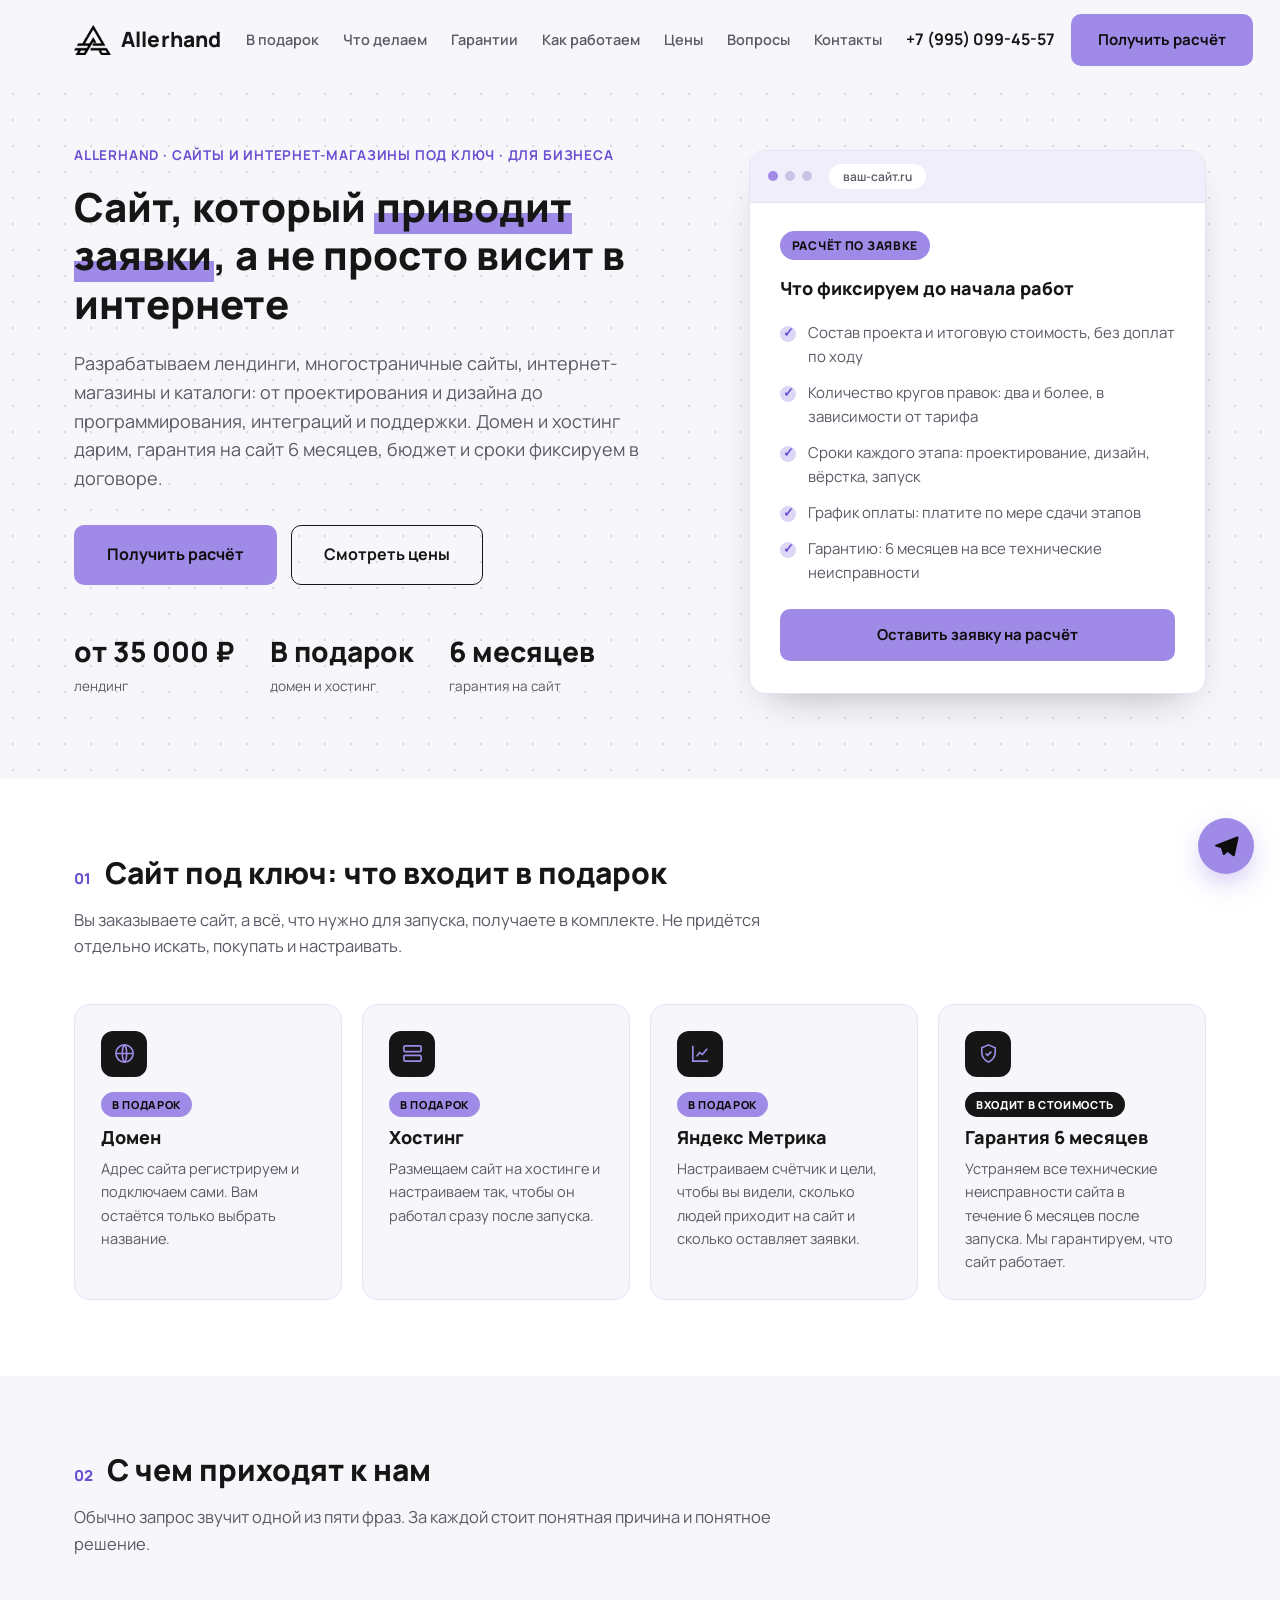
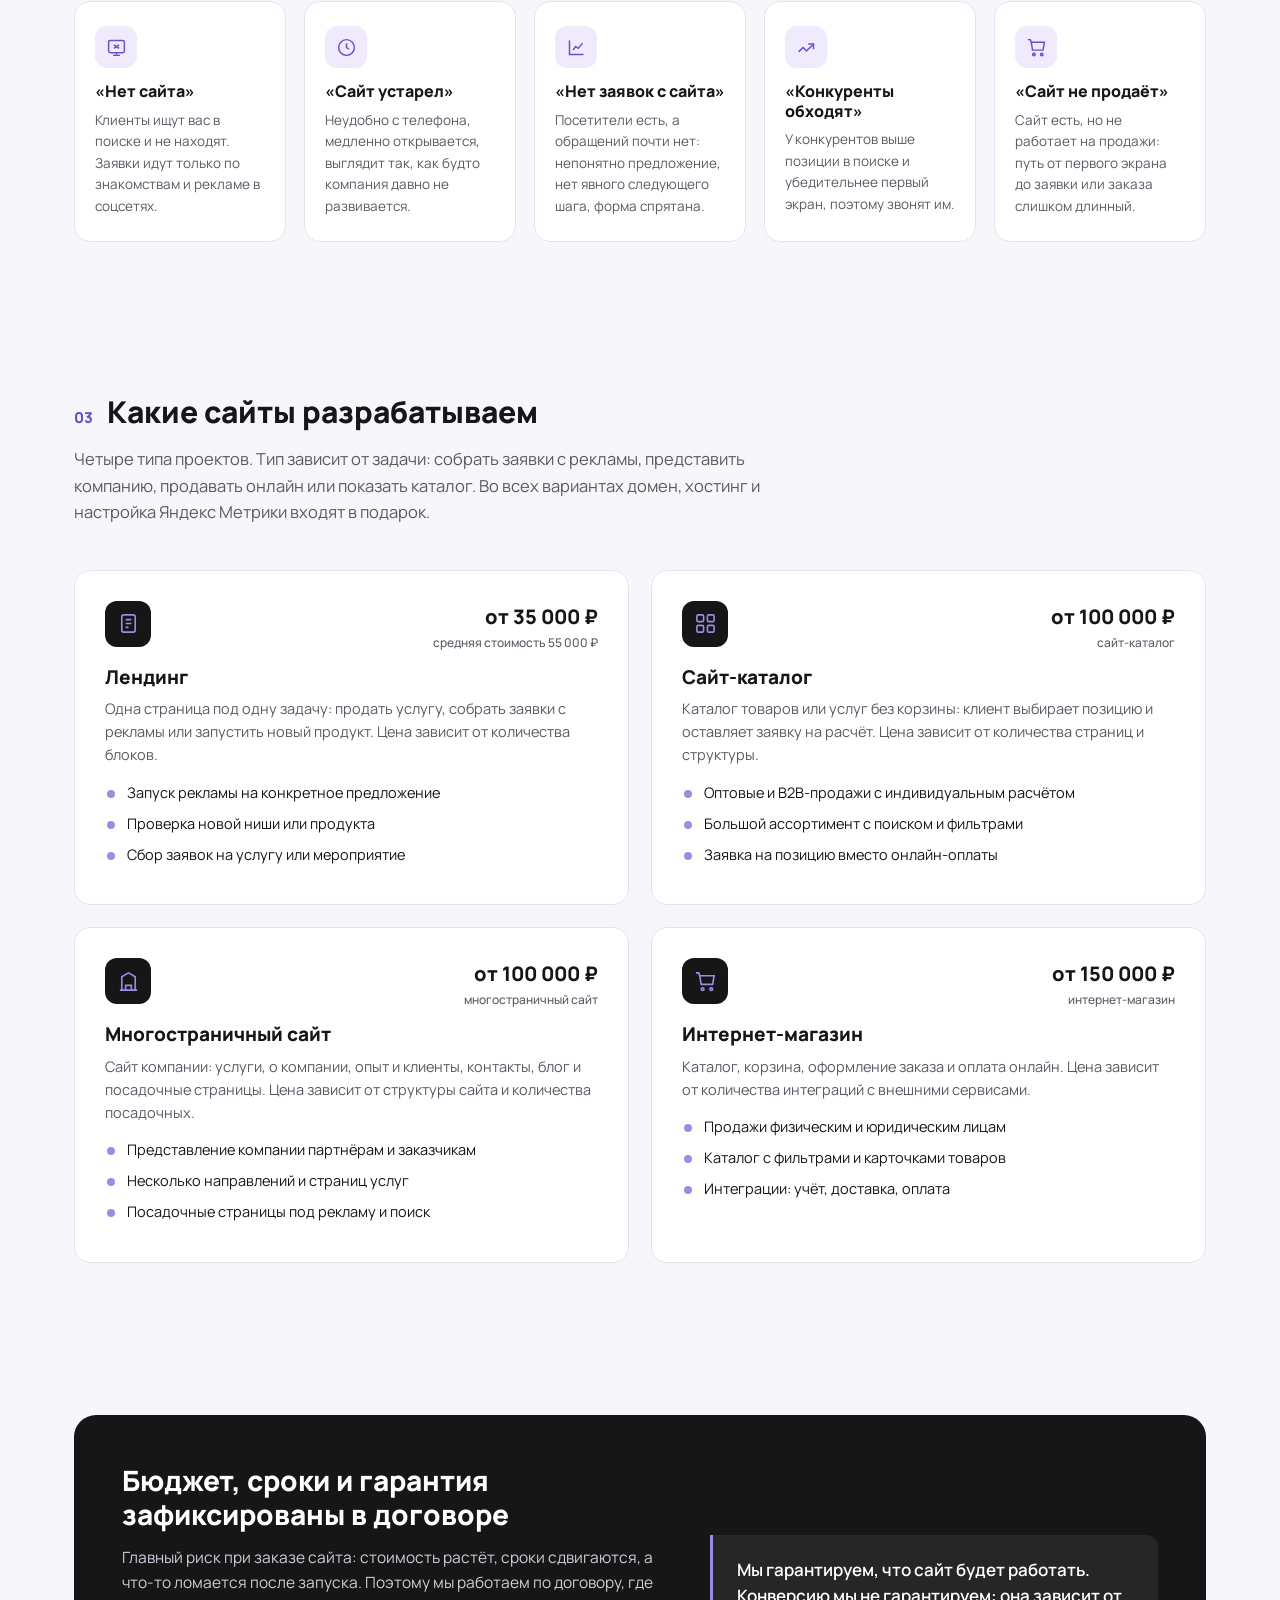
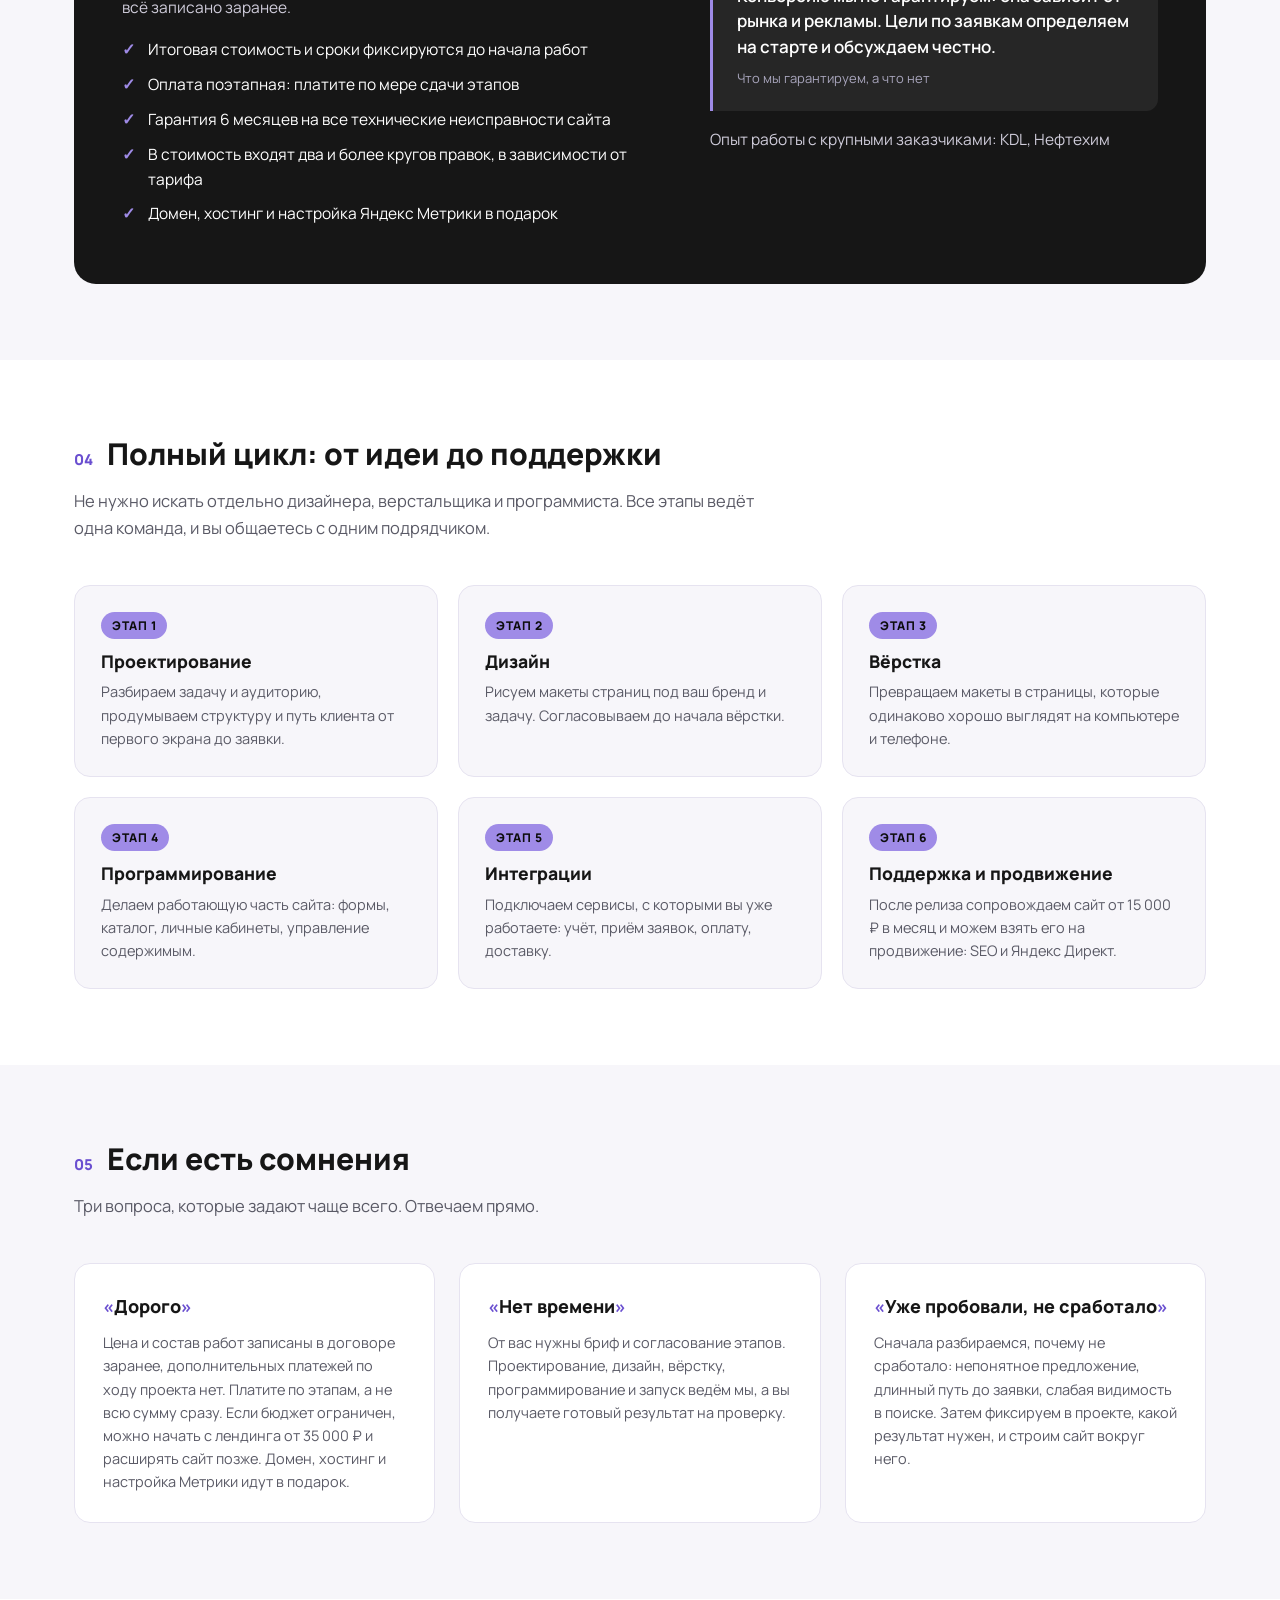
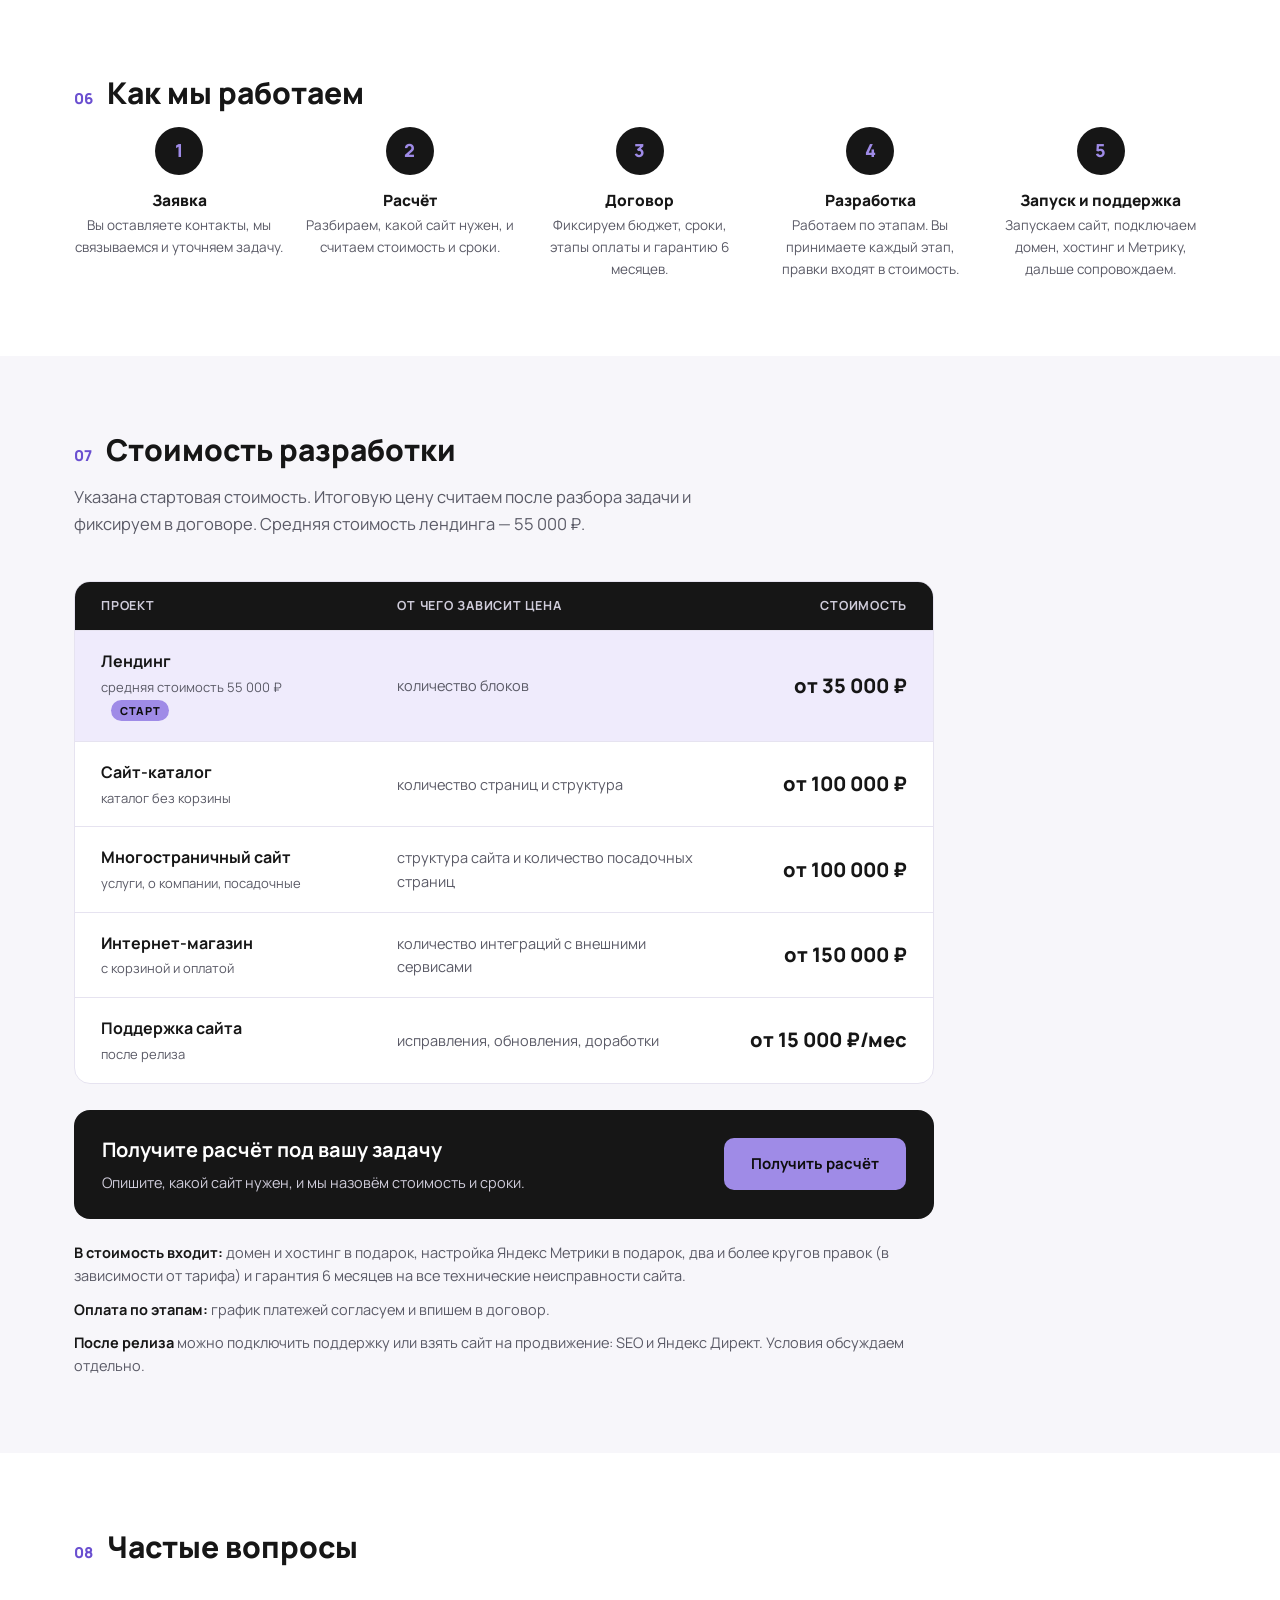
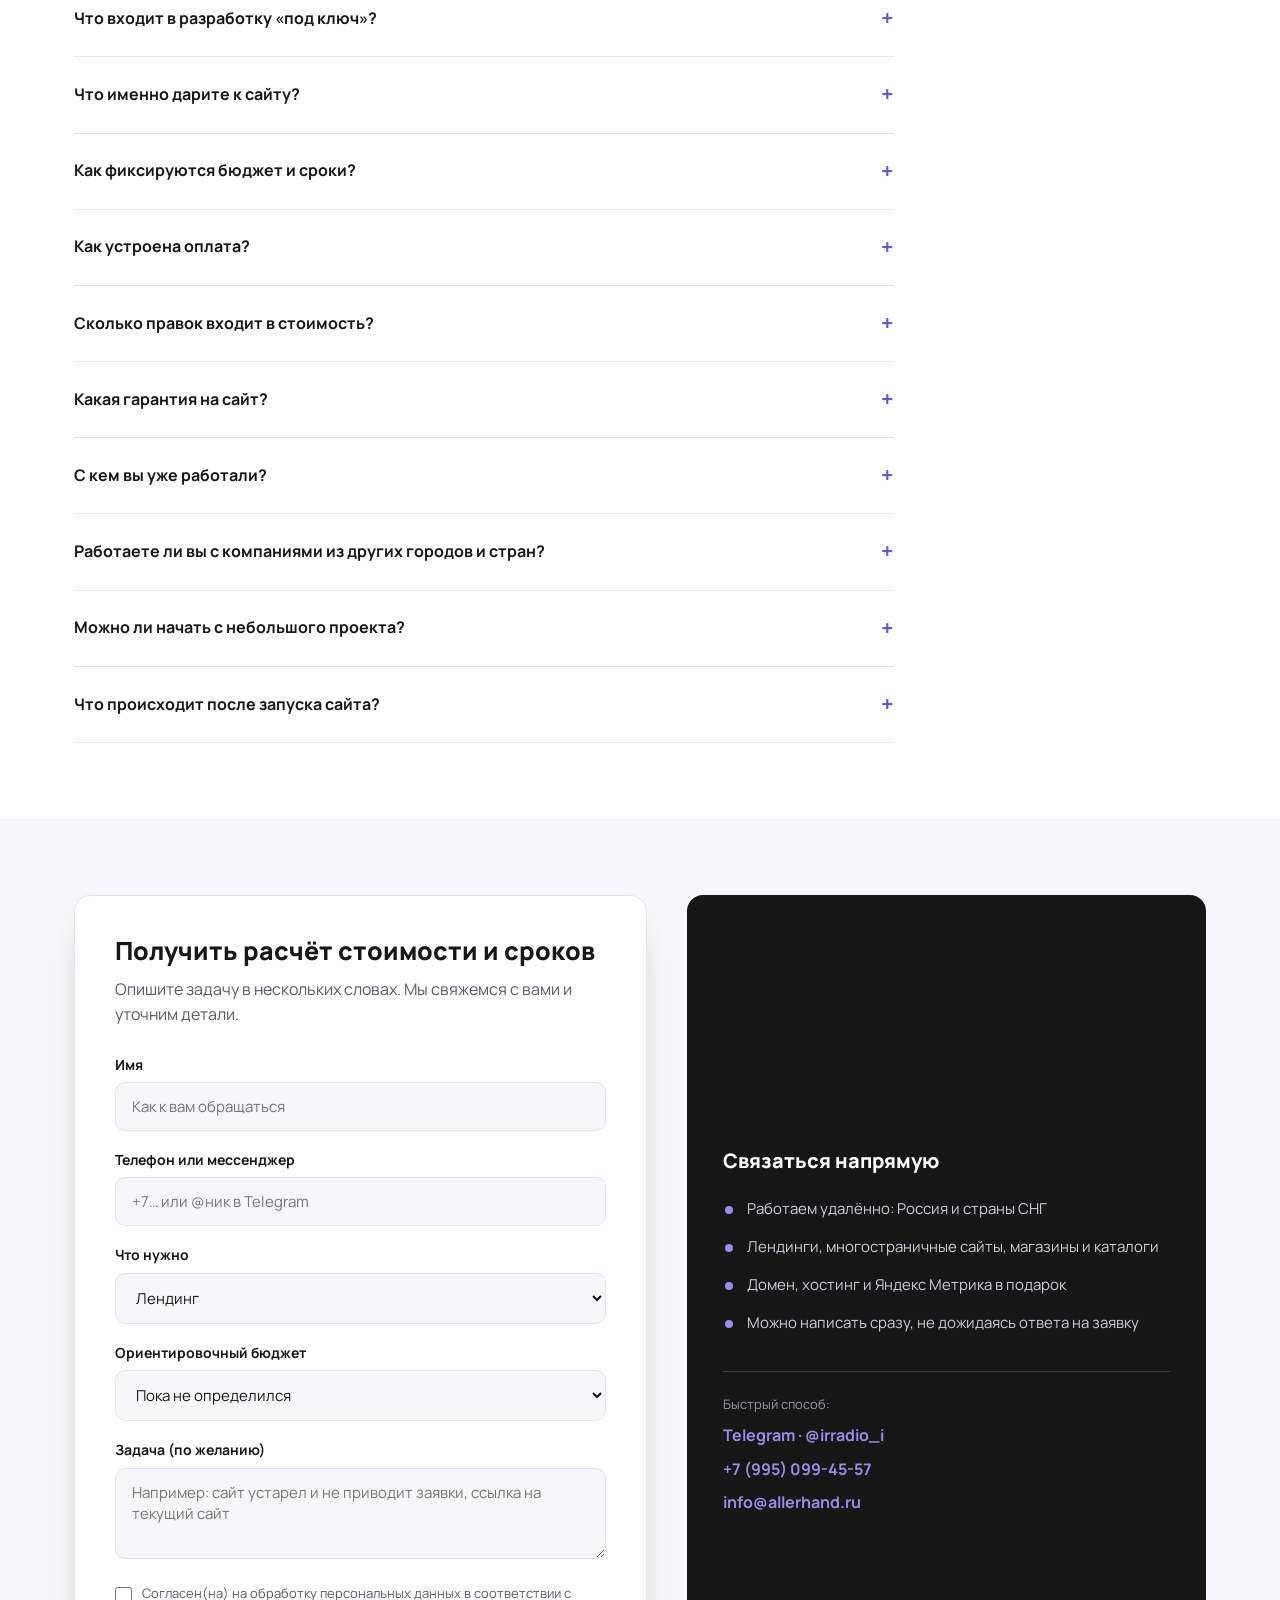
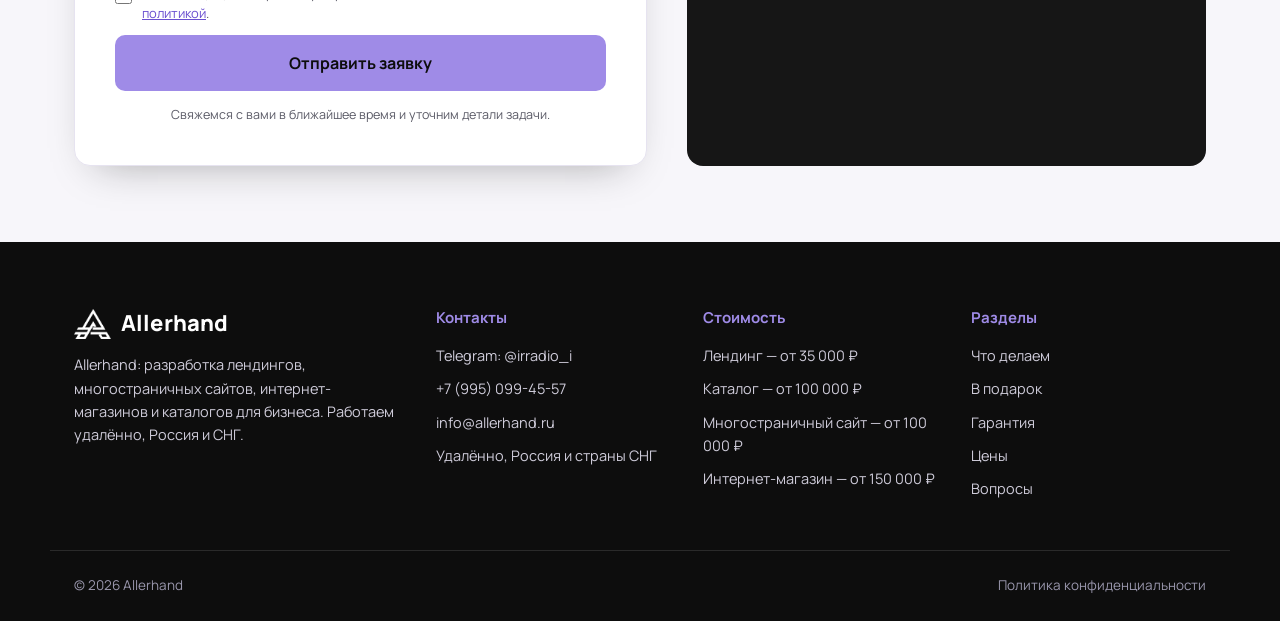
<file: index.html>
<!DOCTYPE html>
<html lang="ru">
<head>
<meta charset="UTF-8">
<meta name="viewport" content="width=device-width, initial-scale=1.0">
<title>Allerhand: разработка сайтов и интернет-магазинов под ключ</title>
<meta name="description" content="Allerhand: разработка лендингов, многостраничных сайтов, интернет-магазинов и каталогов под ключ. Домен и хостинг в подарок, гарантия 6 месяцев. Лендинг от 35 000 ₽.">
<link rel="preconnect" href="https://fonts.googleapis.com">
<link rel="preconnect" href="https://fonts.gstatic.com" crossorigin>
<link href="https://fonts.googleapis.com/css2?family=Manrope:wght@400;500;600;700;800&display=swap" rel="stylesheet">
<link rel="icon" type="image/png" href="img/favicon.png">
<link rel="stylesheet" href="styles.css">
<link rel="stylesheet" href="blog/blog.css">
<link rel="alternate" type="application/rss+xml" title="Блог" href="feed.xml">
</head>
<body>

<header class="header" id="header">
  <div class="container header__inner">
    <a href="#top" class="logo" aria-label="Allerhand">
      <img class="logo__icon" src="img/logo.png" alt="" width="34" height="28">
      Allerhand<span class="logo__suffix"> · сайты под ключ</span>
    </a>
    <nav class="nav" id="nav">
      <a href="#gifts">В подарок</a>
      <a href="#services">Что делаем</a>
      <a href="#guarantees">Гарантии</a>
      <a href="#steps">Как работаем</a>
      <a href="#prices">Цены</a>
      <a href="#faq">Вопросы</a>
      <a href="#contacts">Контакты</a>
    <!-- BLOGNAV:START --><!-- BLOGNAV:END --></nav>
    <div class="header__actions">
      <a href="tel:+79950994557" class="header__phone">+7 (995) 099-45-57</a>
      <a href="#contact" class="btn btn--accent">Получить расчёт</a>
      <button class="burger" id="burger" aria-label="Меню"><span></span><span></span><span></span></button>
    </div>
  </div>
</header>

<main id="top">

  <!-- HERO -->
  <section class="hero">
    <div class="container hero__grid">
      <div class="hero__text">
        <div class="eyebrow">Allerhand · сайты и интернет-магазины под ключ · для бизнеса</div>
        <h1>Сайт, который <em>приводит заявки</em>, а не просто висит в интернете</h1>
        <p class="hero__lead">Разрабатываем лендинги, многостраничные сайты, интернет-магазины и каталоги: от проектирования и дизайна до программирования, интеграций и поддержки. Домен и хостинг дарим, гарантия на сайт 6 месяцев, бюджет и сроки фиксируем в договоре.</p>
        <div class="hero__cta">
          <a href="#contact" class="btn btn--accent btn--lg">Получить расчёт</a>
          <a href="#prices" class="btn btn--outline btn--lg">Смотреть цены</a>
        </div>
        <div class="hero__stats">
          <div class="stat"><span class="stat__num">от 35 000 ₽</span><span class="stat__label">лендинг</span></div>
          <div class="stat"><span class="stat__num">В подарок</span><span class="stat__label">домен и хостинг</span></div>
          <div class="stat"><span class="stat__num">6 месяцев</span><span class="stat__label">гарантия на сайт</span></div>
        </div>
      </div>
      <div class="hero__card">
        <div class="hero__bar"><i></i><i></i><i></i><span>ваш-сайт.ru</span></div>
        <div class="hero__body">
          <span class="hero__badge">Расчёт по заявке</span>
          <div class="hero__card-title">Что фиксируем до начала работ</div>
          <ul class="hero__card-list">
            <li>Состав проекта и итоговую стоимость, без доплат по ходу</li>
            <li>Количество кругов правок: два и более, в зависимости от тарифа</li>
            <li>Сроки каждого этапа: проектирование, дизайн, вёрстка, запуск</li>
            <li>График оплаты: платите по мере сдачи этапов</li>
            <li>Гарантию: 6 месяцев на все технические неисправности</li>
          </ul>
          <a href="#contact" class="btn btn--accent btn--block">Оставить заявку на расчёт</a>
        </div>
      </div>
    </div>
  </section>

  <!-- В ПОДАРОК -->
  <section class="section gifts" id="gifts">
    <div class="container">
      <div class="section-head">
        <span class="section-head__num">01</span>
        <span class="section-head__title">Сайт под ключ: что входит в подарок</span>
      </div>
      <p class="section-lead">Вы заказываете сайт, а всё, что нужно для запуска, получаете в комплекте. Не придётся отдельно искать, покупать и настраивать.</p>
      <div class="gifts__grid">
        <div class="gift">
          <div class="gift__icon"><svg viewBox="0 0 24 24" fill="none" stroke="currentColor" stroke-width="1.7"><circle cx="12" cy="12" r="9"/><path d="M3 12h18M12 3c3 3 3 15 0 18M12 3c-3 3-3 15 0 18"/></svg></div>
          <span class="gift__tag">В подарок</span>
          <h3>Домен</h3>
          <p>Адрес сайта регистрируем и подключаем сами. Вам остаётся только выбрать название.</p>
        </div>
        <div class="gift">
          <div class="gift__icon"><svg viewBox="0 0 24 24" fill="none" stroke="currentColor" stroke-width="1.7"><rect x="3" y="4" width="18" height="6" rx="1.5"/><rect x="3" y="14" width="18" height="6" rx="1.5"/><path d="M7 7h.01M7 17h.01"/></svg></div>
          <span class="gift__tag">В подарок</span>
          <h3>Хостинг</h3>
          <p>Размещаем сайт на хостинге и настраиваем так, чтобы он работал сразу после запуска.</p>
        </div>
        <div class="gift">
          <div class="gift__icon"><svg viewBox="0 0 24 24" fill="none" stroke="currentColor" stroke-width="1.7"><path d="M4 4v16h16"/><path d="M8 15l3-4 3 2 5-6"/></svg></div>
          <span class="gift__tag">В подарок</span>
          <h3>Яндекс Метрика</h3>
          <p>Настраиваем счётчик и цели, чтобы вы видели, сколько людей приходит на сайт и сколько оставляет заявки.</p>
        </div>
        <div class="gift">
          <div class="gift__icon"><svg viewBox="0 0 24 24" fill="none" stroke="currentColor" stroke-width="1.7"><path d="M12 3l7 3v5c0 5-3 8-7 10-4-2-7-5-7-10V6l7-3z"/><path d="M9 12l2 2 4-4"/></svg></div>
          <span class="gift__tag gift__tag--dark">Входит в стоимость</span>
          <h3>Гарантия 6 месяцев</h3>
          <p>Устраняем все технические неисправности сайта в течение 6 месяцев после запуска. Мы гарантируем, что сайт работает.</p>
        </div>
      </div>
    </div>
  </section>

  <!-- БОЛИ -->
  <section class="section pains" id="pains">
    <div class="container">
      <div class="section-head">
        <span class="section-head__num">02</span>
        <span class="section-head__title">С чем приходят к нам</span>
      </div>
      <p class="section-lead">Обычно запрос звучит одной из пяти фраз. За каждой стоит понятная причина и понятное решение.</p>
      <div class="pains__grid">
        <div class="pain">
          <div class="pain__icon"><svg viewBox="0 0 24 24" fill="none" stroke="currentColor" stroke-width="1.7"><rect x="3" y="4" width="18" height="14" rx="2"/><path d="M8 21h8M12 18v3M9 9l6 4M15 9l-6 4"/></svg></div>
          <h3>«Нет сайта»</h3>
          <p>Клиенты ищут вас в поиске и не находят. Заявки идут только по знакомствам и рекламе в соцсетях.</p>
        </div>
        <div class="pain">
          <div class="pain__icon"><svg viewBox="0 0 24 24" fill="none" stroke="currentColor" stroke-width="1.7"><circle cx="12" cy="12" r="9"/><path d="M12 7v5l3 2"/></svg></div>
          <h3>«Сайт устарел»</h3>
          <p>Неудобно с телефона, медленно открывается, выглядит так, как будто компания давно не развивается.</p>
        </div>
        <div class="pain">
          <div class="pain__icon"><svg viewBox="0 0 24 24" fill="none" stroke="currentColor" stroke-width="1.7"><path d="M4 4v16h16"/><path d="M8 15l3-4 3 2 5-6"/></svg></div>
          <h3>«Нет заявок с сайта»</h3>
          <p>Посетители есть, а обращений почти нет: непонятно предложение, нет явного следующего шага, форма спрятана.</p>
        </div>
        <div class="pain">
          <div class="pain__icon"><svg viewBox="0 0 24 24" fill="none" stroke="currentColor" stroke-width="1.7"><path d="M3 17l5-5 4 4 8-8"/><path d="M14 8h6v6"/></svg></div>
          <h3>«Конкуренты обходят»</h3>
          <p>У конкурентов выше позиции в поиске и убедительнее первый экран, поэтому звонят им.</p>
        </div>
        <div class="pain">
          <div class="pain__icon"><svg viewBox="0 0 24 24" fill="none" stroke="currentColor" stroke-width="1.7"><path d="M6 6h15l-1.5 9h-12z"/><path d="M6 6L5 3H2"/><circle cx="9" cy="20" r="1.4"/><circle cx="18" cy="20" r="1.4"/></svg></div>
          <h3>«Сайт не продаёт»</h3>
          <p>Сайт есть, но не работает на продажи: путь от первого экрана до заявки или заказа слишком длинный.</p>
        </div>
      </div>
    </div>
  </section>

  <!-- ЧТО ДЕЛАЕМ -->
  <section class="section services" id="services">
    <div class="container">
      <div class="section-head">
        <span class="section-head__num">03</span>
        <span class="section-head__title">Какие сайты разрабатываем</span>
      </div>
      <p class="section-lead">Четыре типа проектов. Тип зависит от задачи: собрать заявки с рекламы, представить компанию, продавать онлайн или показать каталог. Во всех вариантах домен, хостинг и настройка Яндекс Метрики входят в подарок.</p>
      <div class="services__grid">
        <div class="service">
          <div class="service__top">
            <div class="service__icon"><svg viewBox="0 0 24 24" fill="none" stroke="currentColor" stroke-width="1.7"><rect x="5" y="3" width="14" height="18" rx="2"/><path d="M9 8h6M9 12h6M9 16h3"/></svg></div>
            <div class="service__price">от 35 000 ₽<small>средняя стоимость 55 000 ₽</small></div>
          </div>
          <h3>Лендинг</h3>
          <p>Одна страница под одну задачу: продать услугу, собрать заявки с рекламы или запустить новый продукт. Цена зависит от количества блоков.</p>
          <ul>
            <li>Запуск рекламы на конкретное предложение</li>
            <li>Проверка новой ниши или продукта</li>
            <li>Сбор заявок на услугу или мероприятие</li>
          </ul>
        </div>
        <div class="service">
          <div class="service__top">
            <div class="service__icon"><svg viewBox="0 0 24 24" fill="none" stroke="currentColor" stroke-width="1.7"><rect x="3" y="3" width="7" height="7" rx="1.5"/><rect x="14" y="3" width="7" height="7" rx="1.5"/><rect x="3" y="14" width="7" height="7" rx="1.5"/><rect x="14" y="14" width="7" height="7" rx="1.5"/></svg></div>
            <div class="service__price">от 100 000 ₽<small>сайт-каталог</small></div>
          </div>
          <h3>Сайт-каталог</h3>
          <p>Каталог товаров или услуг без корзины: клиент выбирает позицию и оставляет заявку на расчёт. Цена зависит от количества страниц и структуры.</p>
          <ul>
            <li>Оптовые и B2B-продажи с индивидуальным расчётом</li>
            <li>Большой ассортимент с поиском и фильтрами</li>
            <li>Заявка на позицию вместо онлайн-оплаты</li>
          </ul>
        </div>
        <div class="service">
          <div class="service__top">
            <div class="service__icon"><svg viewBox="0 0 24 24" fill="none" stroke="currentColor" stroke-width="1.7"><path d="M3 21h18M5 21V7l7-4 7 4v14"/><path d="M9 21v-5h6v5M9 10h.01M15 10h.01M9 13h.01M15 13h.01"/></svg></div>
            <div class="service__price">от 100 000 ₽<small>многостраничный сайт</small></div>
          </div>
          <h3>Многостраничный сайт</h3>
          <p>Сайт компании: услуги, о компании, опыт и клиенты, контакты, блог и посадочные страницы. Цена зависит от структуры сайта и количества посадочных.</p>
          <ul>
            <li>Представление компании партнёрам и заказчикам</li>
            <li>Несколько направлений и страниц услуг</li>
            <li>Посадочные страницы под рекламу и поиск</li>
          </ul>
        </div>
        <div class="service">
          <div class="service__top">
            <div class="service__icon"><svg viewBox="0 0 24 24" fill="none" stroke="currentColor" stroke-width="1.7"><path d="M6 6h15l-1.5 9h-12z"/><path d="M6 6L5 3H2"/><circle cx="9" cy="20" r="1.4"/><circle cx="18" cy="20" r="1.4"/></svg></div>
            <div class="service__price">от 150 000 ₽<small>интернет-магазин</small></div>
          </div>
          <h3>Интернет-магазин</h3>
          <p>Каталог, корзина, оформление заказа и оплата онлайн. Цена зависит от количества интеграций с внешними сервисами.</p>
          <ul>
            <li>Продажи физическим и юридическим лицам</li>
            <li>Каталог с фильтрами и карточками товаров</li>
            <li>Интеграции: учёт, доставка, оплата</li>
          </ul>
        </div>
      </div>
    </div>
  </section>

  <!-- ГАРАНТИИ -->
  <section class="section why" id="guarantees">
    <div class="container">
      <div class="why__box">
        <div>
          <h2>Бюджет, сроки и гарантия зафиксированы в договоре</h2>
          <p>Главный риск при заказе сайта: стоимость растёт, сроки сдвигаются, а что-то ломается после запуска. Поэтому мы работаем по договору, где всё записано заранее.</p>
          <ul class="why__list">
            <li>Итоговая стоимость и сроки фиксируются до начала работ</li>
            <li>Оплата поэтапная: платите по мере сдачи этапов</li>
            <li>Гарантия 6 месяцев на все технические неисправности сайта</li>
            <li>В стоимость входят два и более кругов правок, в зависимости от тарифа</li>
            <li>Домен, хостинг и настройка Яндекс Метрики в подарок</li>
          </ul>
        </div>
        <div>
          <div class="why__quote">
            Мы гарантируем, что сайт будет работать. Конверсию мы не гарантируем: она зависит от рынка и рекламы. Цели по заявкам определяем на старте и обсуждаем честно.
            <small>Что мы гарантируем, а что нет</small>
          </div>
          <p class="why__clients">Опыт работы с крупными заказчиками: KDL, Нефтехим</p>
        </div>
      </div>
    </div>
  </section>

  <!-- ПОЛНЫЙ ЦИКЛ -->
  <section class="section cycle" id="cycle">
    <div class="container">
      <div class="section-head">
        <span class="section-head__num">04</span>
        <span class="section-head__title">Полный цикл: от идеи до поддержки</span>
      </div>
      <p class="section-lead">Не нужно искать отдельно дизайнера, верстальщика и программиста. Все этапы ведёт одна команда, и вы общаетесь с одним подрядчиком.</p>
      <div class="cycle__grid">
        <div class="cycle__item">
          <b>Этап 1</b>
          <h3>Проектирование</h3>
          <p>Разбираем задачу и аудиторию, продумываем структуру и путь клиента от первого экрана до заявки.</p>
        </div>
        <div class="cycle__item">
          <b>Этап 2</b>
          <h3>Дизайн</h3>
          <p>Рисуем макеты страниц под ваш бренд и задачу. Согласовываем до начала вёрстки.</p>
        </div>
        <div class="cycle__item">
          <b>Этап 3</b>
          <h3>Вёрстка</h3>
          <p>Превращаем макеты в страницы, которые одинаково хорошо выглядят на компьютере и телефоне.</p>
        </div>
        <div class="cycle__item">
          <b>Этап 4</b>
          <h3>Программирование</h3>
          <p>Делаем работающую часть сайта: формы, каталог, личные кабинеты, управление содержимым.</p>
        </div>
        <div class="cycle__item">
          <b>Этап 5</b>
          <h3>Интеграции</h3>
          <p>Подключаем сервисы, с которыми вы уже работаете: учёт, приём заявок, оплату, доставку.</p>
        </div>
        <div class="cycle__item">
          <b>Этап 6</b>
          <h3>Поддержка и продвижение</h3>
          <p>После релиза сопровождаем сайт от 15 000 ₽ в месяц и можем взять его на продвижение: SEO и Яндекс Директ.</p>
        </div>
      </div>
    </div>
  </section>

  <!-- ВОЗРАЖЕНИЯ -->
  <section class="section doubts" id="doubts">
    <div class="container">
      <div class="section-head">
        <span class="section-head__num">05</span>
        <span class="section-head__title">Если есть сомнения</span>
      </div>
      <p class="section-lead">Три вопроса, которые задают чаще всего. Отвечаем прямо.</p>
      <div class="doubts__grid">
        <div class="doubt">
          <div class="doubt__q">Дорого</div>
          <p>Цена и состав работ записаны в договоре заранее, дополнительных платежей по ходу проекта нет. Платите по этапам, а не всю сумму сразу. Если бюджет ограничен, можно начать с лендинга от 35 000 ₽ и расширять сайт позже. Домен, хостинг и настройка Метрики идут в подарок.</p>
        </div>
        <div class="doubt">
          <div class="doubt__q">Нет времени</div>
          <p>От вас нужны бриф и согласование этапов. Проектирование, дизайн, вёрстку, программирование и запуск ведём мы, а вы получаете готовый результат на проверку.</p>
        </div>
        <div class="doubt">
          <div class="doubt__q">Уже пробовали, не сработало</div>
          <p>Сначала разбираемся, почему не сработало: непонятное предложение, длинный путь до заявки, слабая видимость в поиске. Затем фиксируем в проекте, какой результат нужен, и строим сайт вокруг него.</p>
        </div>
      </div>
    </div>
  </section>

  <!-- ПРОЦЕСС -->
  <section class="section steps" id="steps">
    <div class="container">
      <div class="section-head">
        <span class="section-head__num">06</span>
        <span class="section-head__title">Как мы работаем</span>
      </div>
      <div class="steps__grid">
        <div class="step">
          <span class="step__num">1</span>
          <h3>Заявка</h3>
          <p>Вы оставляете контакты, мы связываемся и уточняем задачу.</p>
        </div>
        <div class="step">
          <span class="step__num">2</span>
          <h3>Расчёт</h3>
          <p>Разбираем, какой сайт нужен, и считаем стоимость и сроки.</p>
        </div>
        <div class="step">
          <span class="step__num">3</span>
          <h3>Договор</h3>
          <p>Фиксируем бюджет, сроки, этапы оплаты и гарантию 6 месяцев.</p>
        </div>
        <div class="step">
          <span class="step__num">4</span>
          <h3>Разработка</h3>
          <p>Работаем по этапам. Вы принимаете каждый этап, правки входят в стоимость.</p>
        </div>
        <div class="step">
          <span class="step__num">5</span>
          <h3>Запуск и поддержка</h3>
          <p>Запускаем сайт, подключаем домен, хостинг и Метрику, дальше сопровождаем.</p>
        </div>
      </div>
    </div>
  </section>

  <!-- ЦЕНЫ -->
  <section class="section prices" id="prices">
    <div class="container">
      <div class="section-head">
        <span class="section-head__num">07</span>
        <span class="section-head__title">Стоимость разработки</span>
      </div>
      <p class="section-lead">Указана стартовая стоимость. Итоговую цену считаем после разбора задачи и фиксируем в договоре. Средняя стоимость лендинга — 55 000 ₽.</p>
      <div class="prices__table">
        <div class="price-row price-row--head"><span>Проект</span><span>От чего зависит цена</span><span style="text-align:right">Стоимость</span></div>
        <div class="price-row price-row--hit"><div class="price-row__name">Лендинг<small>средняя стоимость 55 000 ₽</small></div><div class="price-row__each">количество блоков</div><div class="price-row__sum">от 35 000 ₽</div></div>
        <div class="price-row"><div class="price-row__name">Сайт-каталог<small>каталог без корзины</small></div><div class="price-row__each">количество страниц и структура</div><div class="price-row__sum">от 100 000 ₽</div></div>
        <div class="price-row"><div class="price-row__name">Многостраничный сайт<small>услуги, о компании, посадочные</small></div><div class="price-row__each">структура сайта и количество посадочных страниц</div><div class="price-row__sum">от 100 000 ₽</div></div>
        <div class="price-row"><div class="price-row__name">Интернет-магазин<small>с корзиной и оплатой</small></div><div class="price-row__each">количество интеграций с внешними сервисами</div><div class="price-row__sum">от 150 000 ₽</div></div>
        <div class="price-row"><div class="price-row__name">Поддержка сайта<small>после релиза</small></div><div class="price-row__each">исправления, обновления, доработки</div><div class="price-row__sum">от 15 000 ₽/мес</div></div>
      </div>
      <div class="promo">
        <div>
          <b>Получите расчёт под вашу задачу</b>
          <span>Опишите, какой сайт нужен, и мы назовём стоимость и сроки.</span>
        </div>
        <a href="#contact" class="btn btn--accent">Получить расчёт</a>
      </div>
      <div class="prices__notes">
        <p><b>В стоимость входит:</b> домен и хостинг в подарок, настройка Яндекс Метрики в подарок, два и более кругов правок (в зависимости от тарифа) и гарантия 6 месяцев на все технические неисправности сайта.</p>
        <p><b>Оплата по этапам:</b> график платежей согласуем и впишем в договор.</p>
        <p><b>После релиза</b> можно подключить поддержку или взять сайт на продвижение: SEO и Яндекс Директ. Условия обсуждаем отдельно.</p>
      </div>
    </div>
  </section>

  <!-- FAQ -->
  <section class="section faq" id="faq">
    <div class="container">
      <div class="section-head">
        <span class="section-head__num">08</span>
        <span class="section-head__title">Частые вопросы</span>
      </div>
      <div class="faq__list">
        <details class="faq__item">
          <summary>Что входит в разработку «под ключ»?</summary>
          <p>Проектирование, дизайн, вёрстка, программирование и интеграции. Домен, хостинг и настройку Яндекс Метрики мы дарим. После запуска можно подключить поддержку или продвижение. Вам не нужно искать отдельных исполнителей и согласовывать их работу между собой.</p>
        </details>
        <details class="faq__item">
          <summary>Что именно дарите к сайту?</summary>
          <p>Домен, хостинг и настройку Яндекс Метрики: счётчик и цели, чтобы вы видели посетителей и заявки. Всё это входит в разработку сайта под ключ.</p>
        </details>
        <details class="faq__item">
          <summary>Как фиксируются бюджет и сроки?</summary>
          <p>Мы записываем их в договоре до начала работ: состав проекта, стоимость, сроки этапов. Если задача меняется по вашей инициативе, изменения согласуем отдельно и письменно.</p>
        </details>
        <details class="faq__item">
          <summary>Как устроена оплата?</summary>
          <p>Оплата поэтапная: вы платите по мере сдачи этапов работ. График платежей обсуждаем при расчёте и вписываем в договор.</p>
        </details>
        <details class="faq__item">
          <summary>Сколько правок входит в стоимость?</summary>
          <p>Два и более кругов правок, в зависимости от тарифа. Правки собираем одним списком по каждому этапу, так проект идёт быстрее и без путаницы.</p>
        </details>
        <details class="faq__item">
          <summary>Какая гарантия на сайт?</summary>
          <p>Гарантия на сайт — 6 месяцев на все технические неисправности. Мы гарантируем, что сайт будет работать. Конверсию и количество заявок мы не гарантируем: они зависят от рынка, рекламы и спроса. Цели по заявкам определяем на старте и обсуждаем честно.</p>
        </details>
        <details class="faq__item">
          <summary>С кем вы уже работали?</summary>
          <p>Есть опыт с крупными заказчиками, среди них KDL и Нефтехим. Подробности проектов обсуждаем в личной переписке.</p>
        </details>
        <details class="faq__item">
          <summary>Работаете ли вы с компаниями из других городов и стран?</summary>
          <p>Да. Мы работаем удалённо с компаниями из России и стран СНГ. Все согласования проходят онлайн.</p>
        </details>
        <details class="faq__item">
          <summary>Можно ли начать с небольшого проекта?</summary>
          <p>Да. Можно начать с лендинга от 35 000 ₽, проверить, как он работает, и позже расширить проект до полноценного сайта или магазина.</p>
        </details>
        <details class="faq__item">
          <summary>Что происходит после запуска сайта?</summary>
          <p>Можно подключить поддержку от 15 000 ₽ в месяц: исправления, обновления и доработки. А ещё после релиза мы можем взять сайт на продвижение: SEO и Яндекс Директ, чтобы он приводил заявки.</p>
        </details>
      </div>
    </div>
  </section>

  <!-- ФОРМА + КОНТАКТЫ -->
  <section class="section form-section" id="contact">
    <div class="container form-section__grid">
      <div class="form">
        <h2>Получить расчёт стоимости и сроков</h2>
        <p class="form__lead">Опишите задачу в нескольких словах. Мы свяжемся с вами и уточним детали.</p>
        <form id="leadForm">
          <input type="text" name="_gotcha" style="display:none" tabindex="-1" autocomplete="off">
          <div class="form__row">
            <label for="f-name">Имя</label>
            <input type="text" id="f-name" name="name" placeholder="Как к вам обращаться" required>
          </div>
          <div class="form__row">
            <label for="f-contact">Телефон или мессенджер</label>
            <input type="text" id="f-contact" name="contact" placeholder="+7… или @ник в Telegram" required>
          </div>
          <div class="form__row">
            <label for="f-type">Что нужно</label>
            <select id="f-type" name="project_type">
              <option>Лендинг</option>
              <option>Многостраничный сайт</option>
              <option>Интернет-магазин</option>
              <option>Сайт-каталог</option>
              <option>Поддержка существующего сайта</option>
              <option>Пока не знаю, нужна консультация</option>
            </select>
          </div>
          <div class="form__row">
            <label for="f-budget">Ориентировочный бюджет</label>
            <select id="f-budget" name="budget">
              <option>До 50 000 ₽</option>
              <option>50 000 – 100 000 ₽</option>
              <option>100 000 – 200 000 ₽</option>
              <option>Более 200 000 ₽</option>
              <option selected>Пока не определился</option>
            </select>
          </div>
          <div class="form__row">
            <label for="f-comment">Задача (по желанию)</label>
            <textarea id="f-comment" name="comment" rows="3" placeholder="Например: сайт устарел и не приводит заявки, ссылка на текущий сайт"></textarea>
          </div>
          <label class="consent"><input type="checkbox" name="consent_pd" value="yes" required> <span>Согласен(на) на обработку персональных данных в соответствии с <a href="privacy.html" target="_blank">политикой</a>.</span></label>
          <button type="submit" class="btn btn--accent btn--block btn--lg">Отправить заявку</button>
          <p class="form__hint">Свяжемся с вами в ближайшее время и уточним детали задачи.</p>
        </form>
      </div>
      <div class="coverage">
        <div class="coverage__title">Связаться напрямую</div>
        <ul class="coverage__list">
          <li>Работаем удалённо: Россия и страны СНГ</li>
          <li>Лендинги, многостраничные сайты, магазины и каталоги</li>
          <li>Домен, хостинг и Яндекс Метрика в подарок</li>
          <li>Можно написать сразу, не дожидаясь ответа на заявку</li>
        </ul>
        <div class="coverage__contact">
          <span>Быстрый способ:</span>
          <a href="https://t.me/irradio_i" target="_blank" rel="noopener">Telegram · @irradio_i</a>
          <a href="tel:+79950994557">+7 (995) 099-45-57</a>
          <a href="mailto:info@allerhand.ru">info@allerhand.ru</a>
        </div>
      </div>
    </div>
  </section>

<!-- BLOG:START --><!-- BLOG:END -->
</main>

<!-- КОНТАКТЫ / FOOTER -->
<footer class="footer" id="contacts">
  <div class="container footer__grid">
    <div class="footer__col">
      <div class="logo logo--footer"><img class="logo__icon" src="img/logo-white.png" alt="" width="34" height="28">Allerhand</div>
      <p>Allerhand: разработка лендингов, многостраничных сайтов, интернет-магазинов и каталогов для бизнеса. Работаем удалённо, Россия и СНГ.</p>
    </div>
    <div class="footer__col">
      <div class="footer__title">Контакты</div>
      <a href="https://t.me/irradio_i" target="_blank" rel="noopener">Telegram: @irradio_i</a>
      <a href="tel:+79950994557">+7 (995) 099-45-57</a>
      <a href="mailto:info@allerhand.ru">info@allerhand.ru</a>
      <p>Удалённо, Россия и страны СНГ</p>
    </div>
    <div class="footer__col">
      <div class="footer__title">Стоимость</div>
      <p>Лендинг — от 35 000 ₽</p>
      <p>Каталог — от 100 000 ₽</p>
      <p>Многостраничный сайт — от 100 000 ₽</p>
      <p>Интернет-магазин — от 150 000 ₽</p>
    </div>
    <div class="footer__col">
      <div class="footer__title">Разделы</div>
      <a href="#services">Что делаем</a>
      <a href="#gifts">В подарок</a>
      <a href="#guarantees">Гарантия</a>
      <a href="#prices">Цены</a>
      <a href="#faq">Вопросы</a>
    </div>
  </div>
  <div class="container footer__bottom">
    <span>© <span id="year"></span> Allerhand</span>
    <a href="privacy.html">Политика конфиденциальности</a>
  </div>
</footer>

<a href="https://t.me/irradio_i" target="_blank" rel="noopener" class="fab" aria-label="Написать в Telegram">
  <svg viewBox="0 0 24 24" fill="currentColor"><path d="M21.5 3.5L2.7 10.9c-1.2.5-1.2 1.2-.2 1.5l4.8 1.5 1.8 5.6c.2.6.4.8.9.8.5 0 .7-.2 1-.5l2.4-2.3 5 3.7c.9.5 1.6.2 1.8-.9l3.3-15.5c.3-1.3-.5-1.9-1.4-1.5z"/></svg>
</a>

<script src="script.js"></script>
</body>
</html>
</file>
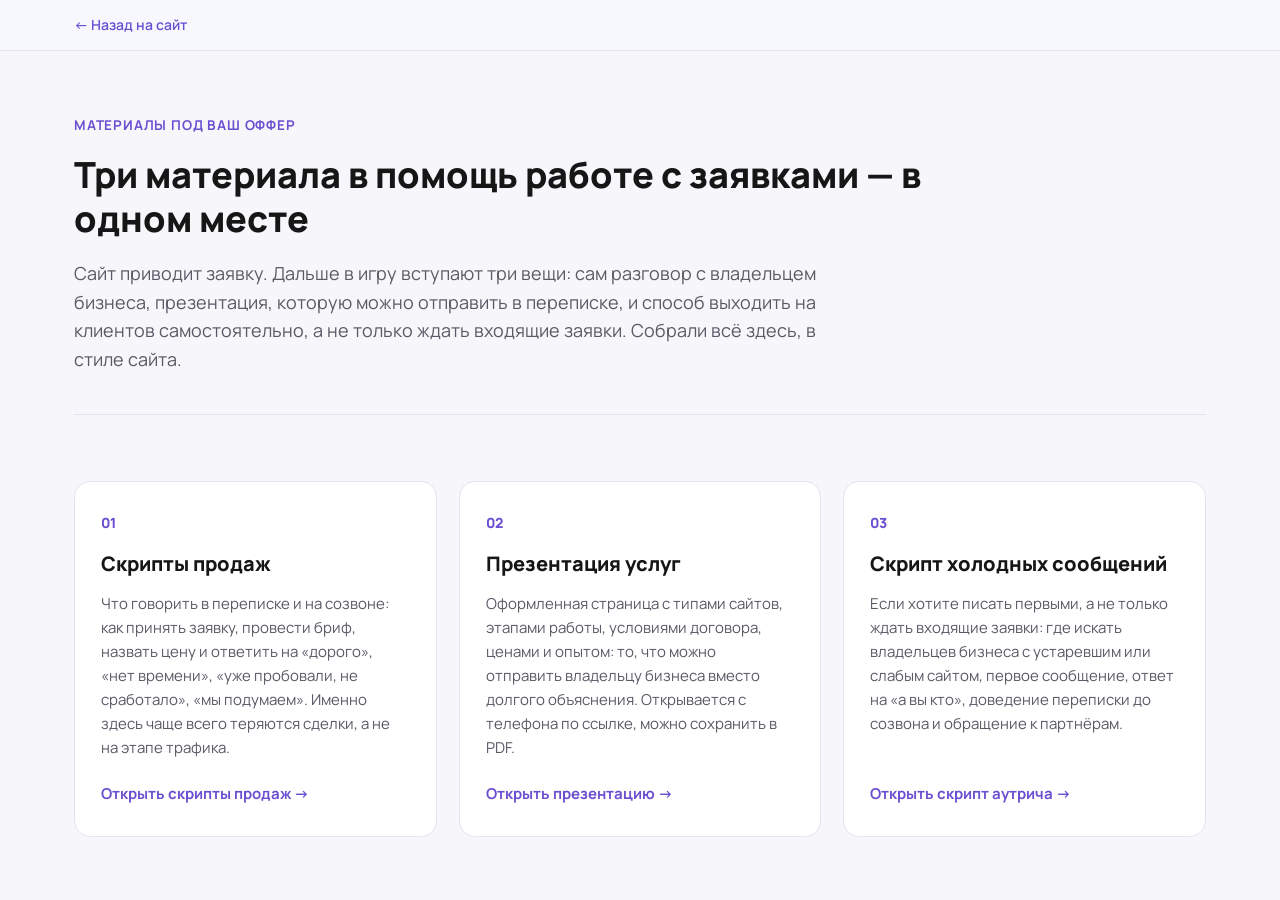
<file: materials.html>
<!DOCTYPE html>
<html lang="ru">
<head>
<meta charset="UTF-8">
<meta name="viewport" content="width=device-width, initial-scale=1.0">
<title>Материалы для работы с заявками — Allerhand</title>
<meta name="description" content="Скрипты продаж, презентация и скрипт холодных сообщений для работы с заявками на разработку сайтов.">
<meta name="robots" content="noindex">
<link rel="preconnect" href="https://fonts.googleapis.com">
<link rel="preconnect" href="https://fonts.gstatic.com" crossorigin>
<link href="https://fonts.googleapis.com/css2?family=Manrope:wght@400;500;600;700;800&display=swap" rel="stylesheet">
<link rel="icon" type="image/png" href="img/favicon.png">
<link rel="stylesheet" href="styles.css">
<link rel="stylesheet" href="materials.css">
</head>
<body>

<div class="doc-bar">
  <div class="doc-bar__inner">
    <a href="index.html" class="doc-bar__back">← <span>Назад на сайт</span></a>
  </div>
</div>

<div class="container">

  <section class="doc-hero">
    <p class="eyebrow">Материалы под ваш оффер</p>
    <h1>Три материала в помощь работе с заявками — в одном месте</h1>
    <p class="doc-hero__lead">Сайт приводит заявку. Дальше в игру вступают три вещи: сам разговор с владельцем бизнеса, презентация, которую можно отправить в переписке, и способ выходить на клиентов самостоятельно, а не только ждать входящие заявки. Собрали всё здесь, в стиле сайта.</p>
  </section>

  <section class="doc-section">
    <div class="hub-grid">

      <div class="hub-card">
        <span class="hub-card__num">01</span>
        <p class="hub-card__title">Скрипты продаж</p>
        <p class="hub-card__lead">Что говорить в переписке и на созвоне: как принять заявку, провести бриф, назвать цену и ответить на «дорого», «нет времени», «уже пробовали, не сработало», «мы подумаем». Именно здесь чаще всего теряются сделки, а не на этапе трафика.</p>
        <a href="scripts.html" class="hub-card__link">Открыть скрипты продаж →</a>
      </div>

      <div class="hub-card">
        <span class="hub-card__num">02</span>
        <p class="hub-card__title">Презентация услуг</p>
        <p class="hub-card__lead">Оформленная страница с типами сайтов, этапами работы, условиями договора, ценами и опытом: то, что можно отправить владельцу бизнеса вместо долгого объяснения. Открывается с телефона по ссылке, можно сохранить в PDF.</p>
        <a href="presentation.html" class="hub-card__link">Открыть презентацию →</a>
      </div>

      <div class="hub-card">
        <span class="hub-card__num">03</span>
        <p class="hub-card__title">Скрипт холодных сообщений</p>
        <p class="hub-card__lead">Если хотите писать первыми, а не только ждать входящие заявки: где искать владельцев бизнеса с устаревшим или слабым сайтом, первое сообщение, ответ на «а вы кто», доведение переписки до созвона и обращение к партнёрам.</p>
        <a href="outreach.html" class="hub-card__link">Открыть скрипт аутрича →</a>
      </div>

    </div>
  </section>

</div>

</body>
</html>
</file>
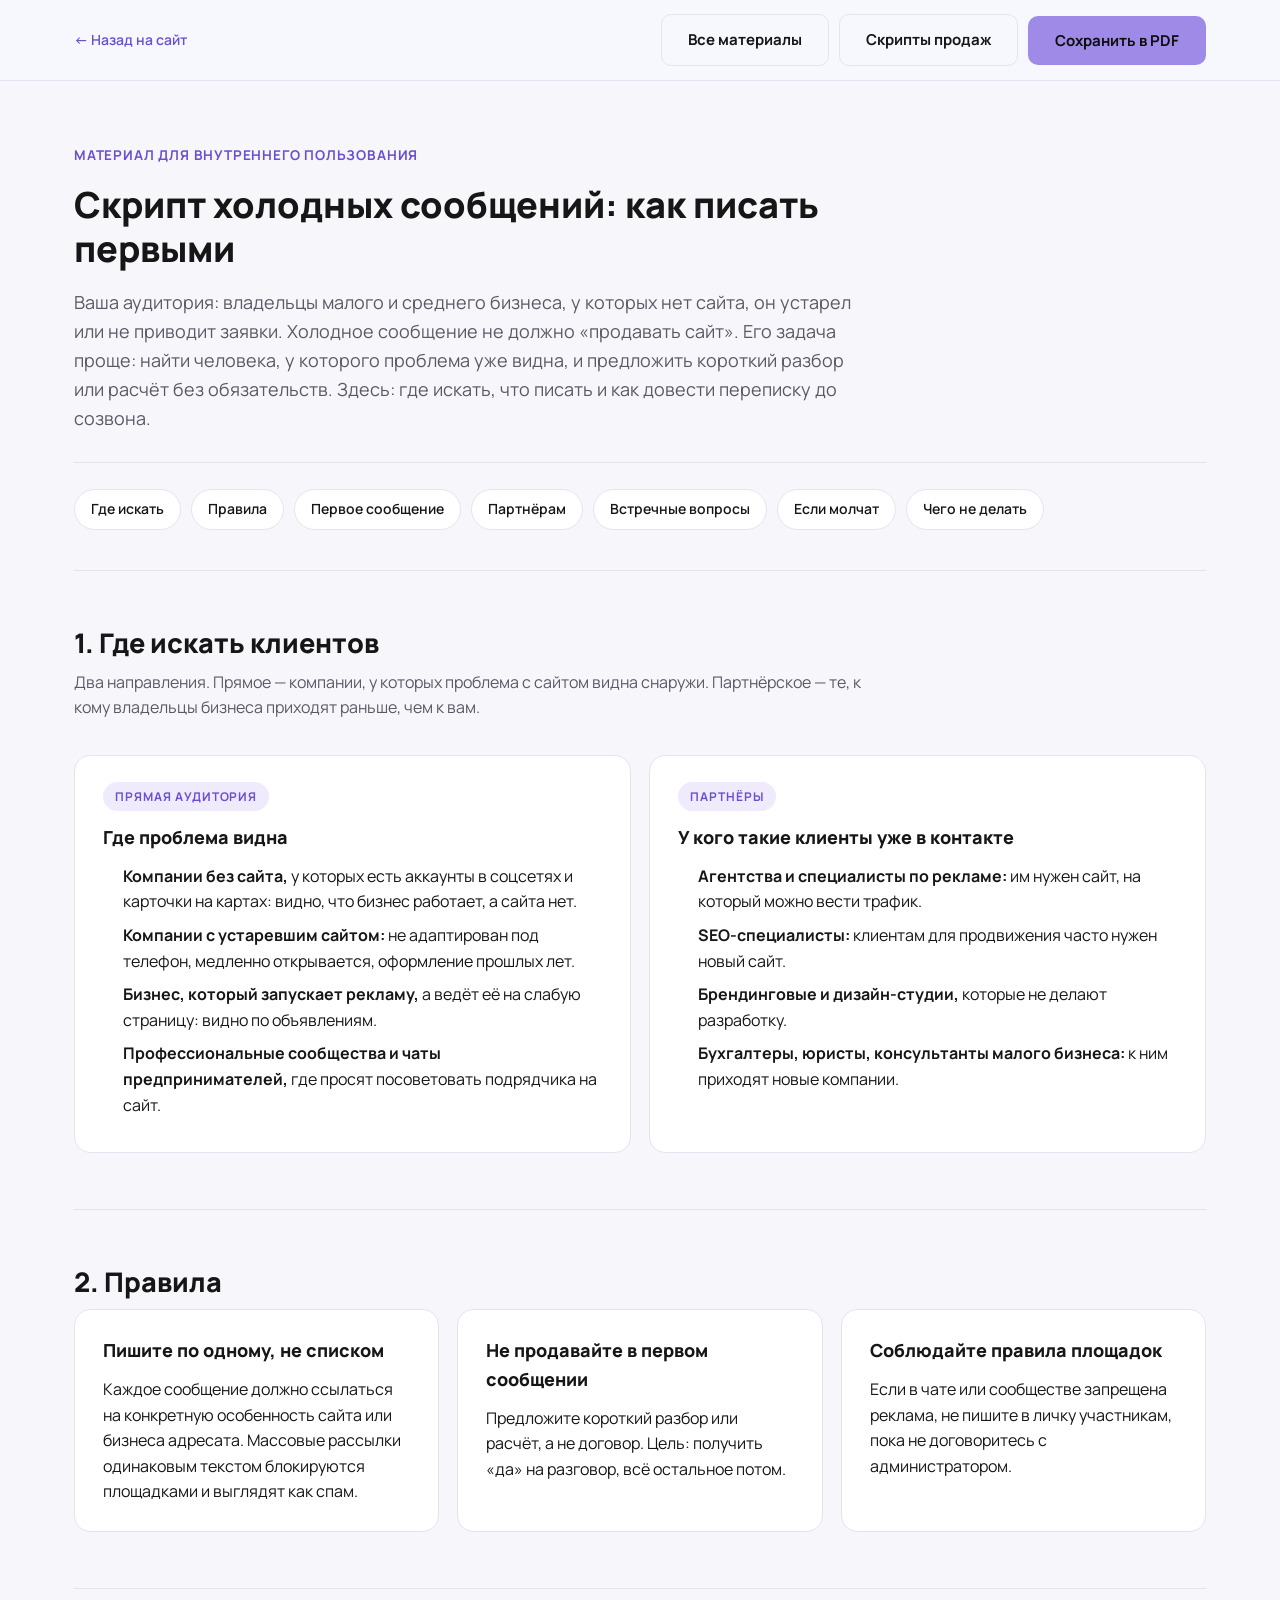
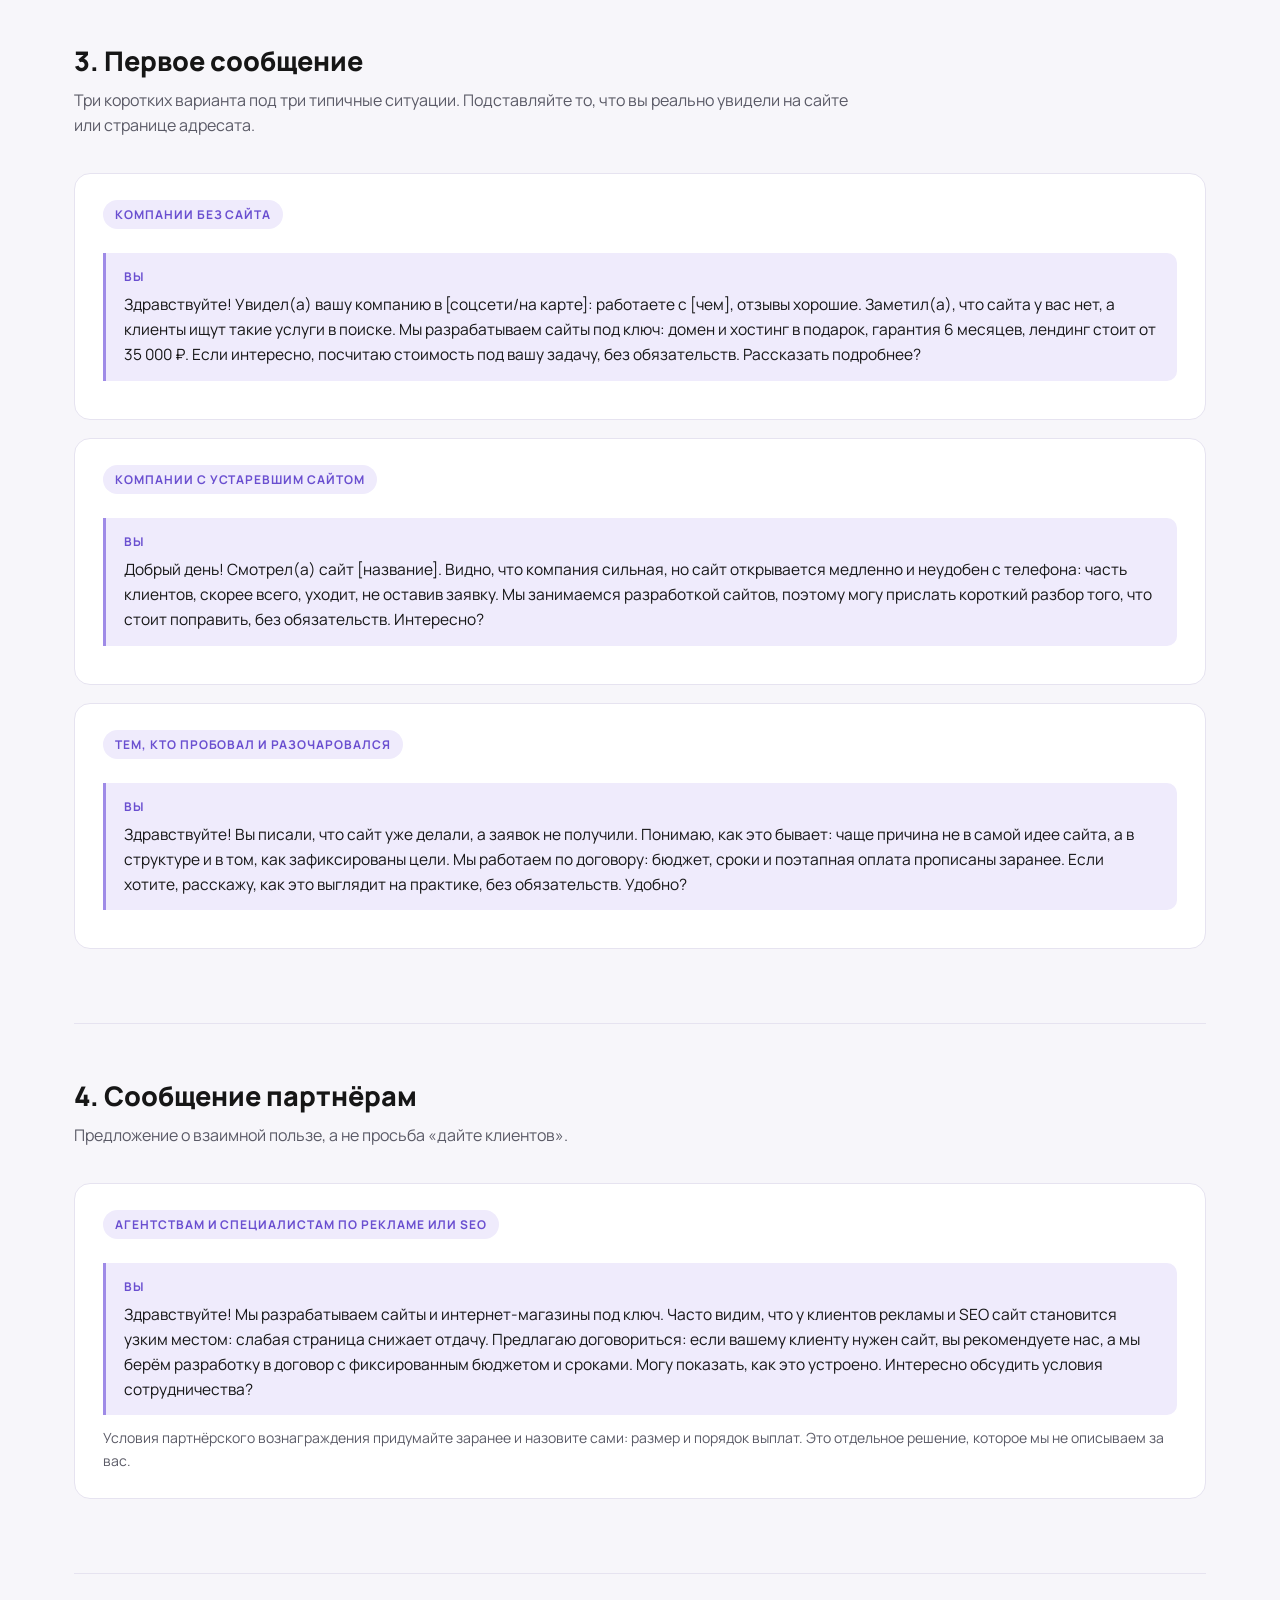
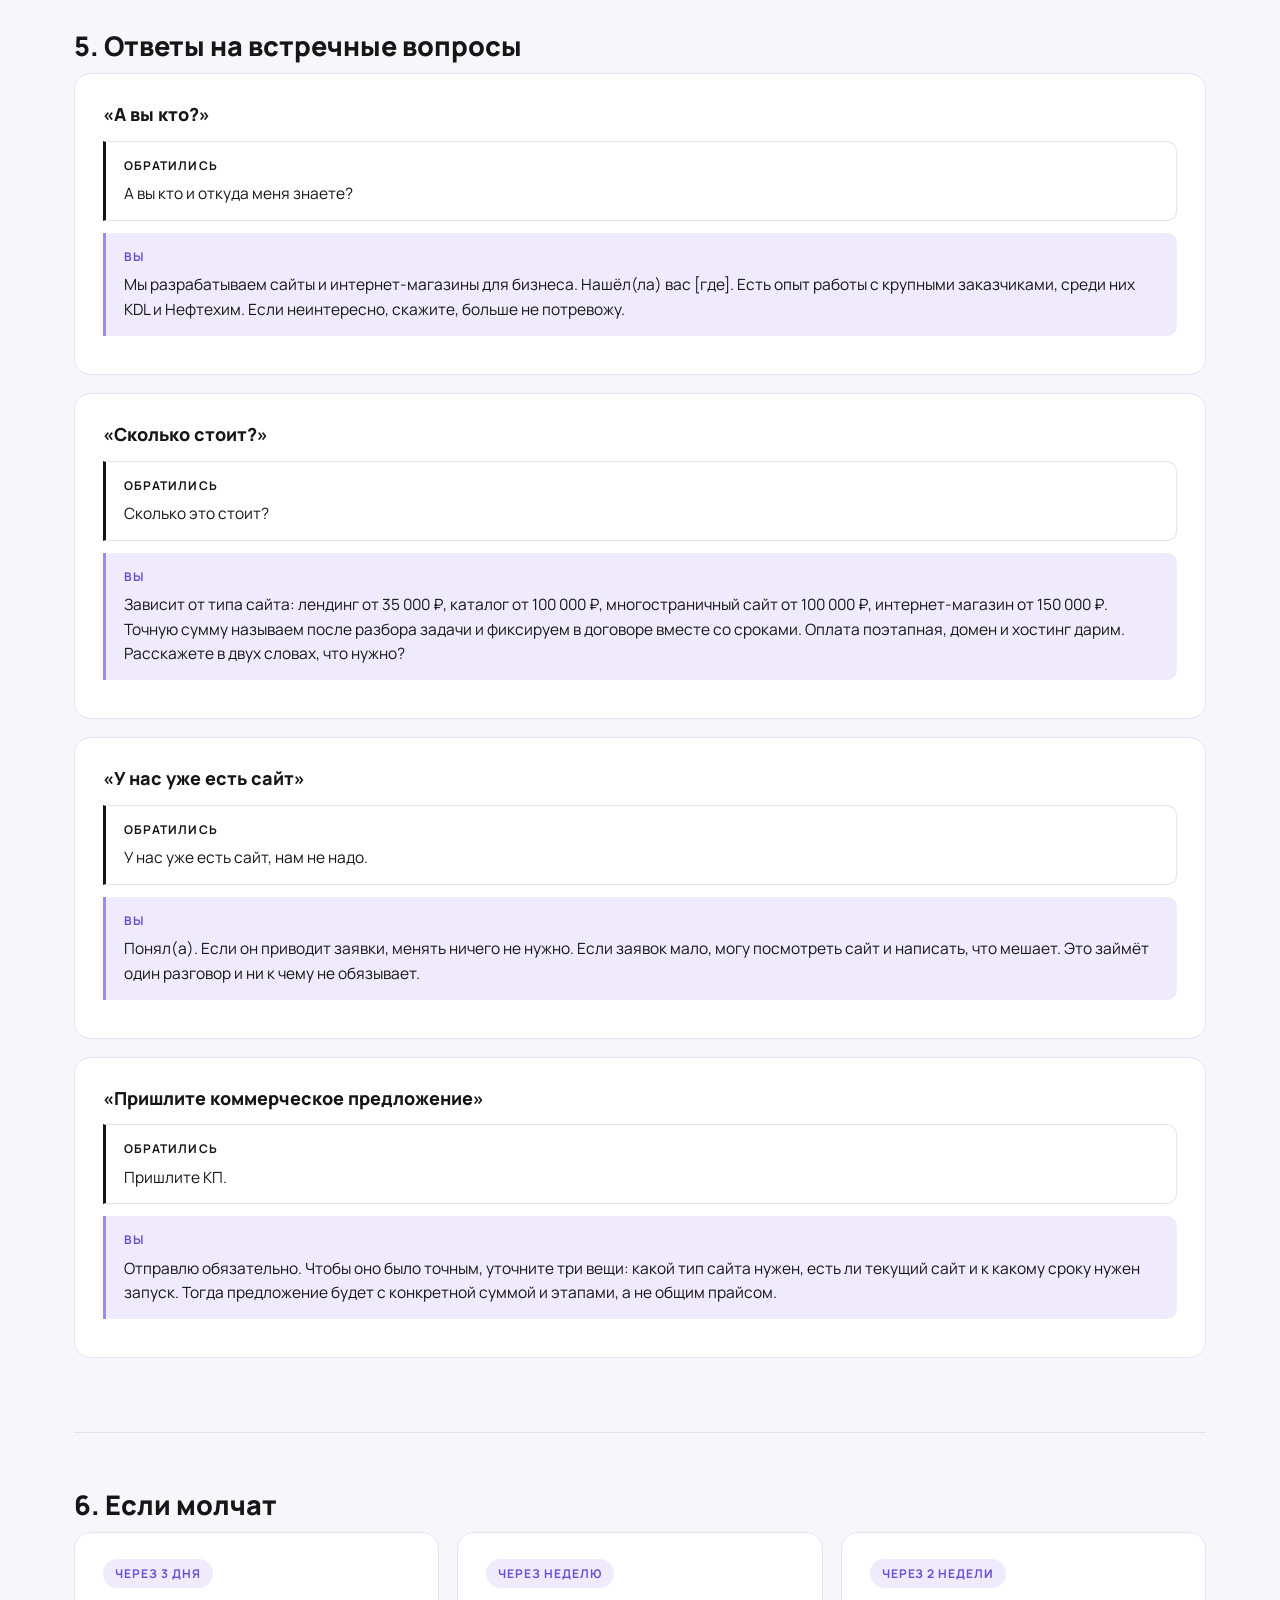
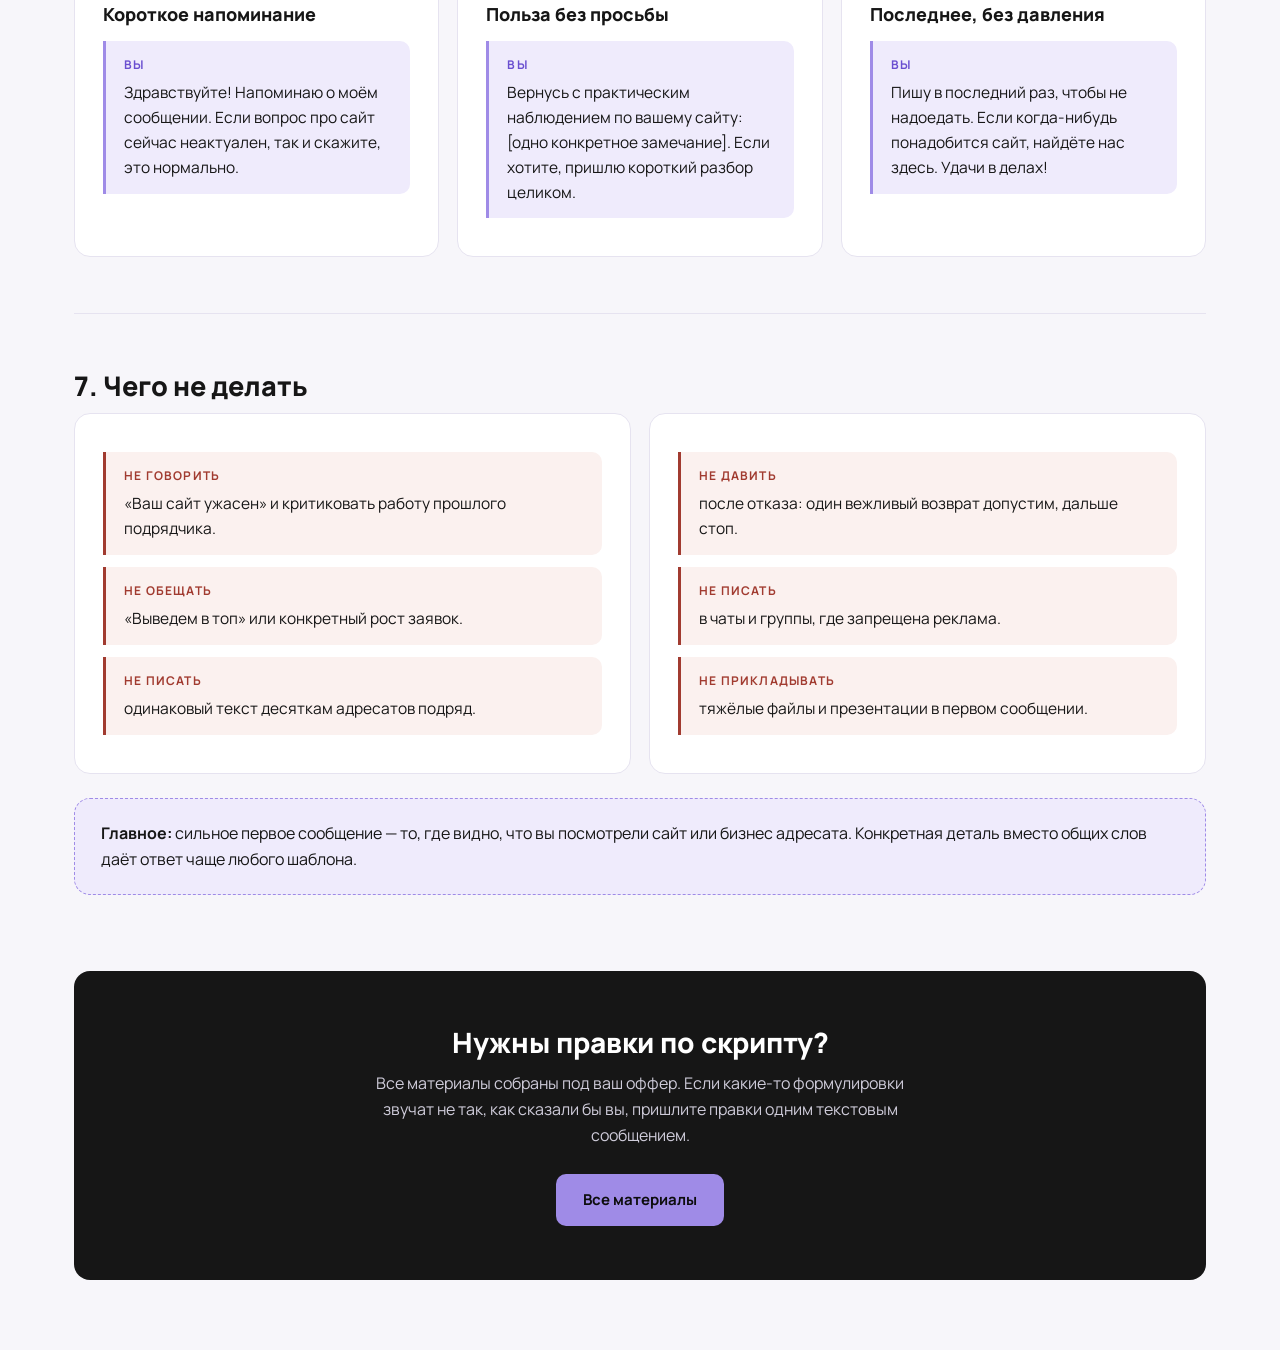
<file: outreach.html>
<!DOCTYPE html>
<html lang="ru">
<head>
<meta charset="UTF-8">
<meta name="viewport" content="width=device-width, initial-scale=1.0">
<title>Скрипт холодных сообщений — Allerhand</title>
<meta name="description" content="Как писать первыми владельцам бизнеса с устаревшим или слабым сайтом: где искать, первое сообщение, ответы на встречные вопросы и партнёры.">
<meta name="robots" content="noindex">
<link rel="preconnect" href="https://fonts.googleapis.com">
<link rel="preconnect" href="https://fonts.gstatic.com" crossorigin>
<link href="https://fonts.googleapis.com/css2?family=Manrope:wght@400;500;600;700;800&display=swap" rel="stylesheet">
<link rel="icon" type="image/png" href="img/favicon.png">
<link rel="stylesheet" href="styles.css">
<link rel="stylesheet" href="materials.css">
</head>
<body>

<div class="doc-bar">
  <div class="doc-bar__inner">
    <a href="index.html" class="doc-bar__back">← <span>Назад на сайт</span></a>
    <div class="doc-bar__actions">
      <a href="materials.html" class="btn btn--ghost">Все материалы</a>
      <a href="scripts.html" class="btn btn--ghost">Скрипты продаж</a>
      <button class="btn btn--primary" onclick="window.print()">Сохранить в PDF</button>
    </div>
  </div>
</div>

<div class="container">

  <section class="doc-hero">
    <p class="eyebrow">Материал для внутреннего пользования</p>
    <h1>Скрипт холодных сообщений: как писать первыми</h1>
    <p class="doc-hero__lead">Ваша аудитория: владельцы малого и среднего бизнеса, у которых нет сайта, он устарел или не приводит заявки. Холодное сообщение не должно «продавать сайт». Его задача проще: найти человека, у которого проблема уже видна, и предложить короткий разбор или расчёт без обязательств. Здесь: где искать, что писать и как довести переписку до созвона.</p>
    <nav class="toc">
      <a href="#who">Где искать</a>
      <a href="#rules">Правила</a>
      <a href="#first">Первое сообщение</a>
      <a href="#partners">Партнёрам</a>
      <a href="#answers">Встречные вопросы</a>
      <a href="#followup">Если молчат</a>
      <a href="#stop">Чего не делать</a>
    </nav>
  </section>

  <section class="doc-section" id="who">
    <h2>1. Где искать клиентов</h2>
    <p class="doc-section__lead">Два направления. Прямое — компании, у которых проблема с сайтом видна снаружи. Партнёрское — те, к кому владельцы бизнеса приходят раньше, чем к вам.</p>

    <div class="grid-2">
      <div class="card">
        <span class="tag">Прямая аудитория</span>
        <p class="card__title">Где проблема видна</p>
        <ul class="ul">
          <li><b>Компании без сайта,</b> у которых есть аккаунты в соцсетях и карточки на картах: видно, что бизнес работает, а сайта нет.</li>
          <li><b>Компании с устаревшим сайтом:</b> не адаптирован под телефон, медленно открывается, оформление прошлых лет.</li>
          <li><b>Бизнес, который запускает рекламу,</b> а ведёт её на слабую страницу: видно по объявлениям.</li>
          <li><b>Профессиональные сообщества и чаты предпринимателей,</b> где просят посоветовать подрядчика на сайт.</li>
        </ul>
      </div>
      <div class="card">
        <span class="tag">Партнёры</span>
        <p class="card__title">У кого такие клиенты уже в контакте</p>
        <ul class="ul">
          <li><b>Агентства и специалисты по рекламе:</b> им нужен сайт, на который можно вести трафик.</li>
          <li><b>SEO-специалисты:</b> клиентам для продвижения часто нужен новый сайт.</li>
          <li><b>Брендинговые и дизайн-студии,</b> которые не делают разработку.</li>
          <li><b>Бухгалтеры, юристы, консультанты малого бизнеса:</b> к ним приходят новые компании.</li>
        </ul>
      </div>
    </div>
  </section>

  <section class="doc-section" id="rules">
    <h2>2. Правила</h2>
    <div class="grid-3">
      <div class="card">
        <p class="card__title">Пишите по одному, не списком</p>
        <p>Каждое сообщение должно ссылаться на конкретную особенность сайта или бизнеса адресата. Массовые рассылки одинаковым текстом блокируются площадками и выглядят как спам.</p>
      </div>
      <div class="card">
        <p class="card__title">Не продавайте в первом сообщении</p>
        <p>Предложите короткий разбор или расчёт, а не договор. Цель: получить «да» на разговор, всё остальное потом.</p>
      </div>
      <div class="card">
        <p class="card__title">Соблюдайте правила площадок</p>
        <p>Если в чате или сообществе запрещена реклама, не пишите в личку участникам, пока не договоритесь с администратором.</p>
      </div>
    </div>
  </section>

  <section class="doc-section" id="first">
    <h2>3. Первое сообщение</h2>
    <p class="doc-section__lead">Три коротких варианта под три типичные ситуации. Подставляйте то, что вы реально увидели на сайте или странице адресата.</p>

    <div class="card">
      <span class="tag">Компании без сайта</span>
      <div class="say">
        <span class="say__who">Вы</span>
        Здравствуйте! Увидел(а) вашу компанию в [соцсети/на карте]: работаете с [чем], отзывы хорошие. Заметил(а), что сайта у вас нет, а клиенты ищут такие услуги в поиске. Мы разрабатываем сайты под ключ: домен и хостинг в подарок, гарантия 6 месяцев, лендинг стоит от 35 000 ₽. Если интересно, посчитаю стоимость под вашу задачу, без обязательств. Рассказать подробнее?
      </div>
    </div>
    <div class="card">
      <span class="tag">Компании с устаревшим сайтом</span>
      <div class="say">
        <span class="say__who">Вы</span>
        Добрый день! Смотрел(а) сайт [название]. Видно, что компания сильная, но сайт открывается медленно и неудобен с телефона: часть клиентов, скорее всего, уходит, не оставив заявку. Мы занимаемся разработкой сайтов, поэтому могу прислать короткий разбор того, что стоит поправить, без обязательств. Интересно?
      </div>
    </div>
    <div class="card">
      <span class="tag">Тем, кто пробовал и разочаровался</span>
      <div class="say">
        <span class="say__who">Вы</span>
        Здравствуйте! Вы писали, что сайт уже делали, а заявок не получили. Понимаю, как это бывает: чаще причина не в самой идее сайта, а в структуре и в том, как зафиксированы цели. Мы работаем по договору: бюджет, сроки и поэтапная оплата прописаны заранее. Если хотите, расскажу, как это выглядит на практике, без обязательств. Удобно?
      </div>
    </div>
  </section>

  <section class="doc-section" id="partners">
    <h2>4. Сообщение партнёрам</h2>
    <p class="doc-section__lead">Предложение о взаимной пользе, а не просьба «дайте клиентов».</p>

    <div class="card">
      <span class="tag">Агентствам и специалистам по рекламе или SEO</span>
      <div class="say">
        <span class="say__who">Вы</span>
        Здравствуйте! Мы разрабатываем сайты и интернет-магазины под ключ. Часто видим, что у клиентов рекламы и SEO сайт становится узким местом: слабая страница снижает отдачу. Предлагаю договориться: если вашему клиенту нужен сайт, вы рекомендуете нас, а мы берём разработку в договор с фиксированным бюджетом и сроками. Могу показать, как это устроено. Интересно обсудить условия сотрудничества?
      </div>
      <p class="card__note">Условия партнёрского вознаграждения придумайте заранее и назовите сами: размер и порядок выплат. Это отдельное решение, которое мы не описываем за вас.</p>
    </div>
  </section>

  <section class="doc-section" id="answers">
    <h2>5. Ответы на встречные вопросы</h2>

    <div class="card">
      <p class="card__title">«А вы кто?»</p>
      <div class="say say--client"><span class="say__who">Обратились</span>А вы кто и откуда меня знаете?</div>
      <div class="say"><span class="say__who">Вы</span>Мы разрабатываем сайты и интернет-магазины для бизнеса. Нашёл(ла) вас [где]. Есть опыт работы с крупными заказчиками, среди них KDL и Нефтехим. Если неинтересно, скажите, больше не потревожу.</div>
    </div>

    <div class="card">
      <p class="card__title">«Сколько стоит?»</p>
      <div class="say say--client"><span class="say__who">Обратились</span>Сколько это стоит?</div>
      <div class="say"><span class="say__who">Вы</span>Зависит от типа сайта: лендинг от 35 000 ₽, каталог от 100 000 ₽, многостраничный сайт от 100 000 ₽, интернет-магазин от 150 000 ₽. Точную сумму называем после разбора задачи и фиксируем в договоре вместе со сроками. Оплата поэтапная, домен и хостинг дарим. Расскажете в двух словах, что нужно?</div>
    </div>

    <div class="card">
      <p class="card__title">«У нас уже есть сайт»</p>
      <div class="say say--client"><span class="say__who">Обратились</span>У нас уже есть сайт, нам не надо.</div>
      <div class="say"><span class="say__who">Вы</span>Понял(а). Если он приводит заявки, менять ничего не нужно. Если заявок мало, могу посмотреть сайт и написать, что мешает. Это займёт один разговор и ни к чему не обязывает.</div>
    </div>

    <div class="card">
      <p class="card__title">«Пришлите коммерческое предложение»</p>
      <div class="say say--client"><span class="say__who">Обратились</span>Пришлите КП.</div>
      <div class="say"><span class="say__who">Вы</span>Отправлю обязательно. Чтобы оно было точным, уточните три вещи: какой тип сайта нужен, есть ли текущий сайт и к какому сроку нужен запуск. Тогда предложение будет с конкретной суммой и этапами, а не общим прайсом.</div>
    </div>
  </section>

  <section class="doc-section" id="followup">
    <h2>6. Если молчат</h2>
    <div class="grid-3">
      <div class="card">
        <span class="tag">Через 3 дня</span>
        <p class="card__title">Короткое напоминание</p>
        <div class="say"><span class="say__who">Вы</span>Здравствуйте! Напоминаю о моём сообщении. Если вопрос про сайт сейчас неактуален, так и скажите, это нормально.</div>
      </div>
      <div class="card">
        <span class="tag">Через неделю</span>
        <p class="card__title">Польза без просьбы</p>
        <div class="say"><span class="say__who">Вы</span>Вернусь с практическим наблюдением по вашему сайту: [одно конкретное замечание]. Если хотите, пришлю короткий разбор целиком.</div>
      </div>
      <div class="card">
        <span class="tag">Через 2 недели</span>
        <p class="card__title">Последнее, без давления</p>
        <div class="say"><span class="say__who">Вы</span>Пишу в последний раз, чтобы не надоедать. Если когда-нибудь понадобится сайт, найдёте нас здесь. Удачи в делах!</div>
      </div>
    </div>
  </section>

  <section class="doc-section" id="stop">
    <h2>7. Чего не делать</h2>
    <div class="grid-2">
      <div class="card">
        <div class="say say--stop"><span class="say__who">Не говорить</span>«Ваш сайт ужасен» и критиковать работу прошлого подрядчика.</div>
        <div class="say say--stop"><span class="say__who">Не обещать</span>«Выведем в топ» или конкретный рост заявок.</div>
        <div class="say say--stop"><span class="say__who">Не писать</span>одинаковый текст десяткам адресатов подряд.</div>
      </div>
      <div class="card">
        <div class="say say--stop"><span class="say__who">Не давить</span>после отказа: один вежливый возврат допустим, дальше стоп.</div>
        <div class="say say--stop"><span class="say__who">Не писать</span>в чаты и группы, где запрещена реклама.</div>
        <div class="say say--stop"><span class="say__who">Не прикладывать</span>тяжёлые файлы и презентации в первом сообщении.</div>
      </div>
    </div>
    <div class="tip">
      <strong>Главное:</strong> сильное первое сообщение — то, где видно, что вы посмотрели сайт или бизнес адресата. Конкретная деталь вместо общих слов даёт ответ чаще любого шаблона.
    </div>
  </section>

  <div class="cta-final">
    <h2>Нужны правки по скрипту?</h2>
    <p>Все материалы собраны под ваш оффер. Если какие-то формулировки звучат не так, как сказали бы вы, пришлите правки одним текстовым сообщением.</p>
    <div class="cta-final__actions"><a href="materials.html" class="btn btn--accent">Все материалы</a></div>
  </div>

</div>

</body>
</html>
</file>
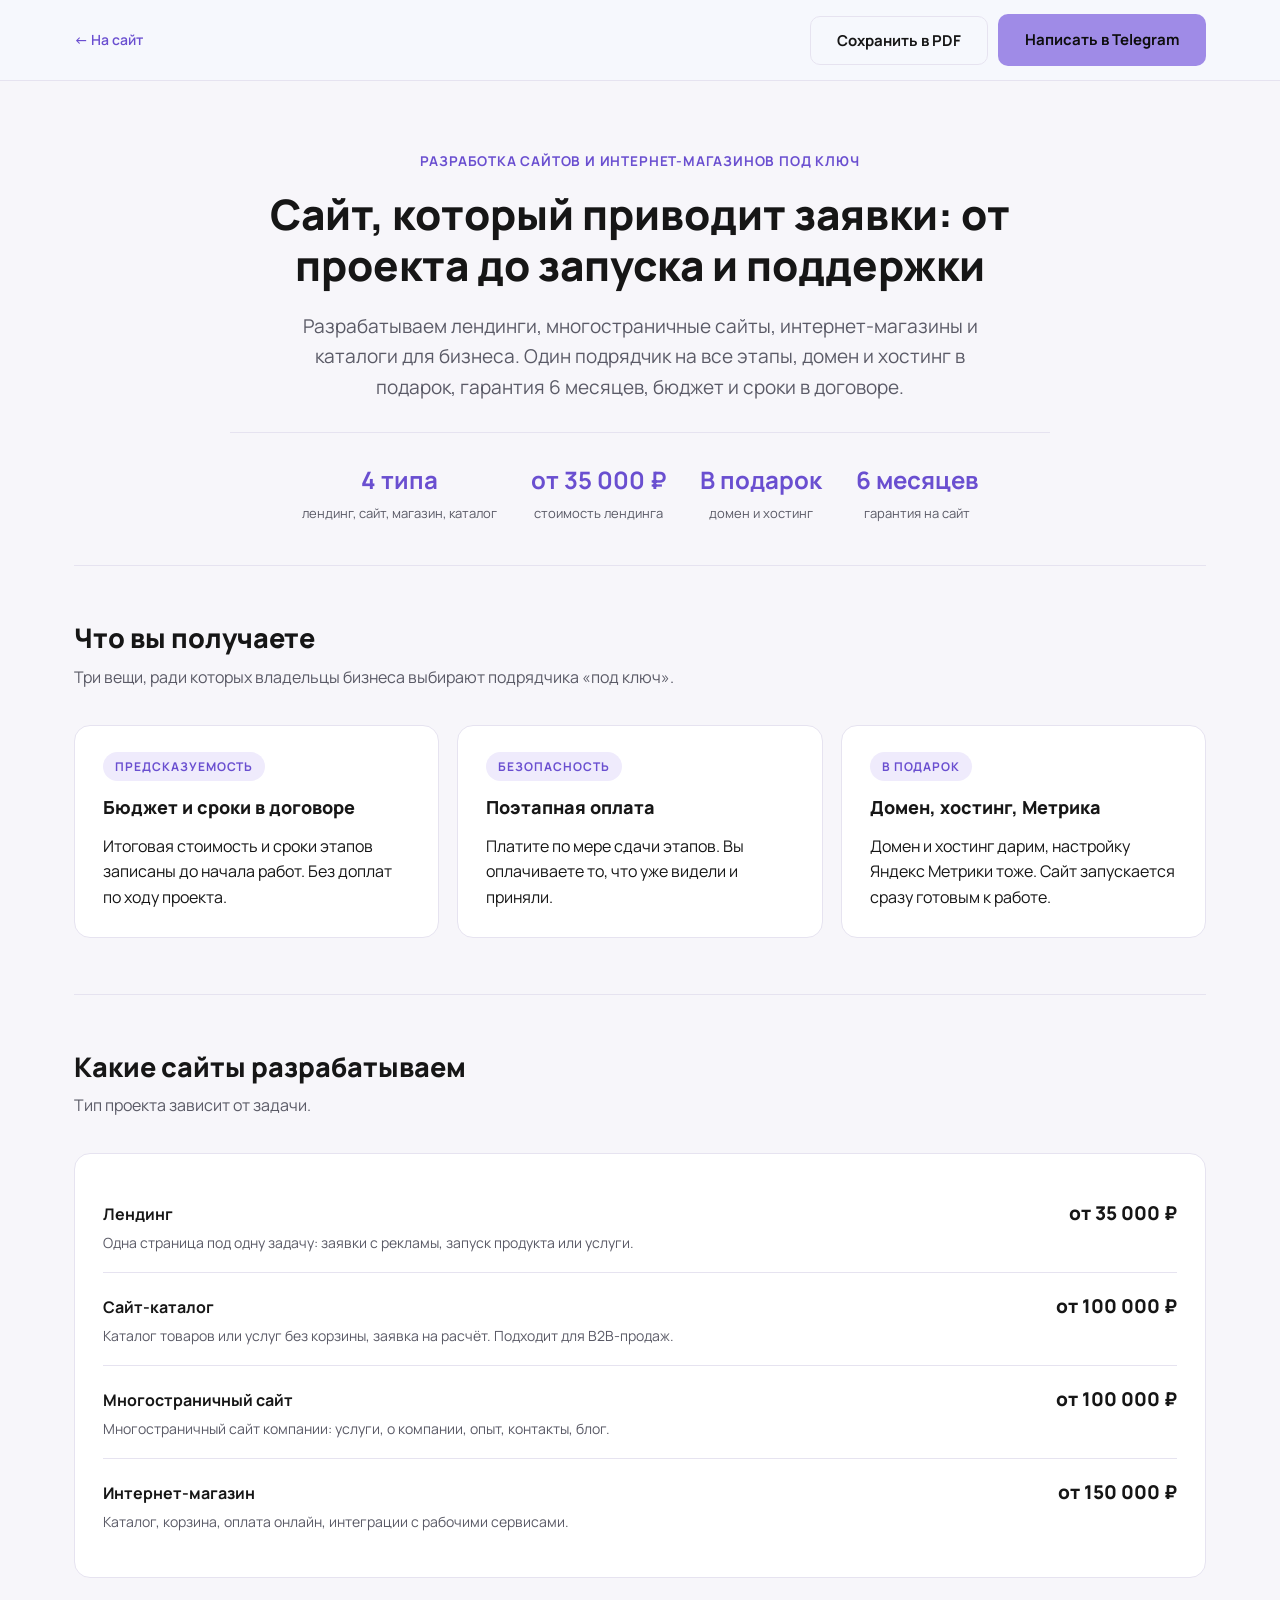
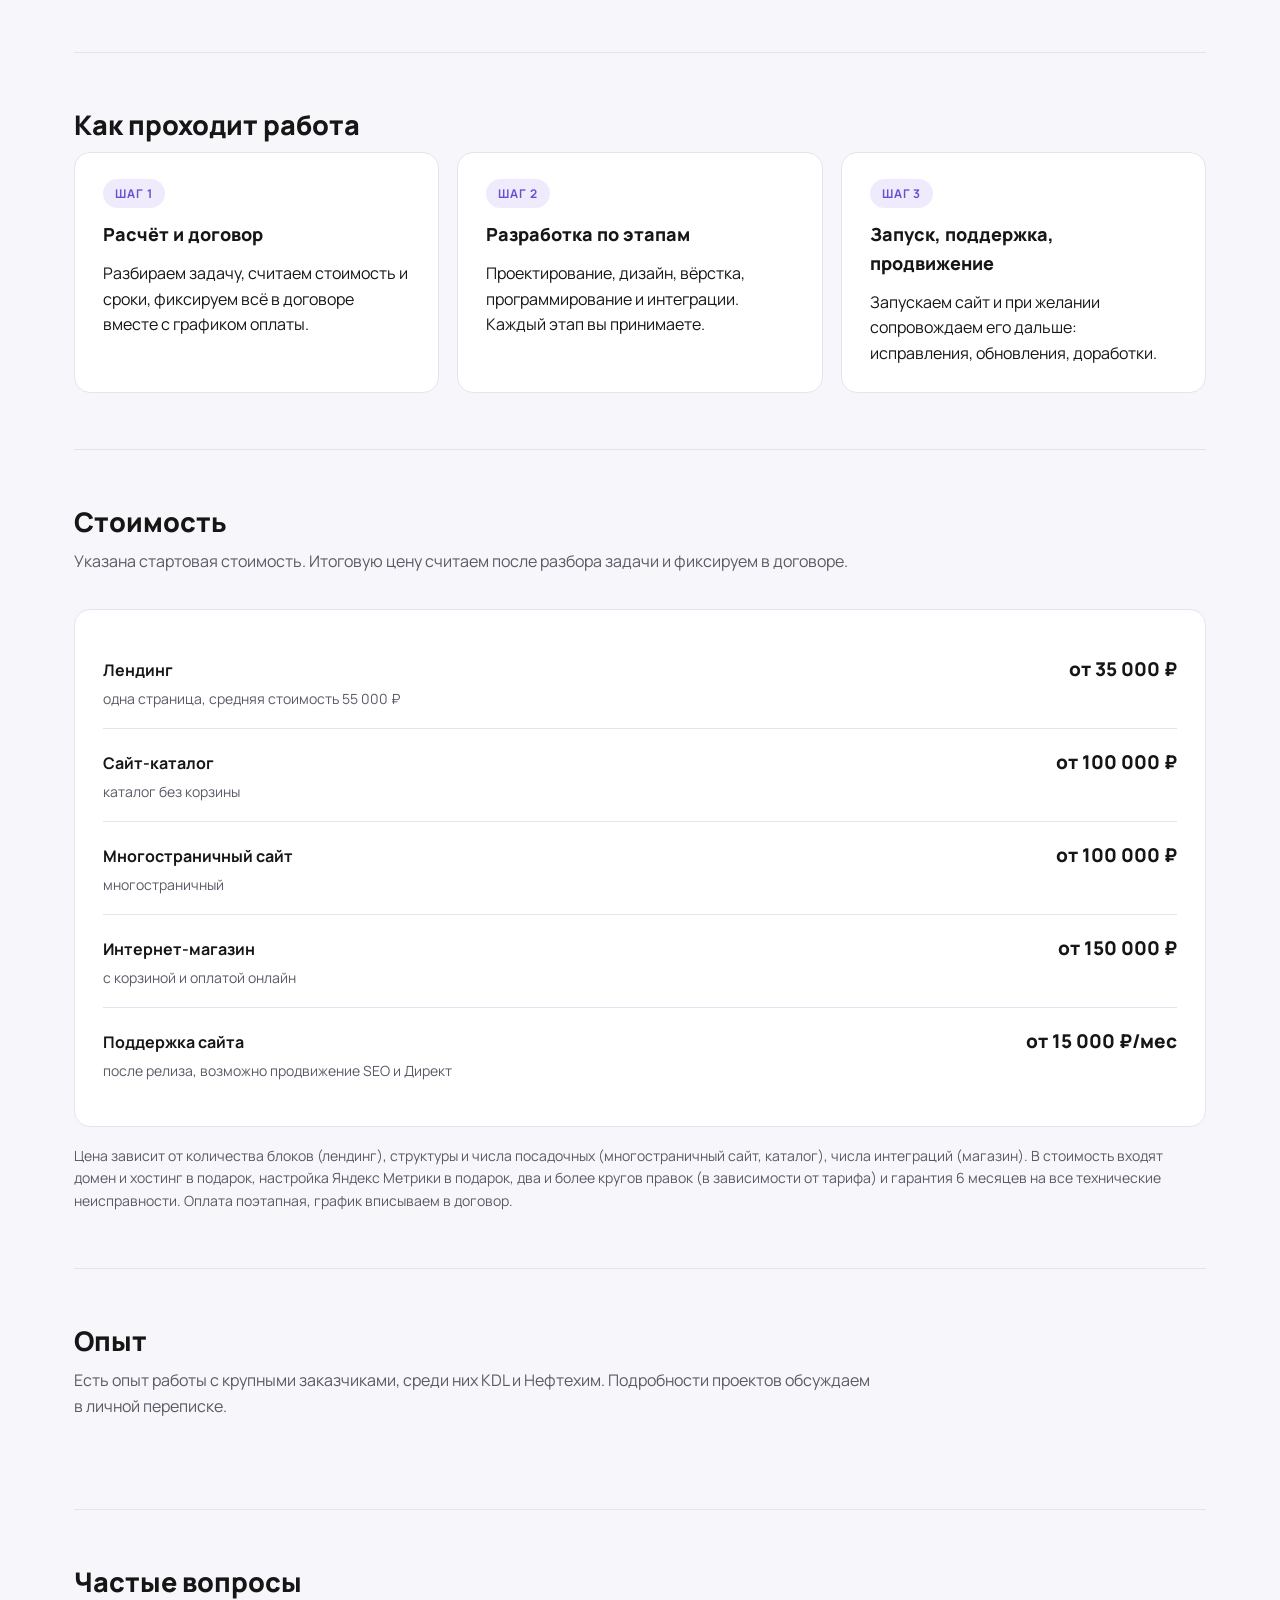
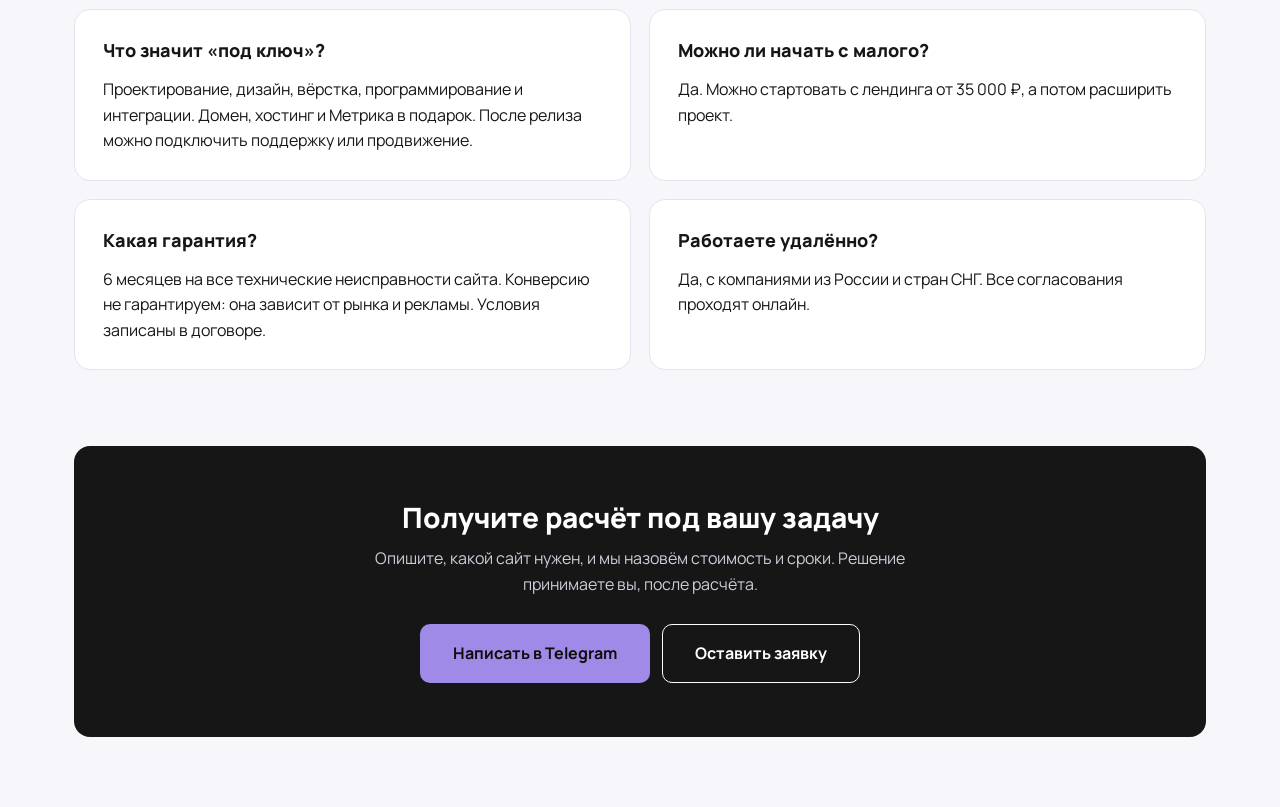
<file: presentation.html>
<!DOCTYPE html>
<html lang="ru">
<head>
<meta charset="UTF-8">
<meta name="viewport" content="width=device-width, initial-scale=1.0">
<title>Allerhand: разработка сайтов и интернет-магазинов под ключ</title>
<meta name="description" content="Allerhand: лендинги, многостраничные сайты, интернет-магазины и каталоги. Домен и хостинг в подарок, гарантия 6 месяцев, оплата по этапам.">
<link rel="preconnect" href="https://fonts.googleapis.com">
<link rel="preconnect" href="https://fonts.gstatic.com" crossorigin>
<link href="https://fonts.googleapis.com/css2?family=Manrope:wght@400;500;600;700;800&display=swap" rel="stylesheet">
<link rel="icon" type="image/png" href="img/favicon.png">
<link rel="stylesheet" href="styles.css">
<link rel="stylesheet" href="materials.css">
</head>
<body>

<div class="doc-bar">
  <div class="doc-bar__inner">
    <a href="index.html" class="doc-bar__back">← <span>На сайт</span></a>
    <div class="doc-bar__actions">
      <button class="btn btn--ghost" onclick="window.print()">Сохранить в PDF</button>
      <a href="https://t.me/irradio_i" target="_blank" rel="noopener" class="btn btn--primary">Написать в Telegram</a>
    </div>
  </div>
</div>

<div class="container">

  <section class="pitch">
    <p class="eyebrow eyebrow--center">Разработка сайтов и интернет-магазинов под ключ</p>
    <h1>Сайт, который приводит заявки: от проекта до запуска и поддержки</h1>
    <p class="pitch__lead">Разрабатываем лендинги, многостраничные сайты, интернет-магазины и каталоги для бизнеса. Один подрядчик на все этапы, домен и хостинг в подарок, гарантия 6 месяцев, бюджет и сроки в договоре.</p>
    <div class="pitch__meta">
      <div><b>4 типа</b><span>лендинг, сайт, магазин, каталог</span></div>
      <div><b>от 35 000 ₽</b><span>стоимость лендинга</span></div>
      <div><b>В подарок</b><span>домен и хостинг</span></div>
      <div><b>6 месяцев</b><span>гарантия на сайт</span></div>
    </div>
  </section>

  <section class="doc-section">
    <h2>Что вы получаете</h2>
    <p class="doc-section__lead">Три вещи, ради которых владельцы бизнеса выбирают подрядчика «под ключ».</p>
    <div class="grid-3">
      <div class="card">
        <span class="tag">Предсказуемость</span>
        <p class="card__title">Бюджет и сроки в договоре</p>
        <p>Итоговая стоимость и сроки этапов записаны до начала работ. Без доплат по ходу проекта.</p>
      </div>
      <div class="card">
        <span class="tag">Безопасность</span>
        <p class="card__title">Поэтапная оплата</p>
        <p>Платите по мере сдачи этапов. Вы оплачиваете то, что уже видели и приняли.</p>
      </div>
      <div class="card">
        <span class="tag">В подарок</span>
        <p class="card__title">Домен, хостинг, Метрика</p>
        <p>Домен и хостинг дарим, настройку Яндекс Метрики тоже. Сайт запускается сразу готовым к работе.</p>
      </div>
    </div>
  </section>

  <section class="doc-section">
    <h2>Какие сайты разрабатываем</h2>
    <p class="doc-section__lead">Тип проекта зависит от задачи.</p>
    <div class="card">
      <div class="offer"><div><span class="offer__name">Лендинг</span><span class="offer__desc">Одна страница под одну задачу: заявки с рекламы, запуск продукта или услуги.</span></div><span class="offer__price">от 35 000 ₽</span></div>
      <div class="offer"><div><span class="offer__name">Сайт-каталог</span><span class="offer__desc">Каталог товаров или услуг без корзины, заявка на расчёт. Подходит для B2B-продаж.</span></div><span class="offer__price">от 100 000 ₽</span></div>
      <div class="offer"><div><span class="offer__name">Многостраничный сайт</span><span class="offer__desc">Многостраничный сайт компании: услуги, о компании, опыт, контакты, блог.</span></div><span class="offer__price">от 100 000 ₽</span></div>
      <div class="offer"><div><span class="offer__name">Интернет-магазин</span><span class="offer__desc">Каталог, корзина, оплата онлайн, интеграции с рабочими сервисами.</span></div><span class="offer__price">от 150 000 ₽</span></div>
    </div>
  </section>

  <section class="doc-section">
    <h2>Как проходит работа</h2>
    <div class="grid-3">
      <div class="card">
        <span class="tag">Шаг 1</span>
        <p class="card__title">Расчёт и договор</p>
        <p>Разбираем задачу, считаем стоимость и сроки, фиксируем всё в договоре вместе с графиком оплаты.</p>
      </div>
      <div class="card">
        <span class="tag">Шаг 2</span>
        <p class="card__title">Разработка по этапам</p>
        <p>Проектирование, дизайн, вёрстка, программирование и интеграции. Каждый этап вы принимаете.</p>
      </div>
      <div class="card">
        <span class="tag">Шаг 3</span>
        <p class="card__title">Запуск, поддержка, продвижение</p>
        <p>Запускаем сайт и при желании сопровождаем его дальше: исправления, обновления, доработки.</p>
      </div>
    </div>
  </section>

  <section class="doc-section">
    <h2>Стоимость</h2>
    <p class="doc-section__lead">Указана стартовая стоимость. Итоговую цену считаем после разбора задачи и фиксируем в договоре.</p>
    <div class="card">
      <div class="offer"><div><span class="offer__name">Лендинг</span><span class="offer__desc">одна страница, средняя стоимость 55 000 ₽</span></div><span class="offer__price">от 35 000 ₽</span></div>
      <div class="offer"><div><span class="offer__name">Сайт-каталог</span><span class="offer__desc">каталог без корзины</span></div><span class="offer__price">от 100 000 ₽</span></div>
      <div class="offer"><div><span class="offer__name">Многостраничный сайт</span><span class="offer__desc">многостраничный</span></div><span class="offer__price">от 100 000 ₽</span></div>
      <div class="offer"><div><span class="offer__name">Интернет-магазин</span><span class="offer__desc">с корзиной и оплатой онлайн</span></div><span class="offer__price">от 150 000 ₽</span></div>
      <div class="offer"><div><span class="offer__name">Поддержка сайта</span><span class="offer__desc">после релиза, возможно продвижение SEO и Директ</span></div><span class="offer__price">от 15 000 ₽/мес</span></div>
    </div>
    <p class="card__note">Цена зависит от количества блоков (лендинг), структуры и числа посадочных (многостраничный сайт, каталог), числа интеграций (магазин). В стоимость входят домен и хостинг в подарок, настройка Яндекс Метрики в подарок, два и более кругов правок (в зависимости от тарифа) и гарантия 6 месяцев на все технические неисправности. Оплата поэтапная, график вписываем в договор.</p>
  </section>

  <section class="doc-section">
    <h2>Опыт</h2>
    <p class="doc-section__lead">Есть опыт работы с крупными заказчиками, среди них KDL и Нефтехим. Подробности проектов обсуждаем в личной переписке.</p>
  </section>

  <section class="doc-section">
    <h2>Частые вопросы</h2>
    <div class="grid-2">
      <div class="card"><p class="card__title">Что значит «под ключ»?</p><p>Проектирование, дизайн, вёрстка, программирование и интеграции. Домен, хостинг и Метрика в подарок. После релиза можно подключить поддержку или продвижение.</p></div>
      <div class="card"><p class="card__title">Можно ли начать с малого?</p><p>Да. Можно стартовать с лендинга от 35 000 ₽, а потом расширить проект.</p></div>
      <div class="card"><p class="card__title">Какая гарантия?</p><p>6 месяцев на все технические неисправности сайта. Конверсию не гарантируем: она зависит от рынка и рекламы. Условия записаны в договоре.</p></div>
      <div class="card"><p class="card__title">Работаете удалённо?</p><p>Да, с компаниями из России и стран СНГ. Все согласования проходят онлайн.</p></div>
    </div>
  </section>

  <div class="cta-final">
    <h2>Получите расчёт под вашу задачу</h2>
    <p>Опишите, какой сайт нужен, и мы назовём стоимость и сроки. Решение принимаете вы, после расчёта.</p>
    <div class="cta-final__actions">
      <a href="https://t.me/irradio_i" target="_blank" rel="noopener" class="btn btn--accent btn--lg">Написать в Telegram</a>
      <a href="index.html#contact" class="btn btn--outline btn--lg" style="color:#fff;border-color:#fff">Оставить заявку</a>
    </div>
  </div>

</div>

</body>
</html>
</file>
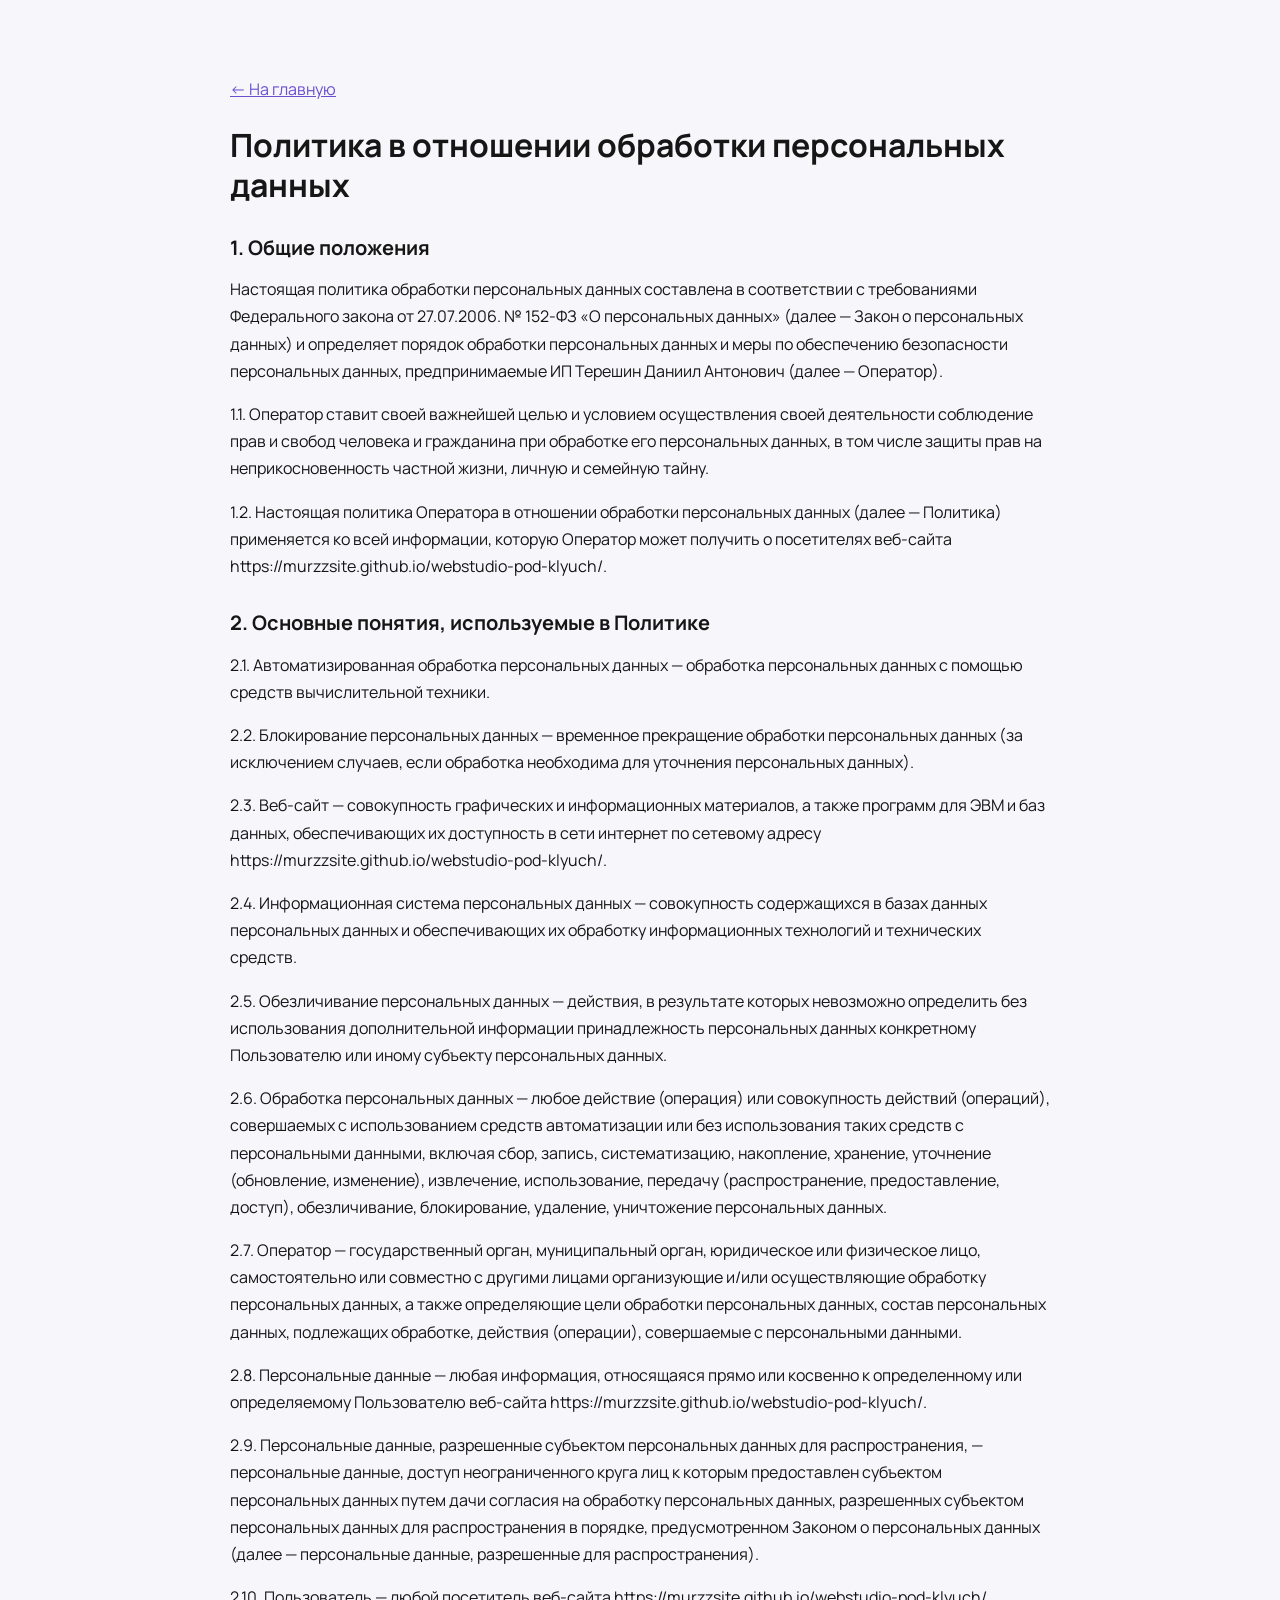
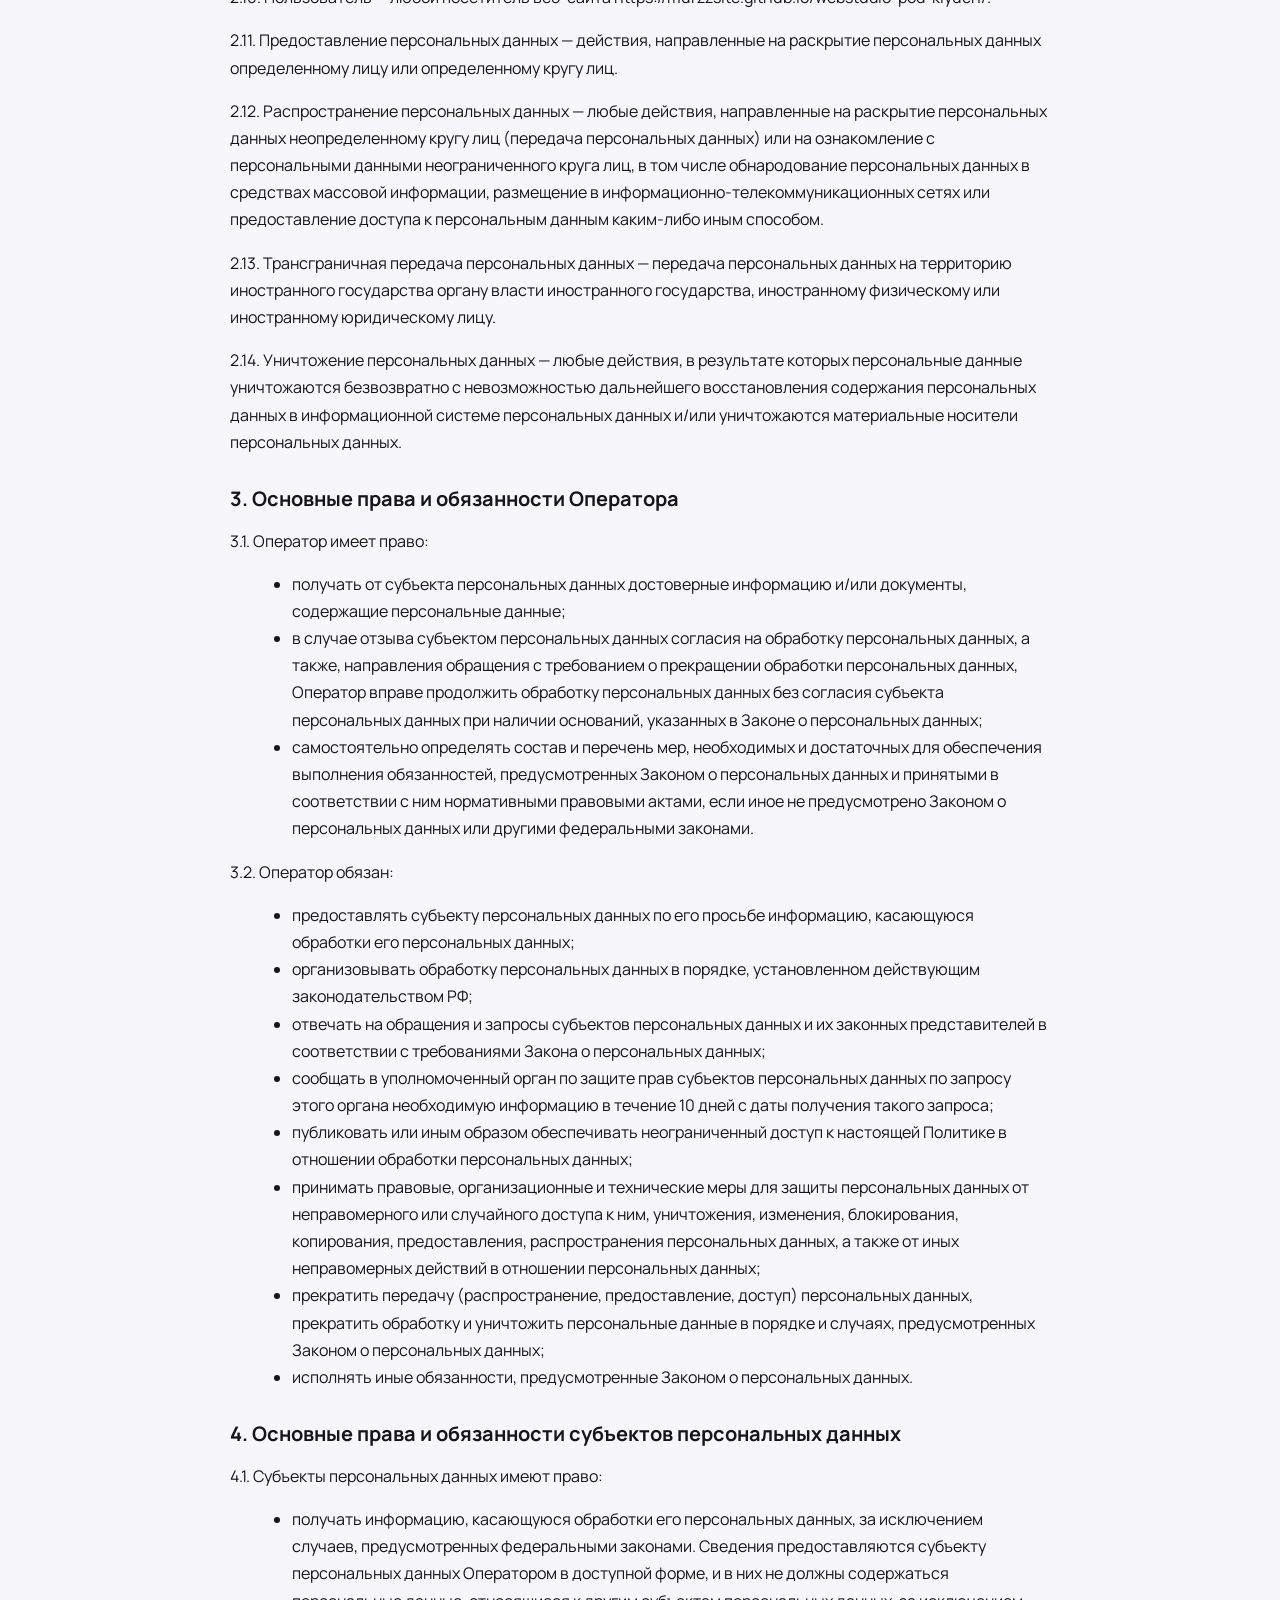
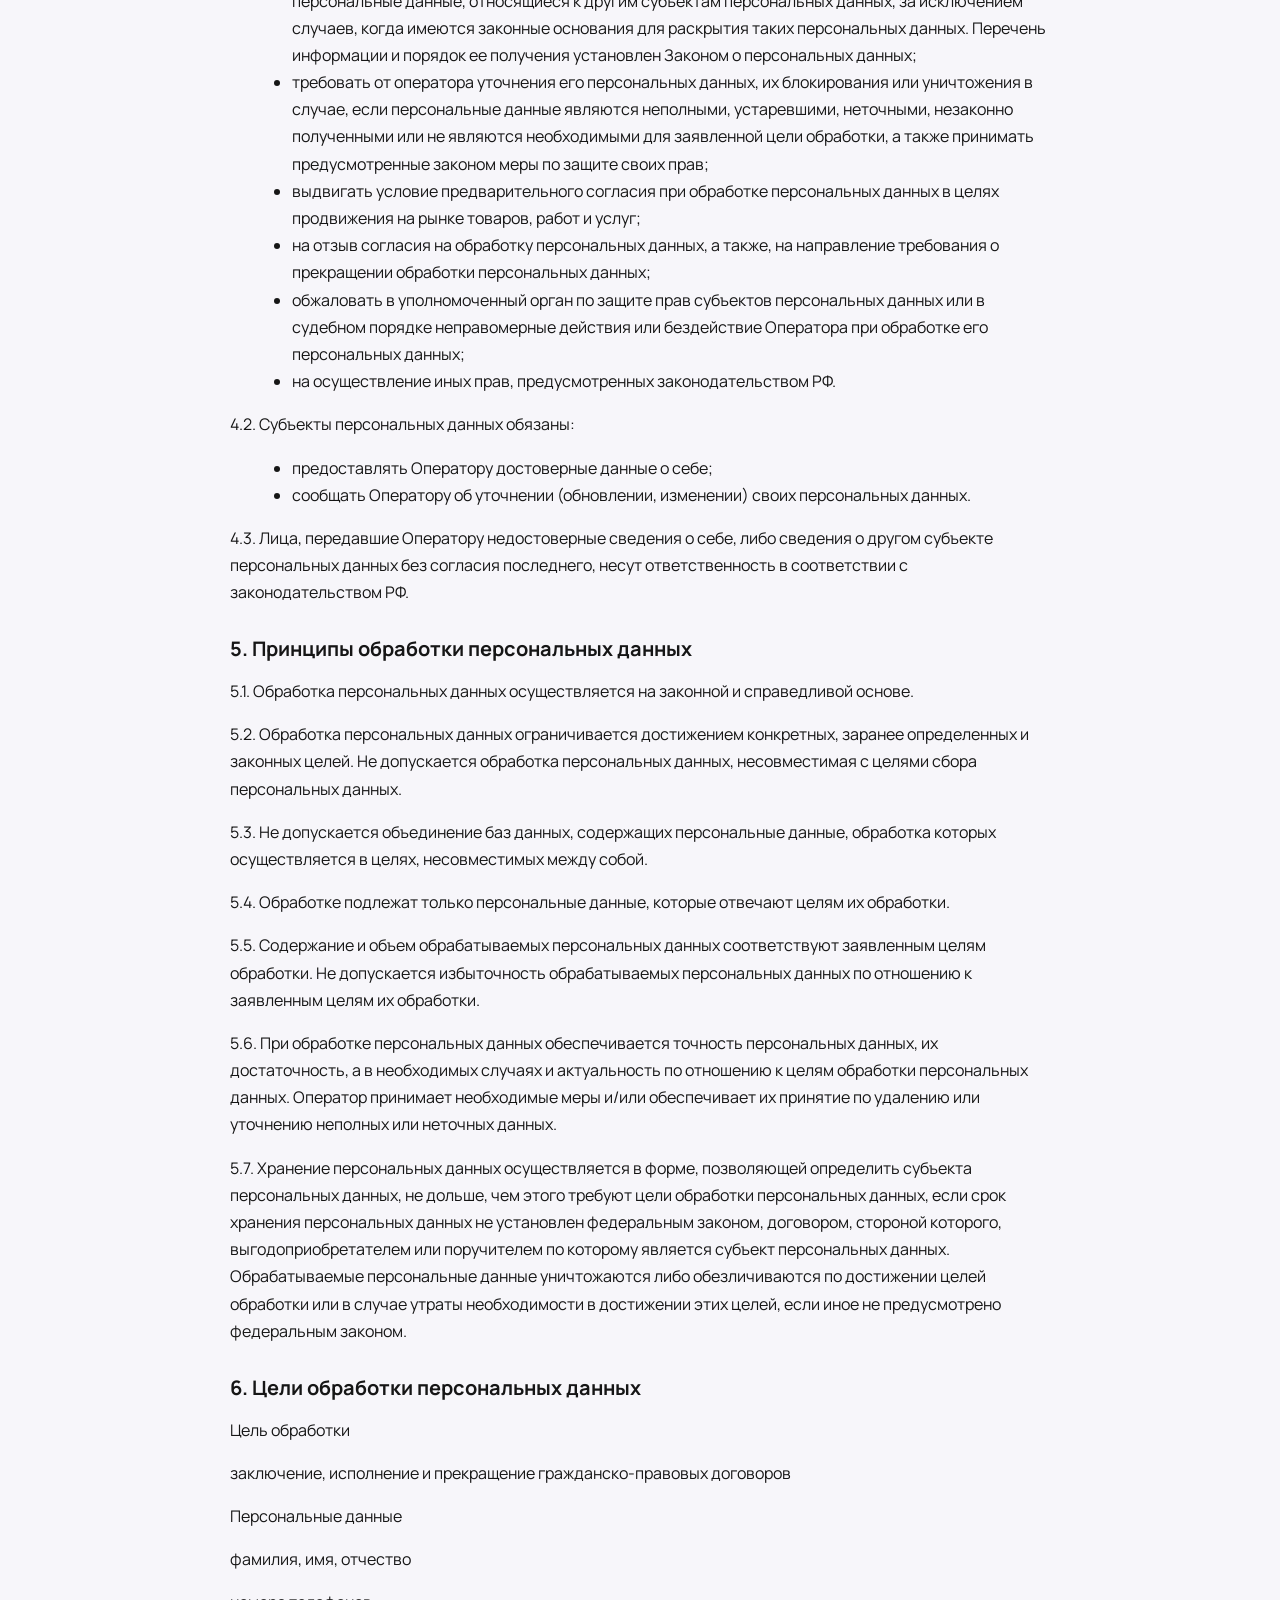
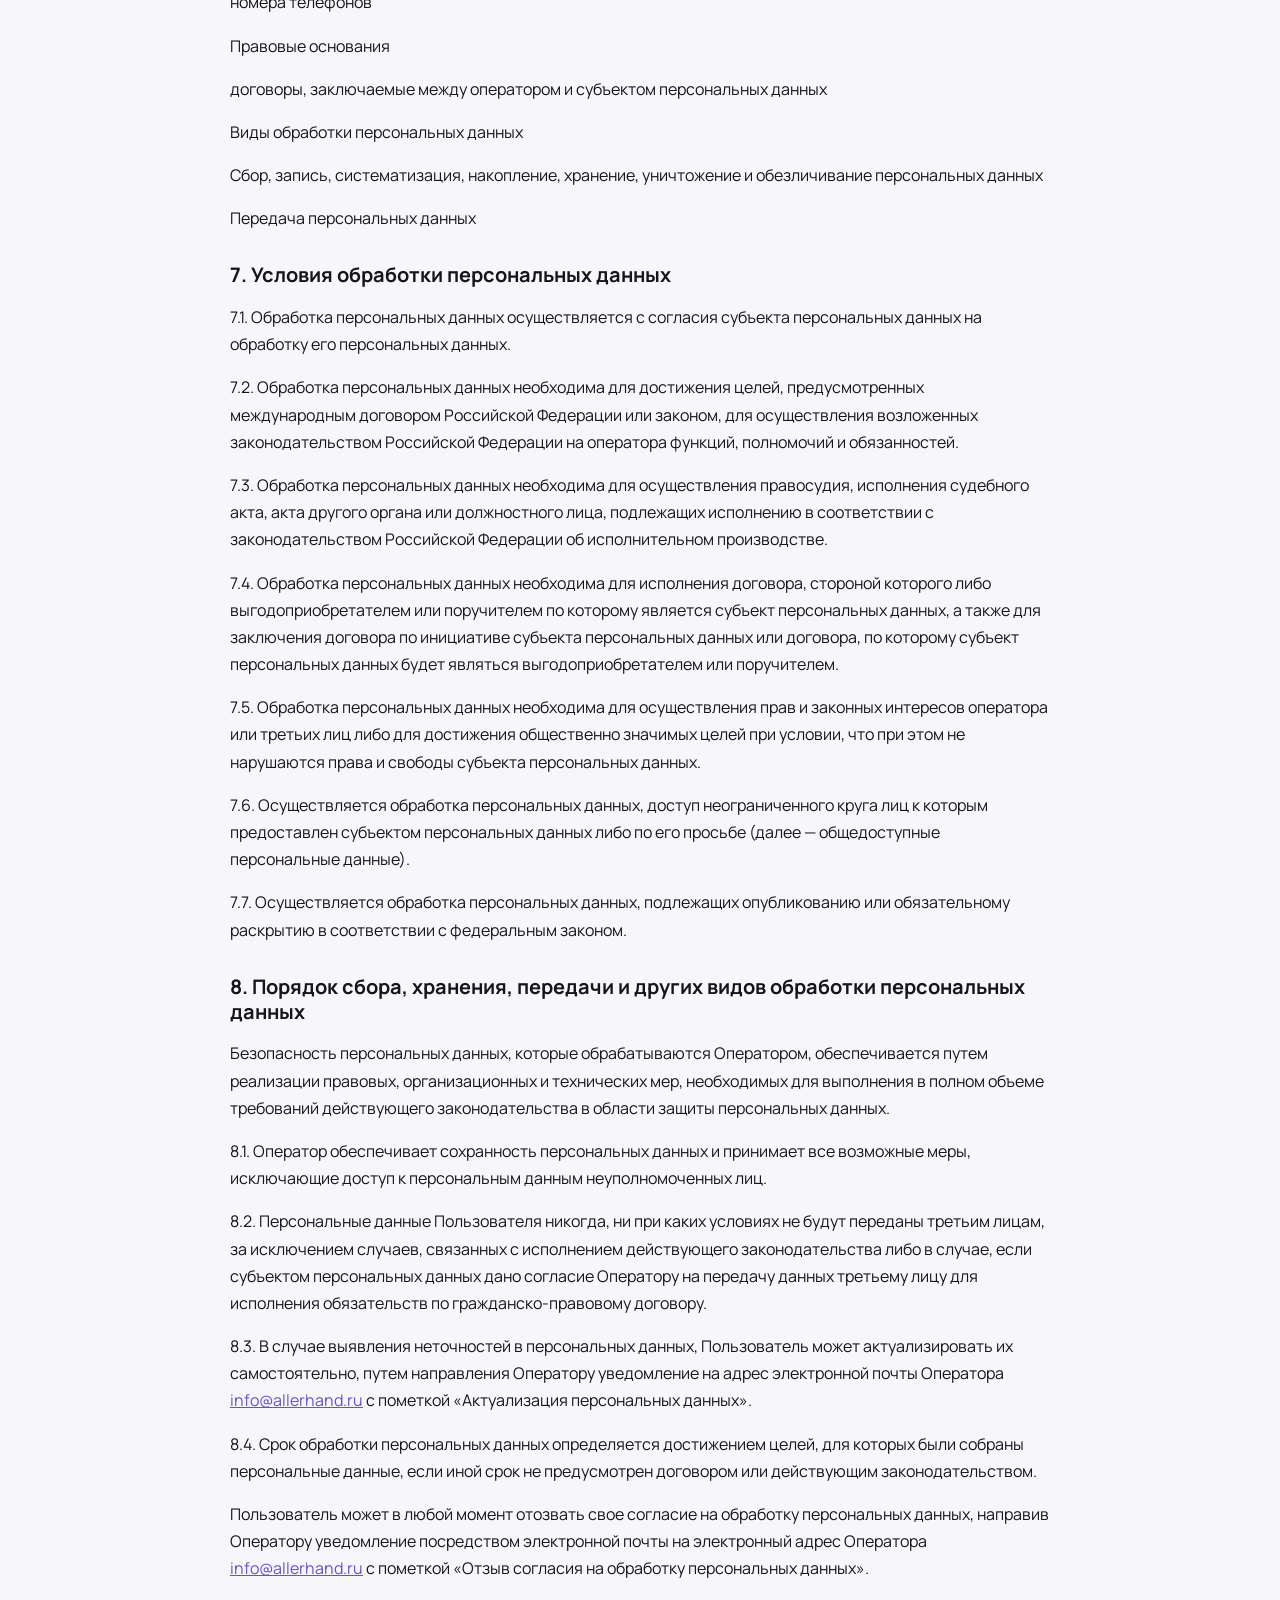
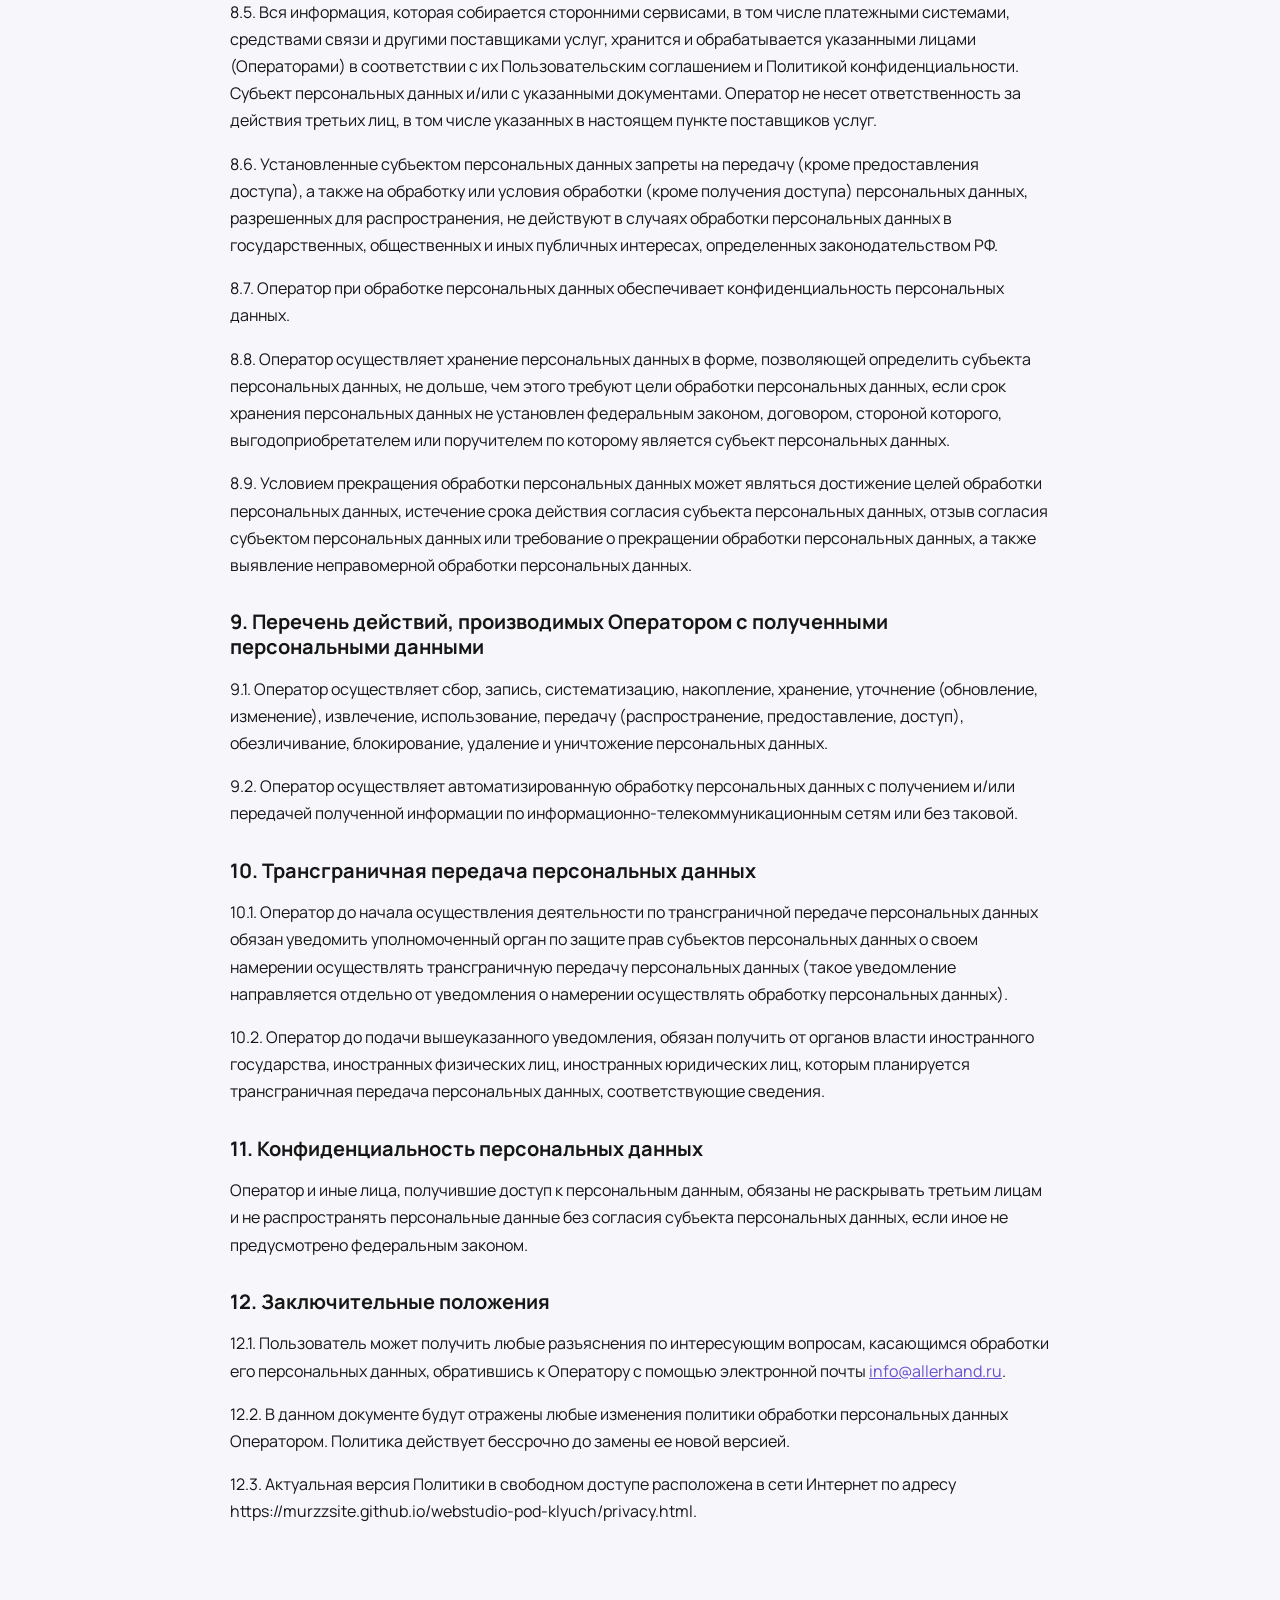
<file: privacy.html>
<!DOCTYPE html>
<html lang="ru">
<head>
<meta charset="UTF-8">
<meta name="viewport" content="width=device-width, initial-scale=1.0">
<title>Политика конфиденциальности — Allerhand</title>
<link rel="icon" type="image/png" href="img/favicon.png">
<link href="https://fonts.googleapis.com/css2?family=Manrope:wght@400;500;600;700;800&display=swap" rel="stylesheet">
<style>
  body{font-family:'Manrope',Arial,sans-serif;max-width:820px;margin:0 auto;padding:60px 24px;color:#161616;line-height:1.7;background:#F7F6FA}
  h1,h2{font-family:'Manrope',Arial,sans-serif;color:#161616;line-height:1.25}
  h2{margin-top:30px;font-size:20px}
  ul{margin:0 0 14px 22px}
  a{color:#6A4FD0}
</style>
</head>
<body>
  <p><a href="index.html">← На главную</a></p>
  <h1>Политика в отношении обработки персональных данных</h1>
  <h2>1. Общие положения</h2>
  <p>Настоящая политика обработки персональных данных составлена в соответствии с требованиями Федерального закона от 27.07.2006. № 152-ФЗ «О персональных данных» (далее — Закон о персональных данных) и определяет порядок обработки персональных данных и меры по обеспечению безопасности персональных данных, предпринимаемые ИП Терешин Даниил Антонович (далее — Оператор).</p>
  <p>1.1. Оператор ставит своей важнейшей целью и условием осуществления своей деятельности соблюдение прав и свобод человека и гражданина при обработке его персональных данных, в том числе защиты прав на неприкосновенность частной жизни, личную и семейную тайну.</p>
  <p>1.2. Настоящая политика Оператора в отношении обработки персональных данных (далее — Политика) применяется ко всей информации, которую Оператор может получить о посетителях веб-сайта https://murzzsite.github.io/webstudio-pod-klyuch/.</p>
  <h2>2. Основные понятия, используемые в Политике</h2>
  <p>2.1. Автоматизированная обработка персональных данных — обработка персональных данных с помощью средств вычислительной техники.</p>
  <p>2.2. Блокирование персональных данных — временное прекращение обработки персональных данных (за исключением случаев, если обработка необходима для уточнения персональных данных).</p>
  <p>2.3. Веб-сайт — совокупность графических и информационных материалов, а также программ для ЭВМ и баз данных, обеспечивающих их доступность в сети интернет по сетевому адресу https://murzzsite.github.io/webstudio-pod-klyuch/.</p>
  <p>2.4. Информационная система персональных данных — совокупность содержащихся в базах данных персональных данных и обеспечивающих их обработку информационных технологий и технических средств.</p>
  <p>2.5. Обезличивание персональных данных — действия, в результате которых невозможно определить без использования дополнительной информации принадлежность персональных данных конкретному Пользователю или иному субъекту персональных данных.</p>
  <p>2.6. Обработка персональных данных — любое действие (операция) или совокупность действий (операций), совершаемых с использованием средств автоматизации или без использования таких средств с персональными данными, включая сбор, запись, систематизацию, накопление, хранение, уточнение (обновление, изменение), извлечение, использование, передачу (распространение, предоставление, доступ), обезличивание, блокирование, удаление, уничтожение персональных данных.</p>
  <p>2.7. Оператор — государственный орган, муниципальный орган, юридическое или физическое лицо, самостоятельно или совместно с другими лицами организующие и/или осуществляющие обработку персональных данных, а также определяющие цели обработки персональных данных, состав персональных данных, подлежащих обработке, действия (операции), совершаемые с персональными данными.</p>
  <p>2.8. Персональные данные — любая информация, относящаяся прямо или косвенно к определенному или определяемому Пользователю веб-сайта https://murzzsite.github.io/webstudio-pod-klyuch/.</p>
  <p>2.9. Персональные данные, разрешенные субъектом персональных данных для распространения, — персональные данные, доступ неограниченного круга лиц к которым предоставлен субъектом персональных данных путем дачи согласия на обработку персональных данных, разрешенных субъектом персональных данных для распространения в порядке, предусмотренном Законом о персональных данных (далее — персональные данные, разрешенные для распространения).</p>
  <p>2.10. Пользователь — любой посетитель веб-сайта https://murzzsite.github.io/webstudio-pod-klyuch/.</p>
  <p>2.11. Предоставление персональных данных — действия, направленные на раскрытие персональных данных определенному лицу или определенному кругу лиц.</p>
  <p>2.12. Распространение персональных данных — любые действия, направленные на раскрытие персональных данных неопределенному кругу лиц (передача персональных данных) или на ознакомление с персональными данными неограниченного круга лиц, в том числе обнародование персональных данных в средствах массовой информации, размещение в информационно-телекоммуникационных сетях или предоставление доступа к персональным данным каким-либо иным способом.</p>
  <p>2.13. Трансграничная передача персональных данных — передача персональных данных на территорию иностранного государства органу власти иностранного государства, иностранному физическому или иностранному юридическому лицу.</p>
  <p>2.14. Уничтожение персональных данных — любые действия, в результате которых персональные данные уничтожаются безвозвратно с невозможностью дальнейшего восстановления содержания персональных данных в информационной системе персональных данных и/или уничтожаются материальные носители персональных данных.</p>
  <h2>3. Основные права и обязанности Оператора</h2>
  <p>3.1. Оператор имеет право:</p>
  <ul>
  <li>получать от субъекта персональных данных достоверные информацию и/или документы, содержащие персональные данные;</li>
  <li>в случае отзыва субъектом персональных данных согласия на обработку персональных данных, а также, направления обращения с требованием о прекращении обработки персональных данных, Оператор вправе продолжить обработку персональных данных без согласия субъекта персональных данных при наличии оснований, указанных в Законе о персональных данных;</li>
  <li>самостоятельно определять состав и перечень мер, необходимых и достаточных для обеспечения выполнения обязанностей, предусмотренных Законом о персональных данных и принятыми в соответствии с ним нормативными правовыми актами, если иное не предусмотрено Законом о персональных данных или другими федеральными законами.</li>
  </ul>
  <p>3.2. Оператор обязан:</p>
  <ul>
  <li>предоставлять субъекту персональных данных по его просьбе информацию, касающуюся обработки его персональных данных;</li>
  <li>организовывать обработку персональных данных в порядке, установленном действующим законодательством РФ;</li>
  <li>отвечать на обращения и запросы субъектов персональных данных и их законных представителей в соответствии с требованиями Закона о персональных данных;</li>
  <li>сообщать в уполномоченный орган по защите прав субъектов персональных данных по запросу этого органа необходимую информацию в течение 10 дней с даты получения такого запроса;</li>
  <li>публиковать или иным образом обеспечивать неограниченный доступ к настоящей Политике в отношении обработки персональных данных;</li>
  <li>принимать правовые, организационные и технические меры для защиты персональных данных от неправомерного или случайного доступа к ним, уничтожения, изменения, блокирования, копирования, предоставления, распространения персональных данных, а также от иных неправомерных действий в отношении персональных данных;</li>
  <li>прекратить передачу (распространение, предоставление, доступ) персональных данных, прекратить обработку и уничтожить персональные данные в порядке и случаях, предусмотренных Законом о персональных данных;</li>
  <li>исполнять иные обязанности, предусмотренные Законом о персональных данных.</li>
  </ul>
  <h2>4. Основные права и обязанности субъектов персональных данных</h2>
  <p>4.1. Субъекты персональных данных имеют право:</p>
  <ul>
  <li>получать информацию, касающуюся обработки его персональных данных, за исключением случаев, предусмотренных федеральными законами. Сведения предоставляются субъекту персональных данных Оператором в доступной форме, и в них не должны содержаться персональные данные, относящиеся к другим субъектам персональных данных, за исключением случаев, когда имеются законные основания для раскрытия таких персональных данных. Перечень информации и порядок ее получения установлен Законом о персональных данных;</li>
  <li>требовать от оператора уточнения его персональных данных, их блокирования или уничтожения в случае, если персональные данные являются неполными, устаревшими, неточными, незаконно полученными или не являются необходимыми для заявленной цели обработки, а также принимать предусмотренные законом меры по защите своих прав;</li>
  <li>выдвигать условие предварительного согласия при обработке персональных данных в целях продвижения на рынке товаров, работ и услуг;</li>
  <li>на отзыв согласия на обработку персональных данных, а также, на направление требования о прекращении обработки персональных данных;</li>
  <li>обжаловать в уполномоченный орган по защите прав субъектов персональных данных или в судебном порядке неправомерные действия или бездействие Оператора при обработке его персональных данных;</li>
  <li>на осуществление иных прав, предусмотренных законодательством РФ.</li>
  </ul>
  <p>4.2. Субъекты персональных данных обязаны:</p>
  <ul>
  <li>предоставлять Оператору достоверные данные о себе;</li>
  <li>сообщать Оператору об уточнении (обновлении, изменении) своих персональных данных.</li>
  </ul>
  <p>4.3. Лица, передавшие Оператору недостоверные сведения о себе, либо сведения о другом субъекте персональных данных без согласия последнего, несут ответственность в соответствии с законодательством РФ.</p>
  <h2>5. Принципы обработки персональных данных</h2>
  <p>5.1. Обработка персональных данных осуществляется на законной и справедливой основе.</p>
  <p>5.2. Обработка персональных данных ограничивается достижением конкретных, заранее определенных и законных целей. Не допускается обработка персональных данных, несовместимая с целями сбора персональных данных.</p>
  <p>5.3. Не допускается объединение баз данных, содержащих персональные данные, обработка которых осуществляется в целях, несовместимых между собой.</p>
  <p>5.4. Обработке подлежат только персональные данные, которые отвечают целям их обработки.</p>
  <p>5.5. Содержание и объем обрабатываемых персональных данных соответствуют заявленным целям обработки. Не допускается избыточность обрабатываемых персональных данных по отношению к заявленным целям их обработки.</p>
  <p>5.6. При обработке персональных данных обеспечивается точность персональных данных, их достаточность, а в необходимых случаях и актуальность по отношению к целям обработки персональных данных. Оператор принимает необходимые меры и/или обеспечивает их принятие по удалению или уточнению неполных или неточных данных.</p>
  <p>5.7. Хранение персональных данных осуществляется в форме, позволяющей определить субъекта персональных данных, не дольше, чем этого требуют цели обработки персональных данных, если срок хранения персональных данных не установлен федеральным законом, договором, стороной которого, выгодоприобретателем или поручителем по которому является субъект персональных данных. Обрабатываемые персональные данные уничтожаются либо обезличиваются по достижении целей обработки или в случае утраты необходимости в достижении этих целей, если иное не предусмотрено федеральным законом.</p>
  <h2>6. Цели обработки персональных данных</h2>
  <p>Цель обработки</p>
  <p>заключение, исполнение и прекращение гражданско-правовых договоров</p>
  <p>Персональные данные</p>
  <p>фамилия, имя, отчество</p>
  <p>номера телефонов</p>
  <p>Правовые основания</p>
  <p>договоры, заключаемые между оператором и субъектом персональных данных</p>
  <p>Виды обработки персональных данных</p>
  <p>Сбор, запись, систематизация, накопление, хранение, уничтожение и обезличивание персональных данных</p>
  <p>Передача персональных данных</p>
  <h2>7. Условия обработки персональных данных</h2>
  <p>7.1. Обработка персональных данных осуществляется с согласия субъекта персональных данных на обработку его персональных данных.</p>
  <p>7.2. Обработка персональных данных необходима для достижения целей, предусмотренных международным договором Российской Федерации или законом, для осуществления возложенных законодательством Российской Федерации на оператора функций, полномочий и обязанностей.</p>
  <p>7.3. Обработка персональных данных необходима для осуществления правосудия, исполнения судебного акта, акта другого органа или должностного лица, подлежащих исполнению в соответствии с законодательством Российской Федерации об исполнительном производстве.</p>
  <p>7.4. Обработка персональных данных необходима для исполнения договора, стороной которого либо выгодоприобретателем или поручителем по которому является субъект персональных данных, а также для заключения договора по инициативе субъекта персональных данных или договора, по которому субъект персональных данных будет являться выгодоприобретателем или поручителем.</p>
  <p>7.5. Обработка персональных данных необходима для осуществления прав и законных интересов оператора или третьих лиц либо для достижения общественно значимых целей при условии, что при этом не нарушаются права и свободы субъекта персональных данных.</p>
  <p>7.6. Осуществляется обработка персональных данных, доступ неограниченного круга лиц к которым предоставлен субъектом персональных данных либо по его просьбе (далее — общедоступные персональные данные).</p>
  <p>7.7. Осуществляется обработка персональных данных, подлежащих опубликованию или обязательному раскрытию в соответствии с федеральным законом.</p>
  <h2>8. Порядок сбора, хранения, передачи и других видов обработки персональных данных</h2>
  <p>Безопасность персональных данных, которые обрабатываются Оператором, обеспечивается путем реализации правовых, организационных и технических мер, необходимых для выполнения в полном объеме требований действующего законодательства в области защиты персональных данных.</p>
  <p>8.1. Оператор обеспечивает сохранность персональных данных и принимает все возможные меры, исключающие доступ к персональным данным неуполномоченных лиц.</p>
  <p>8.2. Персональные данные Пользователя никогда, ни при каких условиях не будут переданы третьим лицам, за исключением случаев, связанных с исполнением действующего законодательства либо в случае, если субъектом персональных данных дано согласие Оператору на передачу данных третьему лицу для исполнения обязательств по гражданско-правовому договору.</p>
  <p>8.3. В случае выявления неточностей в персональных данных, Пользователь может актуализировать их самостоятельно, путем направления Оператору уведомление на адрес электронной почты Оператора <a href="mailto:info@allerhand.ru">info@allerhand.ru</a> с пометкой «Актуализация персональных данных».</p>
  <p>8.4. Срок обработки персональных данных определяется достижением целей, для которых были собраны персональные данные, если иной срок не предусмотрен договором или действующим законодательством.</p>
  <p>Пользователь может в любой момент отозвать свое согласие на обработку персональных данных, направив Оператору уведомление посредством электронной почты на электронный адрес Оператора <a href="mailto:info@allerhand.ru">info@allerhand.ru</a> с пометкой «Отзыв согласия на обработку персональных данных».</p>
  <p>8.5. Вся информация, которая собирается сторонними сервисами, в том числе платежными системами, средствами связи и другими поставщиками услуг, хранится и обрабатывается указанными лицами (Операторами) в соответствии с их Пользовательским соглашением и Политикой конфиденциальности. Субъект персональных данных и/или с указанными документами. Оператор не несет ответственность за действия третьих лиц, в том числе указанных в настоящем пункте поставщиков услуг.</p>
  <p>8.6. Установленные субъектом персональных данных запреты на передачу (кроме предоставления доступа), а также на обработку или условия обработки (кроме получения доступа) персональных данных, разрешенных для распространения, не действуют в случаях обработки персональных данных в государственных, общественных и иных публичных интересах, определенных законодательством РФ.</p>
  <p>8.7. Оператор при обработке персональных данных обеспечивает конфиденциальность персональных данных.</p>
  <p>8.8. Оператор осуществляет хранение персональных данных в форме, позволяющей определить субъекта персональных данных, не дольше, чем этого требуют цели обработки персональных данных, если срок хранения персональных данных не установлен федеральным законом, договором, стороной которого, выгодоприобретателем или поручителем по которому является субъект персональных данных.</p>
  <p>8.9. Условием прекращения обработки персональных данных может являться достижение целей обработки персональных данных, истечение срока действия согласия субъекта персональных данных, отзыв согласия субъектом персональных данных или требование о прекращении обработки персональных данных, а также выявление неправомерной обработки персональных данных.</p>
  <h2>9. Перечень действий, производимых Оператором с полученными персональными данными</h2>
  <p>9.1. Оператор осуществляет сбор, запись, систематизацию, накопление, хранение, уточнение (обновление, изменение), извлечение, использование, передачу (распространение, предоставление, доступ), обезличивание, блокирование, удаление и уничтожение персональных данных.</p>
  <p>9.2. Оператор осуществляет автоматизированную обработку персональных данных с получением и/или передачей полученной информации по информационно-телекоммуникационным сетям или без таковой.</p>
  <h2>10. Трансграничная передача персональных данных</h2>
  <p>10.1. Оператор до начала осуществления деятельности по трансграничной передаче персональных данных обязан уведомить уполномоченный орган по защите прав субъектов персональных данных о своем намерении осуществлять трансграничную передачу персональных данных (такое уведомление направляется отдельно от уведомления о намерении осуществлять обработку персональных данных).</p>
  <p>10.2. Оператор до подачи вышеуказанного уведомления, обязан получить от органов власти иностранного государства, иностранных физических лиц, иностранных юридических лиц, которым планируется трансграничная передача персональных данных, соответствующие сведения.</p>
  <h2>11. Конфиденциальность персональных данных</h2>
  <p>Оператор и иные лица, получившие доступ к персональным данным, обязаны не раскрывать третьим лицам и не распространять персональные данные без согласия субъекта персональных данных, если иное не предусмотрено федеральным законом.</p>
  <h2>12. Заключительные положения</h2>
  <p>12.1. Пользователь может получить любые разъяснения по интересующим вопросам, касающимся обработки его персональных данных, обратившись к Оператору с помощью электронной почты <a href="mailto:info@allerhand.ru">info@allerhand.ru</a>.</p>
  <p>12.2. В данном документе будут отражены любые изменения политики обработки персональных данных Оператором. Политика действует бессрочно до замены ее новой версией.</p>
  <p>12.3. Актуальная версия Политики в свободном доступе расположена в сети Интернет по адресу https://murzzsite.github.io/webstudio-pod-klyuch/privacy.html.</p>
</body>
</html>
</file>
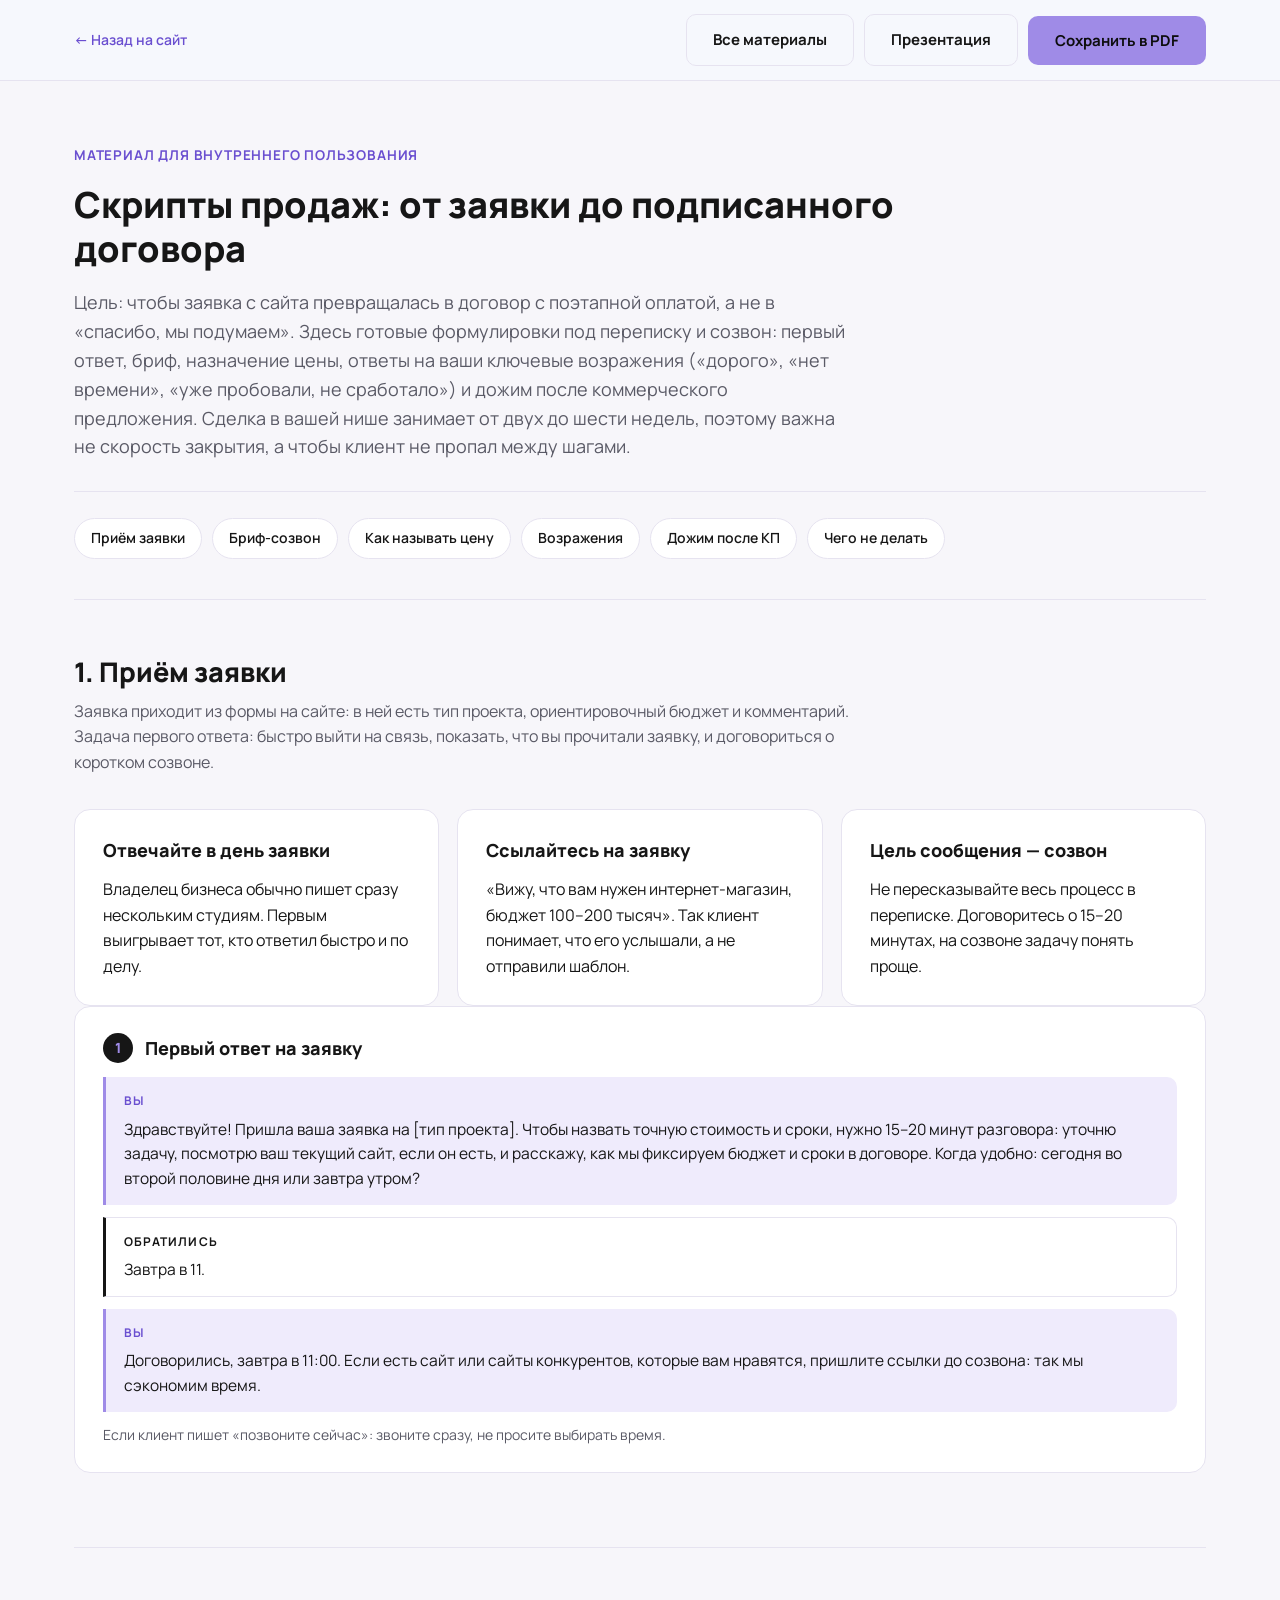
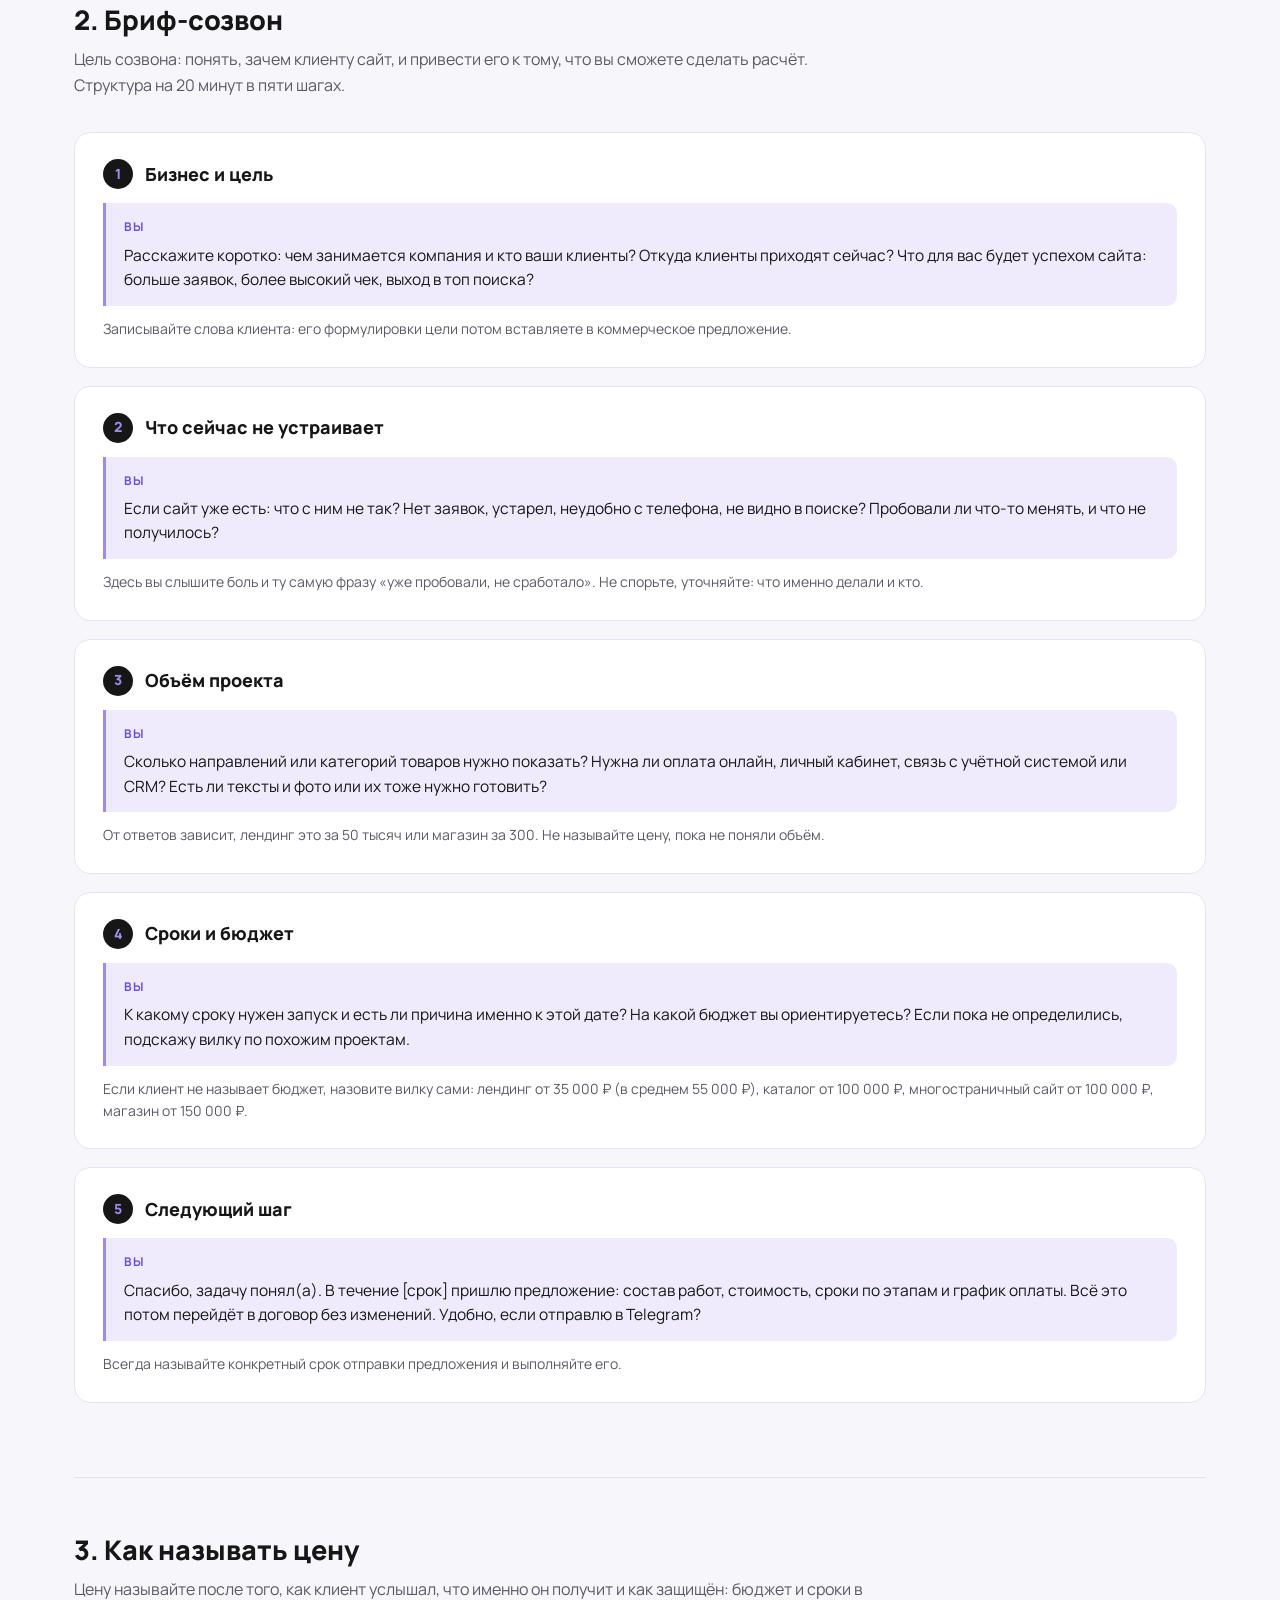
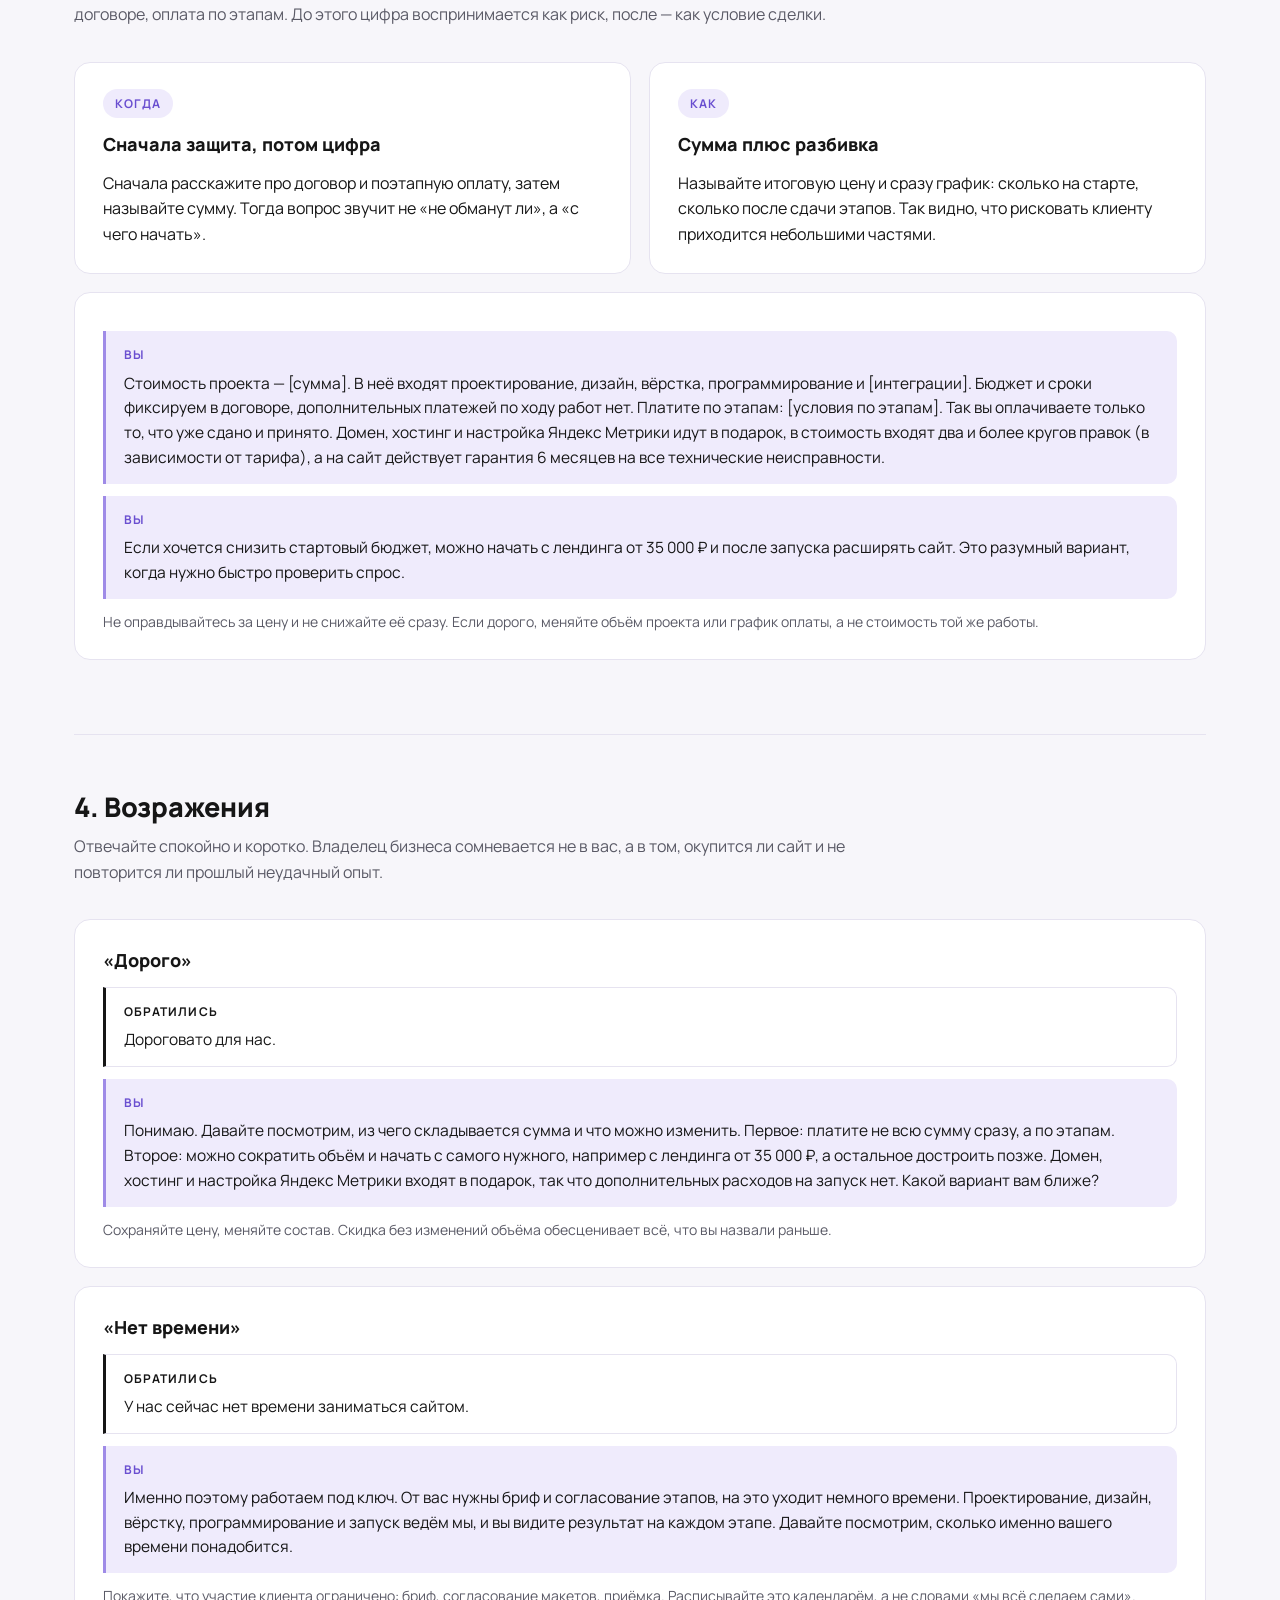
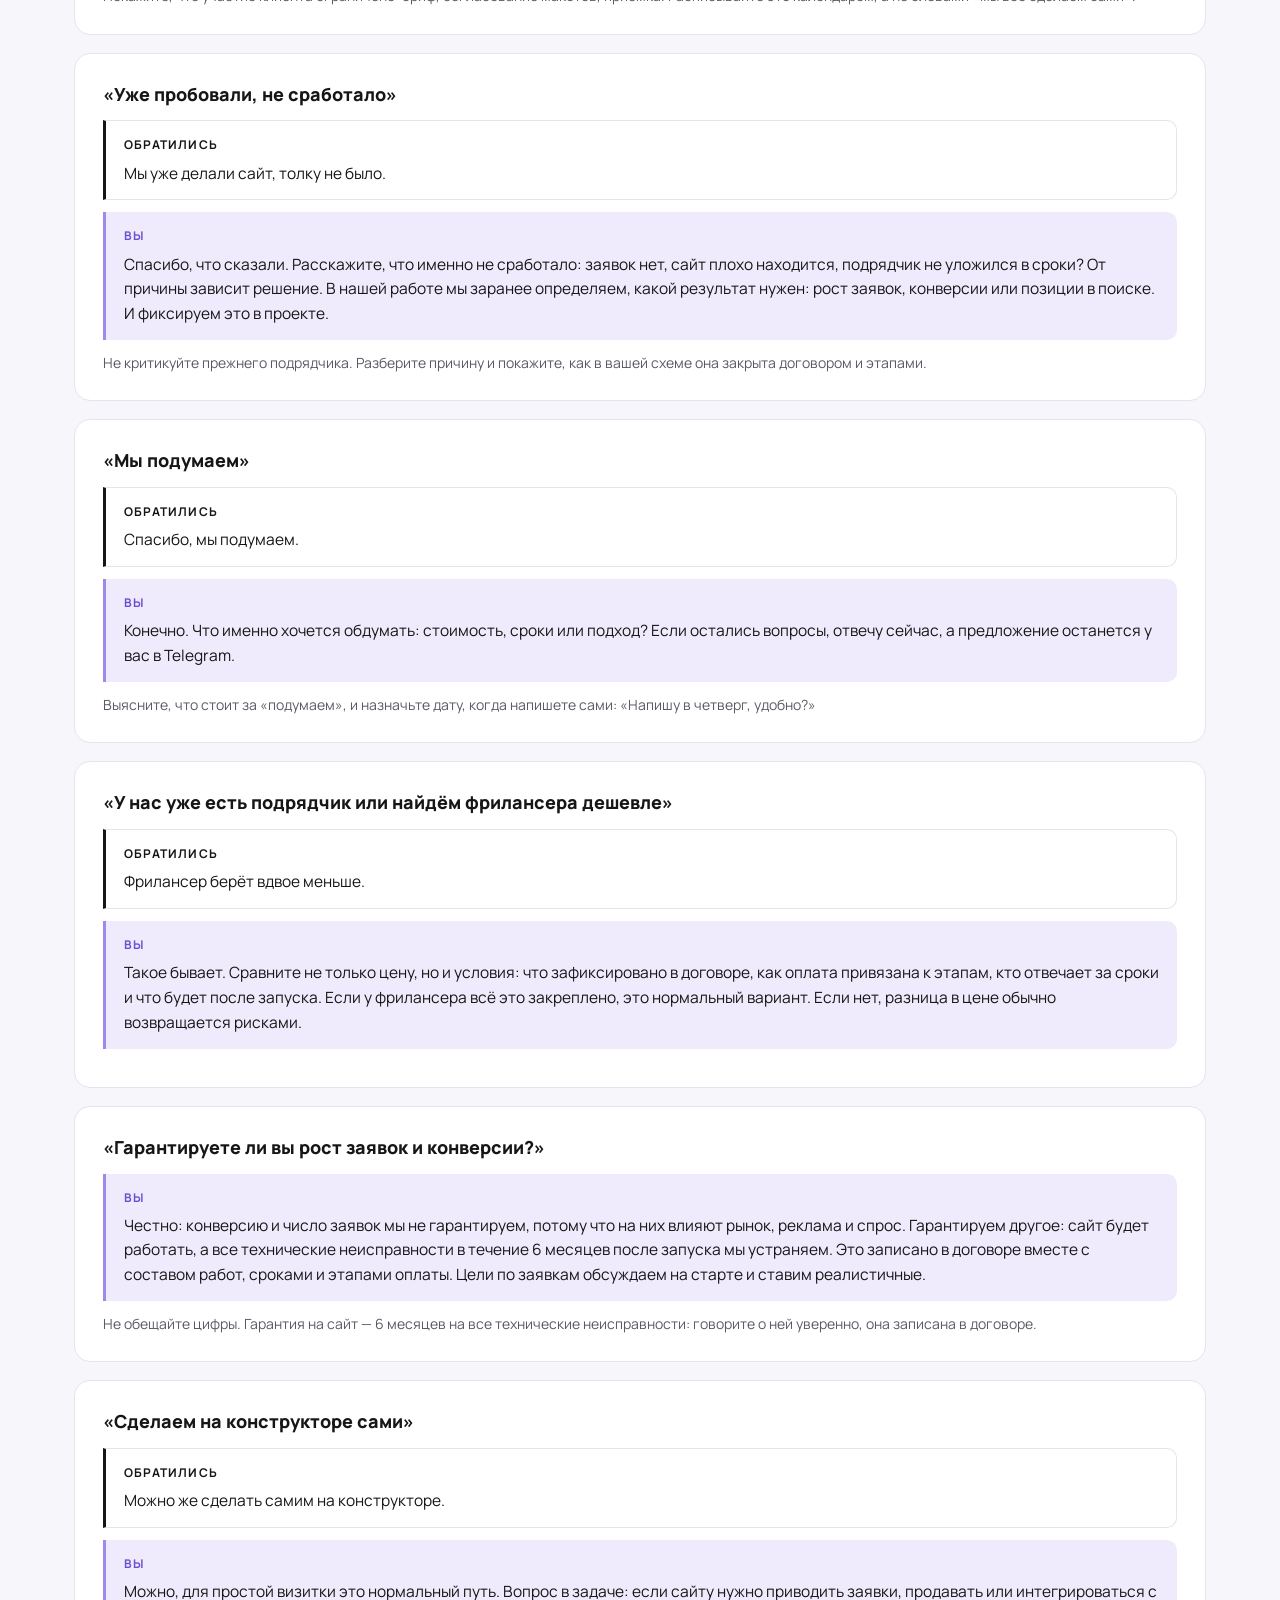
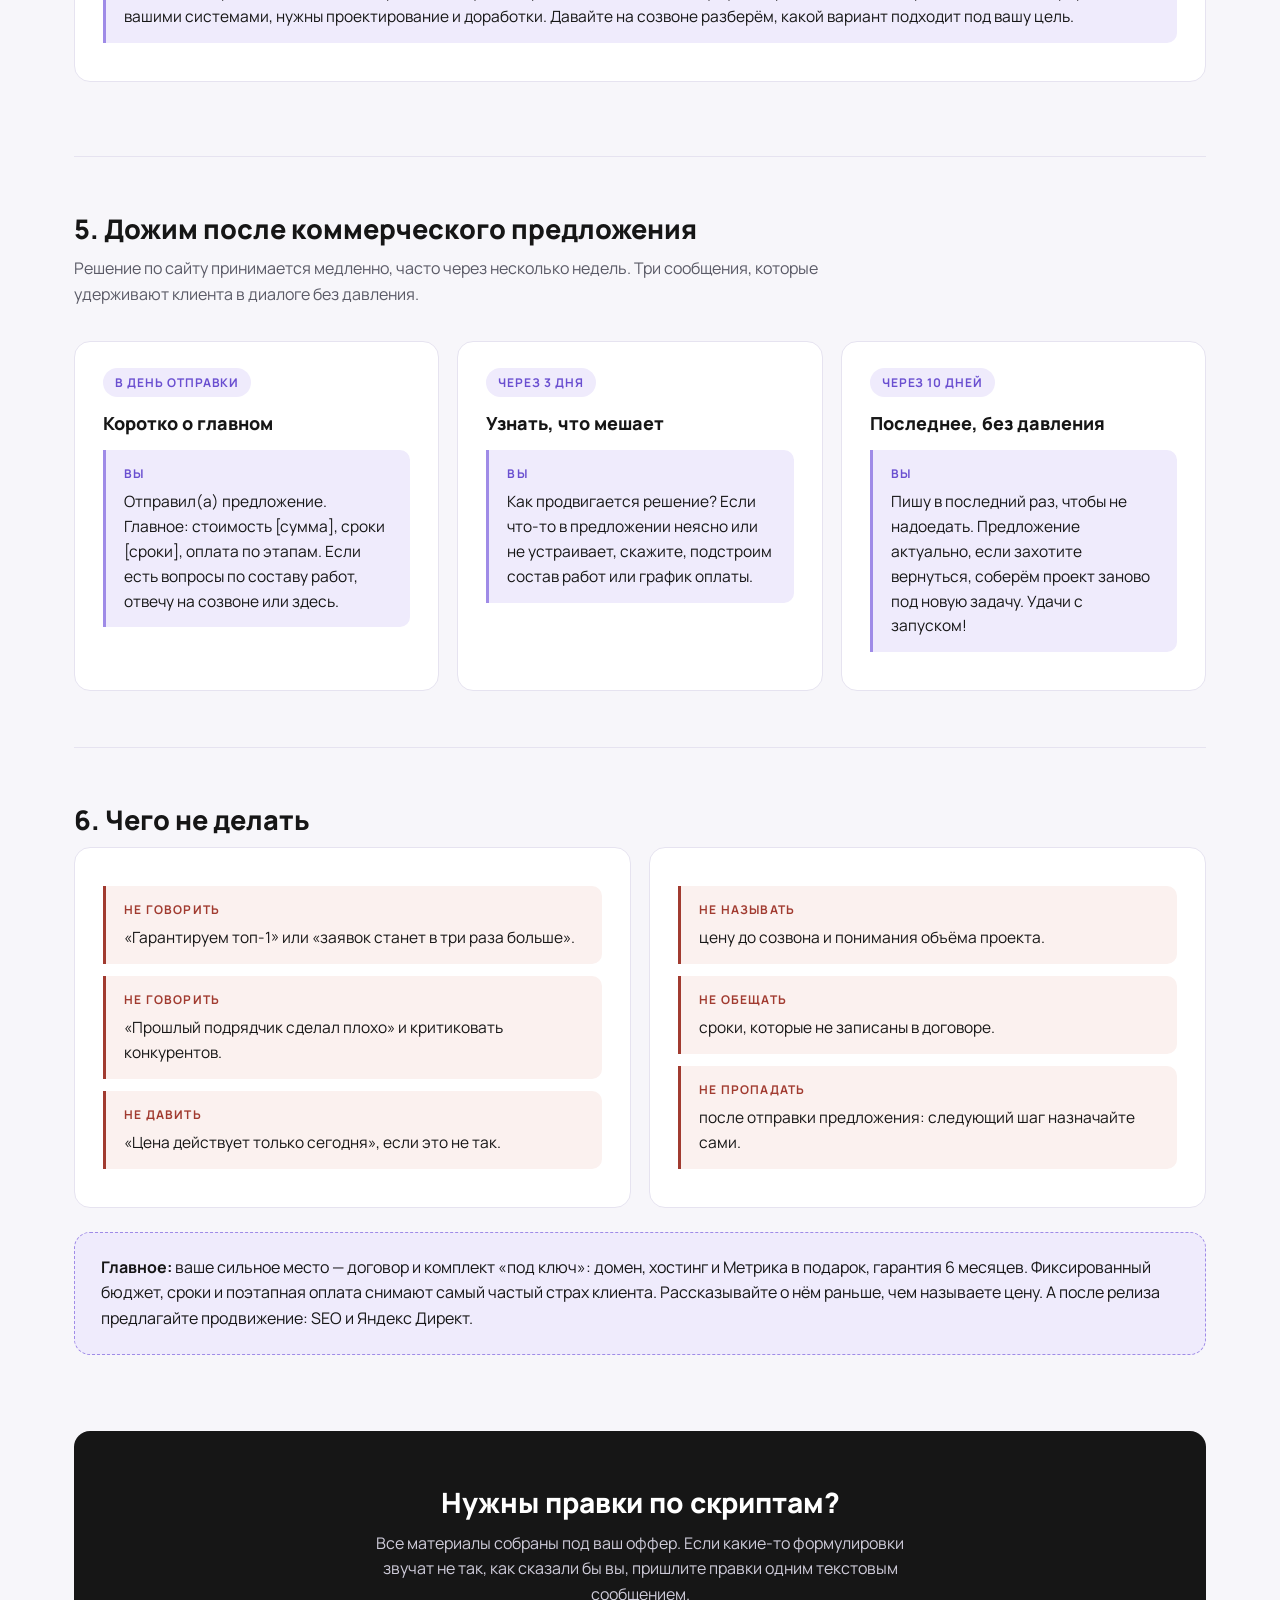
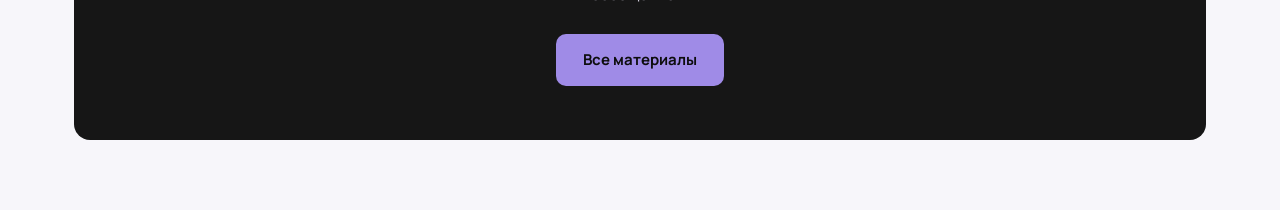
<file: scripts.html>
<!DOCTYPE html>
<html lang="ru">
<head>
<meta charset="UTF-8">
<meta name="viewport" content="width=device-width, initial-scale=1.0">
<title>Скрипты продаж — Allerhand</title>
<meta name="description" content="Что говорить владельцу бизнеса в переписке и на созвоне: заявка, бриф, цена, возражения «дорого», «нет времени», «уже пробовали».">
<meta name="robots" content="noindex">
<link rel="preconnect" href="https://fonts.googleapis.com">
<link rel="preconnect" href="https://fonts.gstatic.com" crossorigin>
<link href="https://fonts.googleapis.com/css2?family=Manrope:wght@400;500;600;700;800&display=swap" rel="stylesheet">
<link rel="icon" type="image/png" href="img/favicon.png">
<link rel="stylesheet" href="styles.css">
<link rel="stylesheet" href="materials.css">
</head>
<body>

<div class="doc-bar">
  <div class="doc-bar__inner">
    <a href="index.html" class="doc-bar__back">← <span>Назад на сайт</span></a>
    <div class="doc-bar__actions">
      <a href="materials.html" class="btn btn--ghost">Все материалы</a>
      <a href="presentation.html" class="btn btn--ghost">Презентация</a>
      <button class="btn btn--primary" onclick="window.print()">Сохранить в PDF</button>
    </div>
  </div>
</div>

<div class="container">

  <section class="doc-hero">
    <p class="eyebrow">Материал для внутреннего пользования</p>
    <h1>Скрипты продаж: от заявки до подписанного договора</h1>
    <p class="doc-hero__lead">Цель: чтобы заявка с сайта превращалась в договор с поэтапной оплатой, а не в «спасибо, мы подумаем». Здесь готовые формулировки под переписку и созвон: первый ответ, бриф, назначение цены, ответы на ваши ключевые возражения («дорого», «нет времени», «уже пробовали, не сработало») и дожим после коммерческого предложения. Сделка в вашей нише занимает от двух до шести недель, поэтому важна не скорость закрытия, а чтобы клиент не пропал между шагами.</p>
    <nav class="toc">
      <a href="#intake">Приём заявки</a>
      <a href="#brief">Бриф-созвон</a>
      <a href="#price">Как называть цену</a>
      <a href="#objections">Возражения</a>
      <a href="#chat">Дожим после КП</a>
      <a href="#stop">Чего не делать</a>
    </nav>
  </section>

  <section class="doc-section" id="intake">
    <h2>1. Приём заявки</h2>
    <p class="doc-section__lead">Заявка приходит из формы на сайте: в ней есть тип проекта, ориентировочный бюджет и комментарий. Задача первого ответа: быстро выйти на связь, показать, что вы прочитали заявку, и договориться о коротком созвоне.</p>

    <div class="grid-3">
      <div class="card">
        <p class="card__title">Отвечайте в день заявки</p>
        <p>Владелец бизнеса обычно пишет сразу нескольким студиям. Первым выигрывает тот, кто ответил быстро и по делу.</p>
      </div>
      <div class="card">
        <p class="card__title">Ссылайтесь на заявку</p>
        <p>«Вижу, что вам нужен интернет-магазин, бюджет 100–200 тысяч». Так клиент понимает, что его услышали, а не отправили шаблон.</p>
      </div>
      <div class="card">
        <p class="card__title">Цель сообщения — созвон</p>
        <p>Не пересказывайте весь процесс в переписке. Договоритесь о 15–20 минутах, на созвоне задачу понять проще.</p>
      </div>
    </div>

    <div class="card">
      <div class="card__head"><span class="card__step">1</span><p class="card__title">Первый ответ на заявку</p></div>
      <div class="say">
        <span class="say__who">Вы</span>
        Здравствуйте! Пришла ваша заявка на [тип проекта]. Чтобы назвать точную стоимость и сроки, нужно 15–20 минут разговора: уточню задачу, посмотрю ваш текущий сайт, если он есть, и расскажу, как мы фиксируем бюджет и сроки в договоре. Когда удобно: сегодня во второй половине дня или завтра утром?
      </div>
      <div class="say say--client">
        <span class="say__who">Обратились</span>
        Завтра в 11.
      </div>
      <div class="say">
        <span class="say__who">Вы</span>
        Договорились, завтра в 11:00. Если есть сайт или сайты конкурентов, которые вам нравятся, пришлите ссылки до созвона: так мы сэкономим время.
      </div>
      <p class="card__note">Если клиент пишет «позвоните сейчас»: звоните сразу, не просите выбирать время.</p>
    </div>
  </section>

  <section class="doc-section" id="brief">
    <h2>2. Бриф-созвон</h2>
    <p class="doc-section__lead">Цель созвона: понять, зачем клиенту сайт, и привести его к тому, что вы сможете сделать расчёт. Структура на 20 минут в пяти шагах.</p>

    <div class="card">
      <div class="card__head"><span class="card__step">1</span><p class="card__title">Бизнес и цель</p></div>
      <div class="say">
        <span class="say__who">Вы</span>
        Расскажите коротко: чем занимается компания и кто ваши клиенты? Откуда клиенты приходят сейчас? Что для вас будет успехом сайта: больше заявок, более высокий чек, выход в топ поиска?
      </div>
      <p class="card__note">Записывайте слова клиента: его формулировки цели потом вставляете в коммерческое предложение.</p>
    </div>

    <div class="card">
      <div class="card__head"><span class="card__step">2</span><p class="card__title">Что сейчас не устраивает</p></div>
      <div class="say">
        <span class="say__who">Вы</span>
        Если сайт уже есть: что с ним не так? Нет заявок, устарел, неудобно с телефона, не видно в поиске? Пробовали ли что-то менять, и что не получилось?
      </div>
      <p class="card__note">Здесь вы слышите боль и ту самую фразу «уже пробовали, не сработало». Не спорьте, уточняйте: что именно делали и кто.</p>
    </div>

    <div class="card">
      <div class="card__head"><span class="card__step">3</span><p class="card__title">Объём проекта</p></div>
      <div class="say">
        <span class="say__who">Вы</span>
        Сколько направлений или категорий товаров нужно показать? Нужна ли оплата онлайн, личный кабинет, связь с учётной системой или CRM? Есть ли тексты и фото или их тоже нужно готовить?
      </div>
      <p class="card__note">От ответов зависит, лендинг это за 50 тысяч или магазин за 300. Не называйте цену, пока не поняли объём.</p>
    </div>

    <div class="card">
      <div class="card__head"><span class="card__step">4</span><p class="card__title">Сроки и бюджет</p></div>
      <div class="say">
        <span class="say__who">Вы</span>
        К какому сроку нужен запуск и есть ли причина именно к этой дате? На какой бюджет вы ориентируетесь? Если пока не определились, подскажу вилку по похожим проектам.
      </div>
      <p class="card__note">Если клиент не называет бюджет, назовите вилку сами: лендинг от 35 000 ₽ (в среднем 55 000 ₽), каталог от 100 000 ₽, многостраничный сайт от 100 000 ₽, магазин от 150 000 ₽.</p>
    </div>

    <div class="card">
      <div class="card__head"><span class="card__step">5</span><p class="card__title">Следующий шаг</p></div>
      <div class="say">
        <span class="say__who">Вы</span>
        Спасибо, задачу понял(а). В течение [срок] пришлю предложение: состав работ, стоимость, сроки по этапам и график оплаты. Всё это потом перейдёт в договор без изменений. Удобно, если отправлю в Telegram?
      </div>
      <p class="card__note">Всегда называйте конкретный срок отправки предложения и выполняйте его.</p>
    </div>
  </section>

  <section class="doc-section" id="price">
    <h2>3. Как называть цену</h2>
    <p class="doc-section__lead">Цену называйте после того, как клиент услышал, что именно он получит и как защищён: бюджет и сроки в договоре, оплата по этапам. До этого цифра воспринимается как риск, после — как условие сделки.</p>

    <div class="grid-2">
      <div class="card">
        <span class="tag">Когда</span>
        <p class="card__title">Сначала защита, потом цифра</p>
        <p>Сначала расскажите про договор и поэтапную оплату, затем называйте сумму. Тогда вопрос звучит не «не обманут ли», а «с чего начать».</p>
      </div>
      <div class="card">
        <span class="tag">Как</span>
        <p class="card__title">Сумма плюс разбивка</p>
        <p>Называйте итоговую цену и сразу график: сколько на старте, сколько после сдачи этапов. Так видно, что рисковать клиенту приходится небольшими частями.</p>
      </div>
    </div>

    <div class="card" style="margin-top:18px">
      <div class="say">
        <span class="say__who">Вы</span>
        Стоимость проекта — [сумма]. В неё входят проектирование, дизайн, вёрстка, программирование и [интеграции]. Бюджет и сроки фиксируем в договоре, дополнительных платежей по ходу работ нет. Платите по этапам: [условия по этапам]. Так вы оплачиваете только то, что уже сдано и принято. Домен, хостинг и настройка Яндекс Метрики идут в подарок, в стоимость входят два и более кругов правок (в зависимости от тарифа), а на сайт действует гарантия 6 месяцев на все технические неисправности.
      </div>
      <div class="say">
        <span class="say__who">Вы</span>
        Если хочется снизить стартовый бюджет, можно начать с лендинга от 35 000 ₽ и после запуска расширять сайт. Это разумный вариант, когда нужно быстро проверить спрос.
      </div>
      <p class="card__note">Не оправдывайтесь за цену и не снижайте её сразу. Если дорого, меняйте объём проекта или график оплаты, а не стоимость той же работы.</p>
    </div>
  </section>

  <section class="doc-section" id="objections">
    <h2>4. Возражения</h2>
    <p class="doc-section__lead">Отвечайте спокойно и коротко. Владелец бизнеса сомневается не в вас, а в том, окупится ли сайт и не повторится ли прошлый неудачный опыт.</p>

    <div class="card">
      <p class="card__title">«Дорого»</p>
      <div class="say say--client"><span class="say__who">Обратились</span>Дороговато для нас.</div>
      <div class="say"><span class="say__who">Вы</span>Понимаю. Давайте посмотрим, из чего складывается сумма и что можно изменить. Первое: платите не всю сумму сразу, а по этапам. Второе: можно сократить объём и начать с самого нужного, например с лендинга от 35 000 ₽, а остальное достроить позже. Домен, хостинг и настройка Яндекс Метрики входят в подарок, так что дополнительных расходов на запуск нет. Какой вариант вам ближе?</div>
      <p class="card__note">Сохраняйте цену, меняйте состав. Скидка без изменений объёма обесценивает всё, что вы назвали раньше.</p>
    </div>

    <div class="card">
      <p class="card__title">«Нет времени»</p>
      <div class="say say--client"><span class="say__who">Обратились</span>У нас сейчас нет времени заниматься сайтом.</div>
      <div class="say"><span class="say__who">Вы</span>Именно поэтому работаем под ключ. От вас нужны бриф и согласование этапов, на это уходит немного времени. Проектирование, дизайн, вёрстку, программирование и запуск ведём мы, и вы видите результат на каждом этапе. Давайте посмотрим, сколько именно вашего времени понадобится.</div>
      <p class="card__note">Покажите, что участие клиента ограничено: бриф, согласование макетов, приёмка. Расписывайте это календарём, а не словами «мы всё сделаем сами».</p>
    </div>

    <div class="card">
      <p class="card__title">«Уже пробовали, не сработало»</p>
      <div class="say say--client"><span class="say__who">Обратились</span>Мы уже делали сайт, толку не было.</div>
      <div class="say"><span class="say__who">Вы</span>Спасибо, что сказали. Расскажите, что именно не сработало: заявок нет, сайт плохо находится, подрядчик не уложился в сроки? От причины зависит решение. В нашей работе мы заранее определяем, какой результат нужен: рост заявок, конверсии или позиции в поиске. И фиксируем это в проекте.</div>
      <p class="card__note">Не критикуйте прежнего подрядчика. Разберите причину и покажите, как в вашей схеме она закрыта договором и этапами.</p>
    </div>

    <div class="card">
      <p class="card__title">«Мы подумаем»</p>
      <div class="say say--client"><span class="say__who">Обратились</span>Спасибо, мы подумаем.</div>
      <div class="say"><span class="say__who">Вы</span>Конечно. Что именно хочется обдумать: стоимость, сроки или подход? Если остались вопросы, отвечу сейчас, а предложение останется у вас в Telegram.</div>
      <p class="card__note">Выясните, что стоит за «подумаем», и назначьте дату, когда напишете сами: «Напишу в четверг, удобно?»</p>
    </div>

    <div class="card">
      <p class="card__title">«У нас уже есть подрядчик или найдём фрилансера дешевле»</p>
      <div class="say say--client"><span class="say__who">Обратились</span>Фрилансер берёт вдвое меньше.</div>
      <div class="say"><span class="say__who">Вы</span>Такое бывает. Сравните не только цену, но и условия: что зафиксировано в договоре, как оплата привязана к этапам, кто отвечает за сроки и что будет после запуска. Если у фрилансера всё это закреплено, это нормальный вариант. Если нет, разница в цене обычно возвращается рисками.</div>
    </div>

    <div class="card">
      <p class="card__title">«Гарантируете ли вы рост заявок и конверсии?»</p>
      <div class="say"><span class="say__who">Вы</span>Честно: конверсию и число заявок мы не гарантируем, потому что на них влияют рынок, реклама и спрос. Гарантируем другое: сайт будет работать, а все технические неисправности в течение 6 месяцев после запуска мы устраняем. Это записано в договоре вместе с составом работ, сроками и этапами оплаты. Цели по заявкам обсуждаем на старте и ставим реалистичные.</div>
      <p class="card__note">Не обещайте цифры. Гарантия на сайт — 6 месяцев на все технические неисправности: говорите о ней уверенно, она записана в договоре.</p>
    </div>

    <div class="card">
      <p class="card__title">«Сделаем на конструкторе сами»</p>
      <div class="say say--client"><span class="say__who">Обратились</span>Можно же сделать самим на конструкторе.</div>
      <div class="say"><span class="say__who">Вы</span>Можно, для простой визитки это нормальный путь. Вопрос в задаче: если сайту нужно приводить заявки, продавать или интегрироваться с вашими системами, нужны проектирование и доработки. Давайте на созвоне разберём, какой вариант подходит под вашу цель.</div>
    </div>
  </section>

  <section class="doc-section" id="chat">
    <h2>5. Дожим после коммерческого предложения</h2>
    <p class="doc-section__lead">Решение по сайту принимается медленно, часто через несколько недель. Три сообщения, которые удерживают клиента в диалоге без давления.</p>

    <div class="grid-3">
      <div class="card">
        <span class="tag">В день отправки</span>
        <p class="card__title">Коротко о главном</p>
        <div class="say"><span class="say__who">Вы</span>Отправил(а) предложение. Главное: стоимость [сумма], сроки [сроки], оплата по этапам. Если есть вопросы по составу работ, отвечу на созвоне или здесь.</div>
      </div>
      <div class="card">
        <span class="tag">Через 3 дня</span>
        <p class="card__title">Узнать, что мешает</p>
        <div class="say"><span class="say__who">Вы</span>Как продвигается решение? Если что-то в предложении неясно или не устраивает, скажите, подстроим состав работ или график оплаты.</div>
      </div>
      <div class="card">
        <span class="tag">Через 10 дней</span>
        <p class="card__title">Последнее, без давления</p>
        <div class="say"><span class="say__who">Вы</span>Пишу в последний раз, чтобы не надоедать. Предложение актуально, если захотите вернуться, соберём проект заново под новую задачу. Удачи с запуском!</div>
      </div>
    </div>
  </section>

  <section class="doc-section" id="stop">
    <h2>6. Чего не делать</h2>
    <div class="grid-2">
      <div class="card">
        <div class="say say--stop"><span class="say__who">Не говорить</span>«Гарантируем топ-1» или «заявок станет в три раза больше».</div>
        <div class="say say--stop"><span class="say__who">Не говорить</span>«Прошлый подрядчик сделал плохо» и критиковать конкурентов.</div>
        <div class="say say--stop"><span class="say__who">Не давить</span>«Цена действует только сегодня», если это не так.</div>
      </div>
      <div class="card">
        <div class="say say--stop"><span class="say__who">Не называть</span>цену до созвона и понимания объёма проекта.</div>
        <div class="say say--stop"><span class="say__who">Не обещать</span>сроки, которые не записаны в договоре.</div>
        <div class="say say--stop"><span class="say__who">Не пропадать</span>после отправки предложения: следующий шаг назначайте сами.</div>
      </div>
    </div>
    <div class="tip">
      <strong>Главное:</strong> ваше сильное место — договор и комплект «под ключ»: домен, хостинг и Метрика в подарок, гарантия 6 месяцев. Фиксированный бюджет, сроки и поэтапная оплата снимают самый частый страх клиента. Рассказывайте о нём раньше, чем называете цену. А после релиза предлагайте продвижение: SEO и Яндекс Директ.
    </div>
  </section>

  <div class="cta-final">
    <h2>Нужны правки по скриптам?</h2>
    <p>Все материалы собраны под ваш оффер. Если какие-то формулировки звучат не так, как сказали бы вы, пришлите правки одним текстовым сообщением.</p>
    <div class="cta-final__actions"><a href="materials.html" class="btn btn--accent">Все материалы</a></div>
  </div>

</div>

</body>
</html>
</file>
<file: styles.css>
:root{
  --navy:#161616;
  --navy-dark:#0D0D0D;
  --navy-soft:#F1EEFB;
  --gold:#9F8BE7;
  --gold-dark:#6A4FD0;
  --gold-soft:#EFEBFC;
  --cream:#F7F6FA;
  --paper:#ffffff;
  --ink:#161616;
  --ink-soft:#5A5A66;
  --line:#E6E3F0;
  --radius:16px;
  --shadow:0 18px 40px -22px rgba(22,22,22,.38);
}

*{box-sizing:border-box;margin:0;padding:0}
html{scroll-behavior:smooth}
body{
  font-family:'Manrope',Arial,sans-serif;
  color:var(--ink);
  background:var(--cream);
  line-height:1.6;
  -webkit-font-smoothing:antialiased;
}
h1,h2,h3{font-family:'Manrope',Arial,sans-serif;font-weight:800;color:var(--navy);line-height:1.22}
img{max-width:100%;display:block}
a{color:inherit;text-decoration:none}
ul{list-style:none}
.container{max-width:1180px;margin:0 auto;padding:0 24px}

/* BUTTONS */
.btn{display:inline-flex;align-items:center;justify-content:center;gap:8px;padding:13px 26px;border-radius:10px;font-weight:700;font-size:15px;transition:.2s;border:1.5px solid transparent;cursor:pointer;white-space:nowrap;font-family:inherit}
.btn--accent{background:var(--gold);color:var(--navy-dark)}
.btn--accent:hover{background:#B3A3EE}
.btn--outline{border-color:var(--navy);color:var(--navy)}
.btn--outline:hover{background:var(--navy);color:#fff}
.btn--lg{padding:16px 32px;font-size:16px}
.btn--block{width:100%}

/* HEADER */
.header{position:sticky;top:0;z-index:100;background:rgba(247,246,250,.93);backdrop-filter:blur(10px);border-bottom:1px solid transparent;transition:.2s}
.header.scrolled{border-bottom-color:var(--line);box-shadow:0 4px 16px -8px rgba(22,22,22,.22)}
.header__inner{display:flex;align-items:center;justify-content:space-between;gap:24px;min-width:0;height:80px}
.logo{display:flex;align-items:center;gap:10px;font-family:'Manrope',sans-serif;font-weight:800;font-size:21px;letter-spacing:.01em;color:var(--navy);flex-shrink:0}
.logo__icon{width:auto;height:30px;flex-shrink:0}
.logo__suffix{color:var(--gold-dark);font-weight:600;font-size:13px;letter-spacing:.02em}
.logo--footer{font-size:22px;color:#fff;margin-bottom:12px}
.nav{display:flex;gap:24px}
.nav a{font-weight:600;font-size:14.5px;color:var(--ink-soft);white-space:nowrap}
.nav a:hover{color:var(--gold-dark)}
.header__actions{display:flex;align-items:center;gap:16px;flex-shrink:0}
.header__phone{font-weight:700;color:var(--navy);white-space:nowrap}
.burger{display:none;flex-direction:column;justify-content:center;gap:5px;width:32px;height:32px;background:none;border:none;cursor:pointer}
.burger span{display:block;height:2px;background:var(--navy);border-radius:2px;transition:.2s}

/* HERO (точечная сетка) */
.hero{padding:64px 0 80px;background-image:radial-gradient(rgba(22,22,22,.13) 1.2px,transparent 1.2px);background-size:26px 26px}
.hero__grid{display:grid;grid-template-columns:1.15fr .85fr;gap:56px;align-items:center}
.eyebrow{color:var(--gold-dark);font-weight:700;font-size:13.5px;letter-spacing:.06em;text-transform:uppercase;margin-bottom:16px}
.hero h1{font-size:40px;margin-bottom:20px}
.hero h1 em{font-style:normal;background:linear-gradient(transparent 62%,var(--gold) 62%);padding:0 2px}
.hero__lead{font-size:18px;color:var(--ink-soft);margin-bottom:32px;max-width:580px}
.hero__cta{display:flex;gap:14px;flex-wrap:wrap;margin-bottom:44px}
.hero__stats{display:flex;gap:36px;flex-wrap:wrap;align-items:flex-start}
.stat__num{display:block;font-family:'Manrope',sans-serif;font-size:28px;font-weight:800;color:var(--navy)}
.stat__label{font-size:13.5px;color:var(--ink-soft)}

/* HERO CARD (окно браузера) */
.hero__card{background:var(--paper);border:1px solid var(--line);border-radius:var(--radius);box-shadow:var(--shadow);overflow:hidden}
.hero__bar{display:flex;align-items:center;gap:7px;padding:13px 18px;background:var(--navy-soft);border-bottom:1px solid var(--line)}
.hero__bar i{display:block;width:10px;height:10px;border-radius:50%;background:#C9C3E6}
.hero__bar i:first-child{background:var(--gold)}
.hero__bar span{margin-left:10px;font-size:12px;color:var(--ink-soft);background:var(--paper);border-radius:999px;padding:3px 14px;font-weight:600}
.hero__body{padding:28px 30px 32px}
.hero__badge{display:inline-block;background:var(--gold);color:var(--navy-dark);font-weight:800;font-size:12px;letter-spacing:.06em;text-transform:uppercase;border-radius:999px;padding:5px 12px;margin-bottom:14px}
.hero__card-title{font-family:'Manrope',sans-serif;font-weight:800;font-size:18px;color:var(--navy);margin-bottom:18px}
.hero__card-list{margin-bottom:24px}
.hero__card-list li{position:relative;padding-left:28px;margin-bottom:12px;font-size:15px;color:var(--ink-soft)}
.hero__card-list li::before{content:"";position:absolute;left:0;top:5px;width:16px;height:16px;border-radius:50%;background:var(--gold);opacity:.35}
.hero__card-list li::after{content:"✓";position:absolute;left:3px;top:1px;color:var(--gold-dark);font-weight:800;font-size:13px}

/* SECTIONS */
.section{padding:76px 0}
.section-head{display:flex;align-items:baseline;gap:14px;margin-bottom:16px}
.section-head__num{font-family:'Manrope',sans-serif;font-size:15px;color:var(--gold-dark);font-weight:800}
.section-head__title{font-family:'Manrope',sans-serif;font-size:30px;font-weight:800;color:var(--navy);line-height:1.2}
.section-lead{color:var(--ink-soft);font-size:16.5px;max-width:700px;margin-bottom:44px}

/* GIFTS (в подарок) */
.gifts{background:var(--paper)}
.gifts__grid{display:grid;grid-template-columns:repeat(4,1fr);gap:20px}
.gift{border:1px solid var(--line);border-radius:var(--radius);padding:26px;background:var(--cream)}
.gift__icon{width:46px;height:46px;border-radius:12px;background:var(--navy);color:var(--gold);display:flex;align-items:center;justify-content:center;margin-bottom:14px}
.gift__icon svg{width:23px;height:23px}
.gift__tag{display:inline-block;font-size:11px;font-weight:800;letter-spacing:.06em;text-transform:uppercase;background:var(--gold);color:var(--navy-dark);border-radius:999px;padding:4px 11px;margin-bottom:10px}
.gift__tag--dark{background:var(--navy);color:#fff}
.gift h3{font-size:18px;margin-bottom:8px}
.gift p{color:var(--ink-soft);font-size:14.5px}

/* PAINS (узнаёте себя) */
.pains{background:var(--cream)}
.pains__grid{display:grid;grid-template-columns:repeat(5,1fr);gap:18px}
.pain{border:1px solid var(--line);border-radius:var(--radius);padding:24px 20px;background:var(--paper)}
.pain__icon{width:42px;height:42px;border-radius:12px;background:var(--gold-soft);color:var(--gold-dark);display:flex;align-items:center;justify-content:center;margin-bottom:14px}
.pain__icon svg{width:21px;height:21px}
.pain h3{font-size:16px;margin-bottom:8px}
.pain p{color:var(--ink-soft);font-size:13.5px}

/* SERVICES */
.services__grid{display:grid;grid-template-columns:repeat(2,1fr);gap:22px}
.service{border:1px solid var(--line);border-radius:var(--radius);padding:30px;background:var(--paper);display:flex;flex-direction:column}
.service__top{display:flex;justify-content:space-between;align-items:flex-start;gap:16px;margin-bottom:14px}
.service__icon{width:46px;height:46px;border-radius:12px;background:var(--navy);color:var(--gold);display:flex;align-items:center;justify-content:center;flex-shrink:0}
.service__icon svg{width:23px;height:23px}
.service__price{font-family:'Manrope',sans-serif;font-weight:800;font-size:20px;color:var(--navy);text-align:right;white-space:nowrap}
.service__price small{display:block;font-family:'Manrope',sans-serif;font-weight:500;font-size:12px;color:var(--ink-soft)}
.service h3{font-size:19px;margin-bottom:8px}
.service p{color:var(--ink-soft);font-size:14.5px;margin-bottom:14px}
.service ul li{position:relative;padding-left:22px;margin-bottom:8px;font-size:14.5px;color:var(--ink)}
.service ul li::before{content:"";position:absolute;left:2px;top:9px;width:8px;height:8px;border-radius:50%;background:var(--gold)}

/* WHY (договор, этапы, гарантии) */
.why__box{display:grid;grid-template-columns:1.1fr .9fr;gap:40px;align-items:center;background:var(--navy);border-radius:22px;padding:48px}
.why__box h2{color:#fff;font-size:28px;margin-bottom:14px}
.why__box p{color:#CFCCDA;margin-bottom:12px;font-size:15.5px}
.why__list{margin-top:18px}
.why__list li{position:relative;padding-left:26px;margin-bottom:10px;color:#fff;font-size:15.5px}
.why__list li::before{content:"✓";position:absolute;left:0;top:0;color:var(--gold);font-weight:800}
.why__quote{background:rgba(255,255,255,.07);border-left:3px solid var(--gold);border-radius:0 12px 12px 0;padding:22px 24px;color:#fff;font-size:17px;font-family:'Manrope',sans-serif;font-weight:600;line-height:1.5}
.why__quote small{display:block;margin-top:10px;font-family:'Manrope',sans-serif;font-weight:400;font-size:13px;color:#A8A5BC}
.why__clients{margin-top:16px;font-size:14px;color:#A8A5BC}

/* CYCLE (полный цикл) */
.cycle{background:var(--paper)}
.cycle__grid{display:grid;grid-template-columns:repeat(3,1fr);gap:20px}
.cycle__item{border:1px solid var(--line);border-radius:var(--radius);padding:26px;background:var(--cream)}
.cycle__item b{display:inline-block;font-family:'Manrope',sans-serif;font-size:12px;font-weight:800;letter-spacing:.06em;text-transform:uppercase;color:var(--navy-dark);background:var(--gold);border-radius:999px;padding:4px 11px;margin-bottom:12px}
.cycle__item h3{font-size:17.5px;margin-bottom:8px}
.cycle__item p{color:var(--ink-soft);font-size:14.5px}

/* DOUBTS (возражения) */
.doubts__grid{display:grid;grid-template-columns:repeat(3,1fr);gap:24px}
.doubt{background:var(--paper);border:1px solid var(--line);border-radius:var(--radius);padding:28px}
.doubt__q{font-family:'Manrope',sans-serif;font-weight:800;font-size:18px;color:var(--navy);margin-bottom:10px}
.doubt__q::before{content:"«";color:var(--gold-dark)}
.doubt__q::after{content:"»";color:var(--gold-dark)}
.doubt p{color:var(--ink-soft);font-size:14.5px}

/* STEPS */
.steps{background:var(--paper)}
.steps__grid{display:grid;grid-template-columns:repeat(5,1fr);gap:20px}
.step{text-align:center}
.step__num{display:flex;align-items:center;justify-content:center;width:48px;height:48px;border-radius:50%;background:var(--navy);color:var(--gold);font-family:'Manrope',sans-serif;font-weight:800;margin:0 auto 16px;font-size:18px}
.step h3{font-size:15.5px;margin-bottom:6px}
.step p{color:var(--ink-soft);font-size:13.5px}

/* PRICES */
.prices__table{max-width:860px;border:1px solid var(--line);border-radius:var(--radius);overflow:hidden;background:var(--paper)}
.price-row{display:grid;grid-template-columns:1.2fr 1.3fr .8fr;gap:12px;align-items:center;padding:18px 26px;border-bottom:1px solid var(--line)}
.price-row:last-child{border-bottom:none}
.price-row--head{background:var(--navy);color:#CFCCDA;font-size:12.5px;font-weight:700;letter-spacing:.06em;text-transform:uppercase;padding:14px 26px}
.price-row__name{font-weight:700;color:var(--navy)}
.price-row__name small{display:block;font-weight:400;font-size:13px;color:var(--ink-soft);margin-top:2px}
.price-row__each{color:var(--ink-soft);font-size:14.5px}
.price-row__sum{font-family:'Manrope',sans-serif;font-weight:800;font-size:20px;color:var(--navy);text-align:right;white-space:nowrap}
.price-row--hit{background:var(--gold-soft)}
.price-row--hit .price-row__name::after{content:"Старт";margin-left:10px;font-size:11px;font-weight:800;letter-spacing:.06em;text-transform:uppercase;background:var(--gold);color:var(--navy-dark);padding:3px 9px;border-radius:999px}
.prices__notes{max-width:860px;margin-top:22px;display:grid;gap:10px}
.prices__notes p{font-size:14.5px;color:var(--ink-soft)}
.prices__notes b{color:var(--navy)}
.promo{max-width:860px;margin-top:26px;display:flex;align-items:center;gap:20px;flex-wrap:wrap;justify-content:space-between;background:var(--navy);color:#CFCCDA;border-radius:var(--radius);padding:24px 28px}
.promo b{display:block;font-family:'Manrope',sans-serif;font-size:20px;color:#fff;margin-bottom:4px}
.promo span{font-size:14.5px}

/* FAQ */
.faq{background:var(--paper)}
.faq__list{max-width:820px}
.faq__item{border-bottom:1px solid var(--line);padding:20px 0}
.faq__item summary{cursor:pointer;font-weight:700;font-size:16px;color:var(--navy);list-style:none;display:flex;justify-content:space-between;align-items:center}
.faq__item summary::-webkit-details-marker{display:none}
.faq__item summary::after{content:"+";font-size:22px;color:var(--gold-dark);flex-shrink:0;margin-left:16px}
.faq__item[open] summary::after{content:"–"}
.faq__item p{color:var(--ink-soft);margin-top:12px;font-size:14.5px}

/* FORM */
.form-section__grid{display:grid;grid-template-columns:1.05fr .95fr;gap:40px}
.form{background:var(--paper);border:1px solid var(--line);border-radius:var(--radius);padding:40px;box-shadow:var(--shadow)}
.form h2{font-size:25px;margin-bottom:10px}
.form__lead{color:var(--ink-soft);margin-bottom:26px}
.form__row{margin-bottom:18px}
.form__row label{display:block;font-weight:700;font-size:14px;margin-bottom:6px;color:var(--navy)}
.form__row input[type=text],.form__row input[type=tel],.form__row select,.form__row textarea{width:100%;padding:13px 16px;border:1.5px solid var(--line);border-radius:10px;font-family:inherit;font-size:15px;background:var(--cream);resize:vertical;color:var(--ink)}
.form__row input:focus,.form__row textarea:focus,.form__row select:focus{outline:none;border-color:var(--navy)}
.consent{display:flex;gap:10px;align-items:flex-start;font-size:13px;color:var(--ink-soft);margin-bottom:12px;line-height:1.5}
.consent input{margin-top:3px;accent-color:var(--navy);flex-shrink:0;width:17px;height:17px}
.consent a{color:var(--gold-dark);text-decoration:underline}
.form__hint{margin-top:14px;font-size:12.5px;color:var(--ink-soft);text-align:center}

/* CONTACT CARD */
.coverage{background:var(--navy);color:#CFCCDA;border-radius:var(--radius);padding:36px;display:flex;flex-direction:column;justify-content:center;min-height:340px}
.coverage__title{font-family:'Manrope',sans-serif;font-weight:800;font-size:20px;color:#fff;margin-bottom:20px}
.coverage__list li{position:relative;padding-left:24px;margin-bottom:14px;font-size:15px;color:#CFCCDA}
.coverage__list li::before{content:"";position:absolute;left:2px;top:9px;width:8px;height:8px;border-radius:50%;background:var(--gold)}
.coverage__contact{margin-top:22px;padding-top:22px;border-top:1px solid rgba(255,255,255,.15);display:flex;flex-direction:column;gap:8px}
.coverage__contact span{font-size:13px;color:#9A97AD}
.coverage__contact a{font-weight:700;color:var(--gold)}
.coverage__contact a:hover{color:#fff}

/* FOOTER */
.footer{background:var(--navy-dark);color:#CFCCDA;padding:64px 0 24px}
.footer__grid{display:grid;grid-template-columns:1.4fr 1fr 1fr 1fr;gap:32px;padding-bottom:40px;border-bottom:1px solid rgba(255,255,255,.12)}
.footer__col a,.footer__col p{display:block;color:#CFCCDA;font-size:14.5px;margin-bottom:10px}
.footer__col a:hover{color:#fff}
.footer__title{color:var(--gold);font-weight:700;margin-bottom:14px;font-size:15px}
.footer__bottom{display:flex;justify-content:space-between;align-items:center;padding-top:24px;font-size:13.5px;color:#9A97AD;flex-wrap:wrap;gap:10px}
.footer__bottom a:hover{color:#fff}

/* FAB */
.fab{position:fixed;bottom:26px;right:26px;width:56px;height:56px;border-radius:50%;background:var(--gold);color:var(--navy-dark);display:flex;align-items:center;justify-content:center;box-shadow:0 10px 30px -8px rgba(159,139,231,.8);z-index:90;transition:.2s}
.fab:hover{transform:translateY(-3px)}
.fab svg{width:26px;height:26px}

/* REVEAL */
.reveal{opacity:0;transform:translateY(18px);transition:opacity .6s ease,transform .6s ease}
.reveal.is-visible{opacity:1;transform:none}

/* BREAKPOINTS */
@media (max-width:1360px){
  .logo__suffix{display:none}
}
@media (max-width:1180px){
  .nav{gap:16px}
  .nav a{font-size:13.5px}
  .pains__grid{grid-template-columns:repeat(3,1fr)}
  .gifts__grid{grid-template-columns:repeat(2,1fr)}
}
@media (max-width:1100px){
  .nav{display:none}
  .burger{display:flex}
  .nav.is-open{display:flex;position:absolute;top:80px;left:0;right:0;background:var(--paper);flex-direction:column;padding:20px 24px;gap:16px;border-bottom:1px solid var(--line);box-shadow:var(--shadow)}
  .burger.is-open span:nth-child(1){transform:translateY(7px) rotate(45deg)}
  .burger.is-open span:nth-child(2){opacity:0}
  .burger.is-open span:nth-child(3){transform:translateY(-7px) rotate(-45deg)}
}
@media (max-width:900px){
  .hero__grid{grid-template-columns:1fr}
  .hero h1{font-size:32px}
  .pains__grid{grid-template-columns:repeat(2,1fr)}
  .services__grid{grid-template-columns:1fr}
  .cycle__grid{grid-template-columns:repeat(2,1fr)}
  .doubts__grid{grid-template-columns:1fr}
  .why__box{grid-template-columns:1fr;padding:32px 26px}
  .steps__grid{grid-template-columns:repeat(2,1fr)}
  .form-section__grid{grid-template-columns:1fr}
  .coverage{min-height:auto}
  .footer__grid{grid-template-columns:1fr 1fr}
  .price-row{grid-template-columns:1fr auto;padding:16px 20px}
  .price-row--head{display:none}
  .price-row__each{grid-column:1;font-size:13.5px}
  .price-row__sum{grid-column:2;grid-row:1}
}
@media (max-width:560px){
  .container{padding:0 16px}
  .header__inner{gap:10px}
  .header__actions{gap:10px}
  .header__actions .btn{padding:9px 13px;font-size:13.5px}
  .logo{font-size:18px;gap:8px}
  .logo__icon{width:28px;height:28px}
  .header__phone{display:none}
  .pains__grid{grid-template-columns:1fr}
  .gifts__grid{grid-template-columns:1fr}
  .cycle__grid{grid-template-columns:1fr}
  .steps__grid{grid-template-columns:1fr}
  .hero__stats{gap:24px}
  .hero__body{padding:24px 22px 26px}
  .footer__grid{grid-template-columns:1fr}
  .form{padding:28px 22px}
  .section-head__title{font-size:25px}
}
@media (max-width:380px){
  .logo__suffix{display:none}
}
</file>
<file: blog/blog.css>
/* Стили блога. Цвета берутся из палитры сайта: install.mjs прописывает --b-* в blog.config.json (theme). */
:root { --b-bg: #fff; --b-surface: #fff; --b-ink: #18181b; --b-text: #2b2b30; --b-soft: #6b6b73; --b-line: #e5e5e5; --b-accent: #2563eb; --b-accent-soft: #eef3ff; --b-radius: 16px; }
.blog { padding: 112px 0 72px; background: var(--b-bg); color: var(--b-text); }
.blog > section, .blog > article { width: 100%; max-width: 1160px; margin: 0 auto; padding: 0 20px; }
.b-crumbs { display: flex; gap: 8px; flex-wrap: wrap; font-size: 14px; color: var(--b-soft); margin-bottom: 22px; }
.b-crumbs a { color: var(--b-soft); text-decoration: none; }
.b-crumbs a:hover { color: var(--b-accent); }
.b-meta { display: flex; flex-wrap: wrap; align-items: center; gap: 6px 14px; font-size: 14px; color: var(--b-soft); }
.b-chip { display: inline-block; padding: 3px 12px; border-radius: 999px; background: var(--b-accent-soft); color: var(--b-accent); font-weight: 600; font-size: 13px; }
.b-head h1 { font-family: var(--ff-head, inherit); color: var(--b-ink); font-size: clamp(28px, 4.4vw, 46px); line-height: 1.15; margin: 14px 0 16px; letter-spacing: -0.01em; }
.b-lead { font-size: 19px; line-height: 1.55; color: var(--b-soft); max-width: 720px; }
.b-author { margin-top: 14px; font-size: 14px; color: var(--b-soft); }

/* Статья */
.b-article { max-width: 780px !important; }
.b-cover { margin: 28px 0 8px; border-radius: var(--b-radius); overflow: hidden; }
.b-cover img { display: block; width: 100%; height: auto; }
.b-toc { margin: 28px 0; padding: 20px 24px; border: 1px solid var(--b-line); border-radius: var(--b-radius); background: var(--b-surface); }
.b-toc ol { list-style: none; margin: 10px 0 0; padding: 0; }
.b-toc li + li { margin-top: 6px; }
.b-toc a { color: var(--b-text); text-decoration: none; }
.b-toc a:hover { color: var(--b-accent); }
.b-content { font-size: 18px; line-height: 1.75; margin-top: 28px; }
.b-content h2 { font-family: var(--ff-head, inherit); color: var(--b-ink); font-size: clamp(24px, 3vw, 31px); line-height: 1.25; margin: 2em 0 .6em; scroll-margin-top: 100px; }
.b-content h3 { font-family: var(--ff-head, inherit); color: var(--b-ink); font-size: 22px; margin: 1.6em 0 .5em; scroll-margin-top: 100px; }
.b-content p { margin: 0 0 1.1em; }
.b-content ul, .b-content ol { margin: 0 0 1.2em; padding-left: 1.4em; }
.b-content ul { list-style: disc; }
.b-content ol { list-style: decimal; }
.b-content li + li { margin-top: 8px; }
.b-content li::marker { color: var(--b-accent); }
.b-content a { color: var(--b-accent); text-decoration: underline; text-underline-offset: 3px; }
.b-content img { max-width: 100%; height: auto; border-radius: 12px; margin: 8px 0; }
.b-content hr { border: 0; border-top: 1px solid var(--b-line); margin: 2em 0; }
.b-content blockquote { margin: 1.4em 0; padding: 16px 22px; border-left: 4px solid var(--b-accent); background: var(--b-accent-soft); border-radius: 0 12px 12px 0; }
.b-content blockquote p:last-child { margin-bottom: 0; }
.b-content code { background: var(--b-accent-soft); padding: 2px 6px; border-radius: 6px; font-size: .92em; }
.b-content pre { overflow-x: auto; padding: 16px; border-radius: 12px; background: var(--b-accent-soft); margin: 0 0 1.2em; }
.b-table { overflow-x: auto; margin: 1.4em 0; border: 1px solid var(--b-line); border-radius: 12px; }
.b-table table { width: 100%; border-collapse: collapse; font-size: 16px; line-height: 1.5; }
.b-table th, .b-table td { padding: 12px 16px; text-align: left; border-bottom: 1px solid var(--b-line); vertical-align: top; }
.b-table th { background: var(--b-accent-soft); color: var(--b-ink); font-weight: 600; white-space: nowrap; }
.b-table tr:last-child td { border-bottom: 0; }

.b-faq { margin-top: 44px; }
.b-faq h2 { font-family: var(--ff-head, inherit); color: var(--b-ink); font-size: 28px; margin-bottom: 16px; }
.b-faq details { border: 1px solid var(--b-line); border-radius: 12px; background: var(--b-surface); margin-bottom: 10px; padding: 0 20px; }
.b-faq summary { cursor: pointer; padding: 16px 0; font-weight: 600; color: var(--b-ink); list-style: none; display: flex; justify-content: space-between; gap: 16px; }
.b-faq summary::-webkit-details-marker { display: none; }
.b-faq summary::after { content: '+'; color: var(--b-accent); font-size: 22px; line-height: 1; }
.b-faq details[open] summary::after { content: '−'; }
.b-faq details p { padding: 0 0 18px; color: var(--b-text); line-height: 1.65; }
.b-disclaimer { margin-top: 32px; font-size: 14px; line-height: 1.55; color: var(--b-soft); padding-top: 16px; border-top: 1px solid var(--b-line); }
.b-cta { margin-top: 40px; padding: 32px; border-radius: var(--b-radius); background: var(--b-accent-soft); border: 1px solid var(--b-line); text-align: left; }
.b-cta h2 { font-family: var(--ff-head, inherit); color: var(--b-ink); font-size: 26px; margin-bottom: 8px; }
.b-cta p { margin-bottom: 18px; color: var(--b-text); max-width: 560px; }
.b-cta__btn { display: inline-flex; }
.b-preview { margin: 0 0 22px; padding: 12px 16px; border-radius: 12px; background: #fff4d6; color: #6b4e00; font-size: 14px; border: 1px solid #f0d98a; }

/* Карточки */
.b-grid { display: grid; grid-template-columns: repeat(3, 1fr); gap: 24px; margin-top: 32px; }
.b-card { display: flex; flex-direction: column; background: var(--b-surface); border: 1px solid var(--b-line); border-radius: var(--b-radius); overflow: hidden; transition: transform .2s, box-shadow .2s; }
.b-card:hover { transform: translateY(-3px); box-shadow: 0 16px 36px rgba(20, 20, 30, .09); }
.b-card__img { display: block; aspect-ratio: 16 / 10; overflow: hidden; background: var(--b-accent-soft); }
.b-card__img img { width: 100%; height: 100%; object-fit: cover; display: block; }
.b-card__body { display: flex; flex-direction: column; gap: 10px; padding: 22px; flex: 1; }
.b-card h3 { font-family: var(--ff-head, inherit); font-size: 20px; line-height: 1.3; margin: 0; }
.b-card h3 a { color: var(--b-ink); text-decoration: none; }
.b-card h3 a:hover { color: var(--b-accent); }
.b-card p { color: var(--b-soft); font-size: 15px; line-height: 1.55; margin: 0; }
.b-more { margin-top: auto; padding-top: 6px; color: var(--b-accent); font-weight: 600; text-decoration: none; }
.b-more::after { content: ' →'; }
.b-related { margin-top: 72px !important; }
.b-related h2, .b-home h2 { font-family: var(--ff-head, inherit); color: var(--b-ink); font-size: clamp(26px, 3.4vw, 36px); }
.b-empty { margin-top: 32px; color: var(--b-soft); }

/* Блок на главной */
.b-home { padding: 88px 0; background: var(--b-bg); }
.b-home .container { max-width: 1160px; margin: 0 auto; padding: 0 20px; }
.b-home__head { display: flex; justify-content: space-between; align-items: flex-end; gap: 16px; flex-wrap: wrap; }
.b-home .b-more { margin-top: 0; }

@media (max-width: 960px) { .b-grid { grid-template-columns: repeat(2, 1fr); } }
@media (max-width: 640px) {
  .blog { padding: 92px 0 48px; }
  .b-grid { grid-template-columns: 1fr; gap: 18px; }
  .b-content { font-size: 17px; }
  .b-lead { font-size: 17px; }
  .b-cta { padding: 24px 20px; }
  .b-home { padding: 56px 0; }
}

/* тема сайта */
:root{--b-ink:var(--ink);--b-soft:var(--navy-soft);--b-line:var(--line);--b-accent:var(--gold-dark);--b-accent-soft:var(--gold-soft)}
</file>
<file: materials.css>
/* Стили для материалов: скрипты продаж, презентация, аутрич */

.doc-bar {
  position: sticky;
  top: 0;
  z-index: 50;
  background: rgba(246, 248, 253, 0.94);
  backdrop-filter: blur(10px);
  border-bottom: 1px solid var(--line);
}
.doc-bar__inner {
  display: flex;
  align-items: center;
  justify-content: space-between;
  gap: 16px;
  padding: 14px 24px;
  max-width: 1180px;
  margin: 0 auto;
}
.doc-bar__back { font-weight: 600; font-size: 14px; color: var(--gold-dark); }
.doc-bar__back:hover { color: var(--navy); }
.doc-bar__actions { display: flex; gap: 10px; align-items: center; }

.doc-hero { padding: 64px 0 40px; }
.doc-hero h1 { font-size: 36px; max-width: 880px; margin-bottom: 18px; }
.doc-hero__lead { font-size: 18px; color: var(--ink-soft); max-width: 780px; }

.toc {
  display: flex;
  flex-wrap: wrap;
  gap: 10px;
  margin-top: 30px;
  padding-top: 26px;
  border-top: 1px solid var(--line);
}
.toc a {
  font-size: 14px;
  font-weight: 600;
  padding: 8px 16px;
  border-radius: 999px;
  background: var(--paper);
  border: 1px solid var(--line);
  transition: all 0.2s ease;
}
.toc a:hover { border-color: var(--gold); color: var(--gold-dark); }

.doc-section { padding: 56px 0; border-top: 1px solid var(--line); }
.doc-section:first-of-type { border-top: none; }
.doc-section h2 { font-size: 27px; margin-bottom: 10px; }
.doc-section__lead { color: var(--ink-soft); max-width: 800px; margin-bottom: 34px; }

.card {
  background: var(--paper);
  border: 1px solid var(--line);
  border-radius: var(--radius);
  padding: 26px 28px;
  margin-bottom: 18px;
}
.card__title {
  font-family: 'Manrope', sans-serif;
  font-size: 18px;
  font-weight: 800;
  margin-bottom: 12px;
  color: var(--navy);
}
.card__note { font-size: 14px; color: var(--ink-soft); margin-top: 12px; }
.card p + p { margin-top: 10px; }

.card__step {
  display: inline-flex;
  align-items: center;
  justify-content: center;
  width: 30px;
  height: 30px;
  border-radius: 50%;
  background: var(--navy);
  color: var(--gold);
  font-size: 14px;
  font-weight: 800;
  font-family: 'Manrope', Arial, sans-serif;
  margin-right: 12px;
  flex: none;
}
.card__head { display: flex; align-items: center; margin-bottom: 14px; }
.card__head .card__title { margin-bottom: 0; }

.say {
  border-left: 3px solid var(--gold);
  background: var(--gold-soft);
  border-radius: 0 10px 10px 0;
  padding: 14px 18px;
  margin: 12px 0;
  font-size: 15.5px;
}
.say + .say { margin-top: 10px; }
.say__who {
  display: block;
  font-size: 12px;
  font-weight: 700;
  letter-spacing: 0.1em;
  text-transform: uppercase;
  color: var(--gold-dark);
  margin-bottom: 6px;
}
.say--client {
  background: var(--paper);
  border: 1px solid var(--line);
  border-left: 3px solid var(--navy);
}
.say--client .say__who { color: var(--navy); }
.say--stop {
  border-left-color: #a13b30;
  background: #fbf1ef;
}
.say--stop .say__who { color: #a13b30; }

.ul { margin: 12px 0 0 20px; }
.ul li { margin-bottom: 8px; }
.ul li::marker { color: var(--gold-dark); }

.grid-2 { display: grid; grid-template-columns: repeat(2, 1fr); gap: 18px; }
.grid-2 .card { margin-bottom: 0; }
.grid-3 { display: grid; grid-template-columns: repeat(3, 1fr); gap: 18px; }
.grid-3 .card { margin-bottom: 0; }

.tag {
  display: inline-block;
  font-size: 12px;
  font-weight: 700;
  letter-spacing: 0.08em;
  text-transform: uppercase;
  color: var(--gold-dark);
  background: var(--gold-soft);
  border-radius: 999px;
  padding: 5px 12px;
  margin-bottom: 12px;
}

.tip {
  background: var(--gold-soft);
  border-radius: var(--radius);
  padding: 22px 26px;
  margin-top: 24px;
  border: 1px dashed var(--gold);
}
.tip strong { color: var(--navy); }

.eyebrow--center { text-align: center; }
.pitch { text-align: center; padding: 70px 0 40px; }
.pitch h1 { font-size: 42px; margin: 14px auto 20px; max-width: 900px; }
.pitch__lead { font-size: 19px; color: var(--ink-soft); max-width: 720px; margin: 0 auto 30px; }
.pitch__meta {
  display: flex;
  justify-content: center;
  flex-wrap: wrap;
  gap: 34px;
  padding-top: 28px;
  border-top: 1px solid var(--line);
  max-width: 820px;
  margin: 0 auto;
}
.pitch__meta div { text-align: center; }
.pitch__meta b { display: block; font-family: 'Manrope', sans-serif; font-size: 24px; color: var(--gold-dark); }
.pitch__meta span { font-size: 13px; color: var(--ink-soft); }

.offer {
  display: flex;
  justify-content: space-between;
  align-items: baseline;
  gap: 20px;
  padding: 18px 0;
  border-bottom: 1px solid var(--line);
}
.offer:last-child { border-bottom: none; }
.offer__name { font-weight: 700; color: var(--navy); }
.offer__desc { display: block; font-weight: 400; font-size: 14px; color: var(--ink-soft); margin-top: 4px; }
.offer__price { font-family: 'Manrope', sans-serif; font-weight: 800; font-size: 19px; color: var(--navy); white-space: nowrap; }

.cta-final {
  background: var(--navy);
  border-radius: var(--radius);
  padding: 54px 40px;
  text-align: center;
  margin: 20px 0 70px;
}
.cta-final h2 { color: #fff; font-size: 28px; margin-bottom: 12px; }
.cta-final p { color: #CFCCDA; max-width: 580px; margin: 0 auto 26px; }
.cta-final__actions { display: flex; gap: 12px; justify-content: center; flex-wrap: wrap; }

@media (max-width: 560px) {
  .doc-bar__actions .btn--ghost { display: none; }
  .doc-bar__actions .btn { padding: 10px 16px; font-size: 14px; }
}

@media (max-width: 860px) {
  .grid-2, .grid-3 { grid-template-columns: 1fr; }
  .doc-hero h1 { font-size: 26px; }
  .pitch h1 { font-size: 30px; }
  .doc-section h2 { font-size: 22px; }
  .doc-bar__inner { padding: 12px 18px; }
  .doc-bar__back span { display: none; }
  .offer { flex-direction: column; gap: 6px; }
}

@media print {
  .doc-bar, .toc, .fab, .no-print { display: none !important; }
  body { background: #fff; font-size: 12pt; }
  .card, .tip, .say { break-inside: avoid; }
  .doc-section { padding: 22px 0; page-break-inside: auto; }
  .cta-final { background: #fff; border: 2px solid var(--navy); }
  .cta-final h2 { color: var(--navy); }
  .cta-final p { color: var(--ink-soft); }
  a { text-decoration: none; }
}

/* Хаб-страница материалов */
.hub-grid {
  display: grid;
  grid-template-columns: repeat(3, 1fr);
  gap: 22px;
  margin-top: 10px;
}
.hub-card {
  background: var(--paper);
  border: 1px solid var(--line);
  border-radius: var(--radius);
  padding: 30px 26px;
  display: flex;
  flex-direction: column;
  transition: border-color 0.2s ease, transform 0.2s ease;
}
.hub-card:hover { border-color: var(--gold); transform: translateY(-3px); }
.hub-card__num {
  font-family: 'Manrope', sans-serif;
  font-size: 14px;
  font-weight: 800;
  color: var(--gold-dark);
  margin-bottom: 14px;
}
.hub-card__title { font-family: 'Manrope', sans-serif; font-size: 20px; font-weight: 800; margin-bottom: 12px; color: var(--navy); }
.hub-card__lead { color: var(--ink-soft); font-size: 15px; flex: 1; margin-bottom: 22px; }
.hub-card__link {
  display: inline-flex;
  align-items: center;
  gap: 8px;
  font-weight: 700;
  color: var(--gold-dark);
  font-size: 15px;
}
.hub-card__link:hover { color: var(--navy); }

@media (max-width: 860px) {
  .hub-grid { grid-template-columns: 1fr; }
}

/* Кнопки для doc-bar */
.btn--ghost { background: transparent; color: var(--navy); border: 1px solid var(--line); }
.btn--ghost:hover { border-color: var(--gold); color: var(--gold-dark); }
.btn--primary { background: var(--gold); color: var(--navy-dark); }
.btn--primary:hover { background: #B3A3EE; }
</file>
